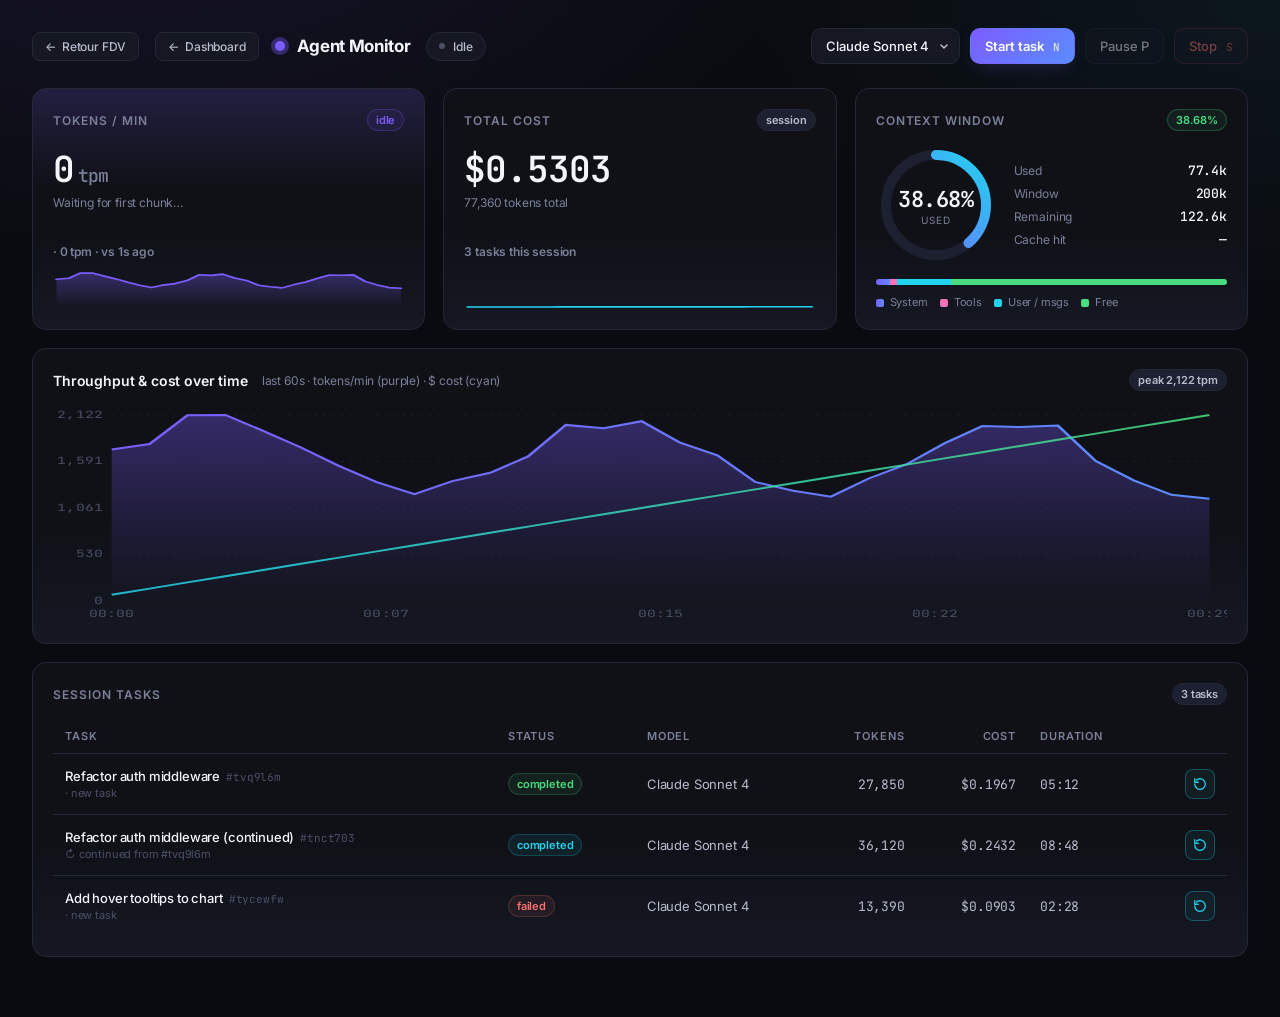
<file: agent-monitor.html>
<!doctype html>
<html lang="en">
<head>
<meta charset="utf-8" />
<meta name="viewport" content="width=device-width, initial-scale=1" />
<title>Agent Monitor — Tokens, Cost & Context</title>
<link rel="preconnect" href="https://fonts.googleapis.com" />
<link rel="preconnect" href="https://fonts.gstatic.com" crossorigin />
<link href="https://fonts.googleapis.com/css2?family=Inter:wght@400;500;600;700&family=JetBrains+Mono:wght@400;500;600;700&display=swap" rel="stylesheet" />
<style>
  :root {
    --bg-0: #0a0b10;
    --bg-1: #0f1117;
    --bg-2: #151823;
    --bg-3: #1c2030;
    --line: #232838;
    --line-2: #2c3142;
    --text-0: #f4f5fa;
    --text-1: #b8bccd;
    --text-2: #7a8099;
    --text-3: #4a5066;
    --accent: #7c5cff;
    --accent-2: #5b8cff;
    --accent-glow: rgba(124, 92, 255, 0.35);
    --good: #4ade80;
    --warn: #fbbf24;
    --bad:  #f87171;
    --cyan: #22d3ee;
    --pink: #f472b6;
    --shadow: 0 10px 40px -10px rgba(0,0,0,0.6), 0 2px 8px rgba(0,0,0,0.3);
    --radius: 14px;
    --radius-sm: 8px;
  }

  * { box-sizing: border-box; }
  html, body { margin: 0; padding: 0; }
  body {
    font-family: 'Inter', system-ui, -apple-system, Segoe UI, sans-serif;
    background:
      radial-gradient(1200px 600px at 10% -10%, rgba(124,92,255,0.10), transparent 60%),
      radial-gradient(900px 500px at 100% 0%, rgba(34,211,238,0.06), transparent 60%),
      var(--bg-0);
    color: var(--text-0);
    min-height: 100vh;
    -webkit-font-smoothing: antialiased;
    letter-spacing: -0.01em;
  }
  .mono { font-family: 'JetBrains Mono', ui-monospace, Menlo, monospace; font-variant-numeric: tabular-nums; }

  /* Layout */
  .app { max-width: 1400px; margin: 0 auto; padding: 28px 32px 60px; }

  /* Top bar */
  .topbar {
    display: flex; align-items: center; gap: 16px;
    margin-bottom: 24px;
  }
  .brand {
    display: flex; align-items: center; gap: 12px;
    font-weight: 700; letter-spacing: -0.02em; font-size: 17px;
  }
  .brand .dot {
    width: 10px; height: 10px; border-radius: 50%;
    background: var(--accent);
    box-shadow: 0 0 0 4px var(--accent-glow);
  }
  .pill {
    display: inline-flex; align-items: center; gap: 8px;
    padding: 6px 12px; border-radius: 999px;
    background: var(--bg-2); border: 1px solid var(--line);
    color: var(--text-1); font-size: 12px; font-weight: 500;
  }
  .pill .pdot { width: 6px; height: 6px; border-radius: 50%; background: var(--text-3); }
  .pill.live .pdot { background: var(--good); box-shadow: 0 0 0 0 rgba(74,222,128,0.5); animation: pulse 1.6s infinite; }
  .pill.idle .pdot  { background: var(--text-3); }
  .pill.paused .pdot{ background: var(--warn); }
  .pill.error .pdot { background: var(--bad); }
  @keyframes pulse {
    0%   { box-shadow: 0 0 0 0 rgba(74,222,128,0.55); }
    70%  { box-shadow: 0 0 0 10px rgba(74,222,128,0); }
    100% { box-shadow: 0 0 0 0 rgba(74,222,128,0); }
  }

  .topbar .spacer { flex: 1; }
  .topbar .right { display: flex; align-items: center; gap: 10px; }

  .select, .btn {
    appearance: none; border: 1px solid var(--line); background: var(--bg-2);
    color: var(--text-0); font: 500 13px 'Inter', sans-serif;
    padding: 9px 14px; border-radius: 10px; cursor: pointer;
    transition: all .15s ease;
  }
  .select:hover, .btn:hover { background: var(--bg-3); border-color: var(--line-2); }
  .select { padding-right: 30px; background-image: url("data:image/svg+xml;utf8,<svg xmlns='http://www.w3.org/2000/svg' width='10' height='10' viewBox='0 0 10 10'><path d='M2 4l3 3 3-3' fill='none' stroke='%23b8bccd' stroke-width='1.5' stroke-linecap='round'/></svg>"); background-repeat: no-repeat; background-position: right 10px center; }
  .btn.primary {
    background: linear-gradient(135deg, var(--accent), var(--accent-2));
    border-color: transparent; color: white; font-weight: 600;
    box-shadow: 0 6px 20px -8px var(--accent-glow);
  }
  .btn.primary:hover { filter: brightness(1.08); }
  .btn.danger { color: var(--bad); border-color: rgba(248,113,113,0.25); }
  .btn.danger:hover { background: rgba(248,113,113,0.08); }
  .btn.ghost { background: transparent; }
  .btn:disabled { opacity: 0.45; cursor: not-allowed; }
  .btn .kbd { font-family: 'JetBrains Mono', monospace; font-size: 11px; opacity: 0.75; margin-left: 6px; }

  /* Task header */
  .task-header {
    display: flex; align-items: center; gap: 14px;
    background: linear-gradient(180deg, rgba(124,92,255,0.06), transparent);
    border: 1px solid var(--line);
    border-radius: var(--radius);
    padding: 16px 20px;
    margin-bottom: 20px;
  }
  .task-header .icon {
    width: 38px; height: 38px; border-radius: 10px;
    background: linear-gradient(135deg, var(--accent), var(--accent-2));
    display: flex; align-items: center; justify-content: center;
    font-weight: 700; font-size: 16px; color: white;
  }
  .task-header .info { display: flex; flex-direction: column; gap: 2px; min-width: 0; flex: 1; }
  .task-header .title { font-size: 15px; font-weight: 600; letter-spacing: -0.01em; }
  .task-header .sub  { font-size: 12px; color: var(--text-2); }
  .task-header .meta { display: flex; gap: 14px; }
  .task-header .meta .k { color: var(--text-2); margin-right: 4px; }
  .task-header .meta .v { color: var(--text-0); font-weight: 500; }

  /* Grid */
  .grid {
    display: grid; gap: 18px;
    grid-template-columns: repeat(12, 1fr);
  }
  .card {
    background: linear-gradient(180deg, var(--bg-1), var(--bg-1) 60%, var(--bg-2));
    border: 1px solid var(--line);
    border-radius: var(--radius);
    padding: 20px;
    position: relative; overflow: hidden;
  }
  .card.glow::before {
    content: ''; position: absolute; inset: -1px;
    background: linear-gradient(180deg, rgba(124,92,255,0.18), transparent 40%);
    border-radius: inherit; pointer-events: none; z-index: 0;
  }
  .card > * { position: relative; z-index: 1; }
  .card-h {
    display: flex; align-items: center; justify-content: space-between;
    margin-bottom: 14px;
  }
  .card-h .label { font-size: 12px; font-weight: 600; text-transform: uppercase; letter-spacing: 0.08em; color: var(--text-2); }
  .card-h .right { display: flex; align-items: center; gap: 8px; }
  .tag {
    display: inline-flex; align-items: center; gap: 6px;
    font-size: 11px; font-weight: 600; padding: 3px 8px; border-radius: 999px;
    background: var(--bg-3); color: var(--text-1); border: 1px solid var(--line);
  }
  .tag.good { color: var(--good); border-color: rgba(74,222,128,0.25); background: rgba(74,222,128,0.07); }
  .tag.warn { color: var(--warn); border-color: rgba(251,191,36,0.25); background: rgba(251,191,36,0.07); }
  .tag.bad  { color: var(--bad);  border-color: rgba(248,113,113,0.25); background: rgba(248,113,113,0.07); }
  .tag.acc  { color: var(--accent); border-color: rgba(124,92,255,0.25); background: rgba(124,92,255,0.08); }

  /* KPI cards */
  .kpi { grid-column: span 4; min-height: 158px; display: flex; flex-direction: column; }
  .kpi .value {
    font-family: 'JetBrains Mono', monospace;
    font-size: 36px; font-weight: 600; letter-spacing: -0.03em;
    line-height: 1.05; margin-top: 6px;
  }
  .kpi .value .unit { color: var(--text-2); font-size: 18px; font-weight: 500; margin-left: 4px; }
  .kpi .sub { color: var(--text-2); font-size: 12px; margin-top: 6px; }
  .kpi .delta { font-size: 12px; font-weight: 600; margin-top: auto; padding-top: 12px; }
  .delta.up   { color: var(--good); }
  .delta.down { color: var(--bad); }
  .delta.flat { color: var(--text-2); }

  .spark { height: 38px; margin-top: 12px; }

  /* Context card spans 4 cols, has ring */
  .ctx { grid-column: span 4; min-height: 158px; }
  .ctx .row { display: flex; align-items: center; gap: 18px; }
  .ring-wrap { position: relative; width: 120px; height: 120px; flex-shrink: 0; }
  .ring-wrap svg { transform: rotate(-90deg); }
  .ring-wrap .center {
    position: absolute; inset: 0; display: flex; flex-direction: column;
    align-items: center; justify-content: center;
  }
  .ring-wrap .center .pct { font-family: 'JetBrains Mono', monospace; font-size: 22px; font-weight: 600; letter-spacing: -0.02em; }
  .ring-wrap .center .lab { font-size: 10px; color: var(--text-2); text-transform: uppercase; letter-spacing: 0.1em; }
  .ctx .stats { display: flex; flex-direction: column; gap: 6px; flex: 1; min-width: 0; }
  .ctx .stat { display: flex; justify-content: space-between; align-items: baseline; gap: 8px; }
  .ctx .stat .k { color: var(--text-2); font-size: 12px; }
  .ctx .stat .v { font-family: 'JetBrains Mono', monospace; font-size: 13px; font-weight: 500; }
  .ctx .bar {
    height: 6px; border-radius: 999px; background: var(--bg-3);
    margin-top: 14px; overflow: hidden; display: flex;
  }
  .ctx .bar > span { height: 100%; }
  .ctx .legend { display: flex; flex-wrap: wrap; gap: 8px 12px; margin-top: 10px; font-size: 11px; color: var(--text-2); }
  .ctx .legend i { display: inline-block; width: 8px; height: 8px; border-radius: 2px; margin-right: 6px; vertical-align: middle; }

  /* Chart */
  .chart { grid-column: span 12; min-height: 260px; }
  .chart .head { display: flex; align-items: center; gap: 14px; margin-bottom: 12px; }
  .chart .head h3 { margin: 0; font-size: 14px; font-weight: 600; }
  .chart .head .small { color: var(--text-2); font-size: 12px; }
  .chart-svg { width: 100%; height: 220px; display: block; }
  .chart .axis { stroke: var(--line); stroke-width: 1; }
  .chart .grid-line { stroke: var(--line); stroke-dasharray: 2 4; stroke-width: 1; opacity: 0.5; }
  .chart .axis-text { fill: var(--text-3); font: 10px 'JetBrains Mono', monospace; }
  .chart .line { fill: none; stroke: url(#line-grad); stroke-width: 2; }
  .chart .area { fill: url(#area-grad); }
  .chart .dot { fill: var(--accent); }

  /* Tasks table */
  .tasks { grid-column: span 12; }
  table { width: 100%; border-collapse: collapse; }
  thead th {
    text-align: left; font-size: 11px; font-weight: 600;
    color: var(--text-2); text-transform: uppercase; letter-spacing: 0.08em;
    padding: 10px 12px; border-bottom: 1px solid var(--line);
  }
  tbody td {
    padding: 14px 12px; font-size: 13px; border-bottom: 1px solid var(--line);
    color: var(--text-1); vertical-align: middle;
  }
  tbody tr:hover { background: rgba(255,255,255,0.015); }
  tbody tr:last-child td { border-bottom: none; }
  td .name { color: var(--text-0); font-weight: 500; }
  td .name .id { color: var(--text-3); font-weight: 400; font-family: 'JetBrains Mono', monospace; font-size: 11px; margin-left: 6px; }
  td .badge { display: inline-flex; align-items: center; gap: 6px; font-size: 11px; padding: 3px 8px; border-radius: 999px; font-weight: 600; }
  .badge.completed { color: var(--good); background: rgba(74,222,128,0.08); border: 1px solid rgba(74,222,128,0.2); }
  .badge.running   { color: var(--accent); background: rgba(124,92,255,0.1); border: 1px solid rgba(124,92,255,0.25); }
  .badge.paused    { color: var(--warn); background: rgba(251,191,36,0.08); border: 1px solid rgba(251,191,36,0.2); }
  .badge.failed    { color: var(--bad);  background: rgba(248,113,113,0.08); border: 1px solid rgba(248,113,113,0.2); }
  .badge.resumed   { color: var(--cyan); background: rgba(34,211,238,0.08); border: 1px solid rgba(34,211,238,0.2); }

  .icon-btn {
    width: 30px; height: 30px; display: inline-flex; align-items: center; justify-content: center;
    border-radius: 8px; background: var(--bg-2); border: 1px solid var(--line); color: var(--text-1);
    cursor: pointer; transition: all .15s ease;
  }
  .icon-btn:hover { background: var(--bg-3); color: var(--text-0); border-color: var(--line-2); }
  .icon-btn.resume { color: var(--cyan); border-color: rgba(34,211,238,0.3); background: rgba(34,211,238,0.06); }
  .icon-btn.resume:hover { background: rgba(34,211,238,0.12); }

  /* Toast */
  .toast-wrap { position: fixed; bottom: 24px; right: 24px; display: flex; flex-direction: column; gap: 10px; z-index: 50; }
  .toast {
    background: var(--bg-2); border: 1px solid var(--line); border-radius: 12px;
    padding: 12px 16px; min-width: 280px; box-shadow: var(--shadow);
    display: flex; align-items: center; gap: 10px; font-size: 13px;
    animation: slideIn .25s ease;
  }
  .toast.good { border-color: rgba(74,222,128,0.3); }
  .toast .ico { width: 24px; height: 24px; border-radius: 50%; display: flex; align-items: center; justify-content: center; background: rgba(74,222,128,0.15); color: var(--good); flex-shrink: 0; }
  @keyframes slideIn { from { opacity: 0; transform: translateY(10px); } to { opacity: 1; transform: translateY(0); } }

  /* Modal */
  .modal-bg {
    position: fixed; inset: 0; background: rgba(5,6,10,0.7); backdrop-filter: blur(8px);
    display: none; align-items: center; justify-content: center; z-index: 100;
  }
  .modal-bg.open { display: flex; }
  .modal {
    background: var(--bg-1); border: 1px solid var(--line); border-radius: 16px;
    width: 520px; max-width: 92vw; box-shadow: var(--shadow); overflow: hidden;
    animation: modalIn .2s ease;
  }
  @keyframes modalIn { from { opacity: 0; transform: scale(0.96) translateY(8px); } to { opacity: 1; transform: scale(1) translateY(0); } }
  .modal-h { padding: 18px 20px; border-bottom: 1px solid var(--line); display: flex; align-items: center; gap: 10px; }
  .modal-h h3 { margin: 0; font-size: 15px; font-weight: 600; }
  .modal-b { padding: 20px; }
  .modal-f { padding: 14px 20px; border-top: 1px solid var(--line); display: flex; justify-content: flex-end; gap: 8px; }
  .field { display: flex; flex-direction: column; gap: 6px; margin-bottom: 14px; }
  .field label { font-size: 12px; color: var(--text-2); font-weight: 500; }
  .field input, .field textarea, .field select {
    background: var(--bg-2); border: 1px solid var(--line); color: var(--text-0);
    padding: 10px 12px; border-radius: 8px; font: 13px 'Inter', sans-serif; outline: none;
  }
  .field input:focus, .field textarea:focus, .field select:focus { border-color: var(--accent); box-shadow: 0 0 0 3px rgba(124,92,255,0.15); }
  .field textarea { resize: vertical; min-height: 80px; }

  .help { font-size: 11px; color: var(--text-3); margin-top: 4px; }
  .resumed-from {
    font-size: 12px; color: var(--cyan); padding: 10px 12px; border-radius: 8px;
    background: rgba(34,211,238,0.06); border: 1px solid rgba(34,211,238,0.2);
    margin-bottom: 14px; display: flex; align-items: center; gap: 8px;
  }

  /* Responsive */
  @media (max-width: 1100px) {
    .kpi { grid-column: span 6; }
    .ctx { grid-column: span 6; }
  }
  @media (max-width: 700px) {
    .kpi, .ctx { grid-column: span 12; }
    .app { padding: 18px; }
  }

  /* small utility */
  .row { display: flex; align-items: center; gap: 8px; }
  .gap-2 { gap: 8px; }
  .hidden { display: none !important; }

  /* Back link (top-left pill) */
  .back-link {
    display: inline-flex; align-items: center; gap: 6px;
    padding: 6px 12px; border-radius: 8px;
    background: var(--bg-2); border: 1px solid var(--line);
    color: var(--text-1); font-size: 12px; font-weight: 500;
    text-decoration: none; transition: all .15s ease;
  }
  .back-link:hover { background: var(--bg-3); color: var(--text-0); border-color: var(--accent); }
</style>
</head>
<body>
<div class="app">
  <!-- Top bar -->
  <div class="topbar">
    <a href="/fdv" class="back-link" title="Retour à la FDV">
      <span>←</span>
      <span>Retour FDV</span>
    </a>
    <a href="/dashboard" class="back-link" title="Retour au tableau de bord">
      <span>←</span>
      <span>Dashboard</span>
    </a>
    <div class="brand"><span class="dot"></span> Agent Monitor</div>
    <div id="statusPill" class="pill idle"><span class="pdot"></span><span id="statusText">Idle</span></div>
    <div class="spacer"></div>
    <div class="right">
      <select id="modelSelect" class="select" title="Model">
        <option value="claude-sonnet-4">Claude Sonnet 4</option>
        <option value="claude-opus-4">Claude Opus 4</option>
        <option value="gpt-4o">GPT-4o</option>
        <option value="gemini-2.5-pro">Gemini 2.5 Pro</option>
      </select>
      <button id="startBtn" class="btn primary">Start task <span class="kbd">N</span></button>
      <button id="pauseBtn" class="btn" disabled>Pause <span class="kbd">P</span></button>
      <button id="stopBtn" class="btn danger" disabled>Stop <span class="kbd">S</span></button>
    </div>
  </div>

  <!-- Active task header -->
  <div id="taskHeader" class="task-header hidden">
    <div class="icon" id="taskIcon">▶</div>
    <div class="info">
      <div class="title" id="taskTitle">—</div>
      <div class="sub" id="taskSub">—</div>
    </div>
    <div class="meta">
      <div><span class="k">Started</span><span class="v mono" id="taskStarted">—</span></div>
      <div><span class="k">Duration</span><span class="v mono" id="taskDuration">00:00</span></div>
      <div><span class="k">Model</span><span class="v" id="taskModel">—</span></div>
    </div>
  </div>

  <!-- Grid -->
  <div class="grid">
    <!-- Tokens / min -->
    <div class="card kpi glow">
      <div class="card-h">
        <div class="label">Tokens / min</div>
        <div class="right"><span class="tag acc" id="tokTag">live</span></div>
      </div>
      <div class="value mono"><span id="tpmValue">0</span><span class="unit">tpm</span></div>
      <div class="sub" id="tpmSub">Waiting for first chunk…</div>
      <div class="delta flat" id="tpmDelta">— vs 1m ago</div>
      <svg class="spark" id="sparkTpm" viewBox="0 0 200 38" preserveAspectRatio="none"></svg>
    </div>

    <!-- Cost -->
    <div class="card kpi">
      <div class="card-h">
        <div class="label">Total cost</div>
        <div class="right"><span class="tag" id="costTag">session</span></div>
      </div>
      <div class="value mono">$<span id="costValue">0.0000</span></div>
      <div class="sub" id="costSub">$0.0000 input · $0.0000 output</div>
      <div class="delta flat" id="costDelta">Burn rate $0.00/hr</div>
      <svg class="spark" id="sparkCost" viewBox="0 0 200 38" preserveAspectRatio="none"></svg>
    </div>

    <!-- Context -->
    <div class="card ctx">
      <div class="card-h">
        <div class="label">Context window</div>
        <div class="right"><span class="tag" id="ctxTag">0%</span></div>
      </div>
      <div class="row">
        <div class="ring-wrap">
          <svg width="120" height="120" viewBox="0 0 120 120">
            <circle cx="60" cy="60" r="50" fill="none" stroke="var(--bg-3)" stroke-width="10" />
            <circle id="ringFg" cx="60" cy="60" r="50" fill="none" stroke="url(#ring-grad)" stroke-width="10"
                    stroke-linecap="round" stroke-dasharray="314.16" stroke-dashoffset="314.16" />
            <defs>
              <linearGradient id="ring-grad" x1="0" y1="0" x2="1" y2="1">
                <stop offset="0%" stop-color="#7c5cff" />
                <stop offset="100%" stop-color="#22d3ee" />
              </linearGradient>
            </defs>
          </svg>
          <div class="center">
            <div class="pct mono" id="ctxPct">0%</div>
            <div class="lab">used</div>
          </div>
        </div>
        <div class="stats">
          <div class="stat"><span class="k">Used</span><span class="v mono" id="ctxUsed">0</span></div>
          <div class="stat"><span class="k">Window</span><span class="v mono" id="ctxWindow">200k</span></div>
          <div class="stat"><span class="k">Remaining</span><span class="v mono" id="ctxRemain">200k</span></div>
          <div class="stat"><span class="k">Cache hit</span><span class="v mono" id="ctxCache">0%</span></div>
        </div>
      </div>
      <div class="bar">
        <span style="width:0%;background:linear-gradient(90deg,#7c5cff,#5b8cff)" id="ctxBarSystem"></span>
        <span style="width:0%;background:#f472b6" id="ctxBarTools"></span>
        <span style="width:0%;background:#22d3ee" id="ctxBarUser"></span>
        <span style="width:0%;background:#4ade80" id="ctxBarFree"></span>
      </div>
      <div class="legend">
        <span><i style="background:linear-gradient(90deg,#7c5cff,#5b8cff)"></i>System</span>
        <span><i style="background:#f472b6"></i>Tools</span>
        <span><i style="background:#22d3ee"></i>User / msgs</span>
        <span><i style="background:#4ade80"></i>Free</span>
      </div>
    </div>

    <!-- Chart -->
    <div class="card chart">
      <div class="head">
        <h3>Throughput & cost over time</h3>
        <span class="small">last 60s · tokens/min (purple) · $ cost (cyan)</span>
        <div style="flex:1"></div>
        <span class="tag" id="chartPeak">peak — tpm</span>
      </div>
      <svg class="chart-svg" id="chartSvg" viewBox="0 0 800 220" preserveAspectRatio="none">
        <defs>
          <linearGradient id="line-grad" x1="0" y1="0" x2="1" y2="0">
            <stop offset="0%" stop-color="#7c5cff" />
            <stop offset="100%" stop-color="#5b8cff" />
          </linearGradient>
          <linearGradient id="area-grad" x1="0" y1="0" x2="0" y2="1">
            <stop offset="0%" stop-color="rgba(124,92,255,0.35)" />
            <stop offset="100%" stop-color="rgba(124,92,255,0)" />
          </linearGradient>
          <linearGradient id="line2-grad" x1="0" y1="0" x2="1" y2="0">
            <stop offset="0%" stop-color="#22d3ee" />
            <stop offset="100%" stop-color="#4ade80" />
          </linearGradient>
        </defs>
        <g id="chartGrid"></g>
        <path id="areaPath" class="area" d="" />
        <path id="linePath" class="line" d="" />
        <path id="line2Path" class="line" style="stroke:url(#line2-grad); opacity:.85" d="" />
        <g id="chartLabels"></g>
      </svg>
    </div>

    <!-- Tasks -->
    <div class="card tasks">
      <div class="card-h">
        <div class="label">Session tasks</div>
        <div class="right">
          <span class="tag" id="taskCountTag">0 tasks</span>
        </div>
      </div>
      <table>
        <thead>
          <tr>
            <th>Task</th><th>Status</th><th>Model</th>
            <th style="text-align:right">Tokens</th>
            <th style="text-align:right">Cost</th>
            <th>Duration</th><th></th>
          </tr>
        </thead>
        <tbody id="tasksBody">
          <tr><td colspan="7" style="text-align:center;color:var(--text-3);padding:32px">No tasks yet. Hit <b>Start task</b> to begin.</td></tr>
        </tbody>
      </table>
    </div>
  </div>
</div>

<!-- Start task modal -->
<div id="modalBg" class="modal-bg">
  <div class="modal">
    <div class="modal-h">
      <div class="icon" style="width:28px;height:28px;border-radius:8px;background:linear-gradient(135deg,#7c5cff,#5b8cff);display:flex;align-items:center;justify-content:center;font-size:13px;font-weight:700">▶</div>
      <h3 id="modalTitle">Start a new task</h3>
    </div>
    <div class="modal-b">
      <div id="resumedBanner" class="resumed-from hidden">
        <span>↻</span><span>Resuming from <b id="resumedFromName">—</b> · previous context will be carried over</span>
      </div>
      <div class="field">
        <label>Task name</label>
        <input id="taskName" type="text" placeholder="e.g. Refactor auth middleware" />
      </div>
      <div class="field">
        <label>Goal / prompt</label>
        <textarea id="taskPrompt" placeholder="Describe what the agent should accomplish…"></textarea>
        <div class="help">Tokens will be billed as they stream. The dashboard updates in real time.</div>
      </div>
    </div>
    <div class="modal-f">
      <button class="btn ghost" id="modalCancel">Cancel</button>
      <button class="btn primary" id="modalStart">Start</button>
    </div>
  </div>
</div>

<!-- Toasts -->
<div class="toast-wrap" id="toastWrap"></div>

<script>
/* ------------------------------------------------------------------
 *  Agent Monitor — single-file dashboard
 *  - Models + pricing
 *  - Live token / cost / context simulation
 *  - Tasks table with Resume flow
 * ------------------------------------------------------------------ */

const MODELS = {
  'claude-sonnet-4': { name: 'Claude Sonnet 4',  ctx: 200_000, in: 3.00,  out: 15.00, cache: 0.30 },
  'claude-opus-4':   { name: 'Claude Opus 4',    ctx: 200_000, in: 15.00, out: 75.00, cache: 1.50 },
  'gpt-4o':          { name: 'GPT-4o',           ctx: 128_000, in: 2.50,  out: 10.00, cache: 1.25 },
  'gemini-2.5-pro':  { name: 'Gemini 2.5 Pro',    ctx: 1_000_000, in: 1.25, out: 5.00, cache: 0.31 },
};
const fmtInt = n => Math.round(n).toLocaleString('en-US');
const fmtUsd = n => n.toFixed(4);
const fmtCtx = n => n >= 1000 ? (n/1000).toFixed(n%1000===0?0:1) + 'k' : Math.round(n).toString();
const pad2 = n => String(n).padStart(2, '0');
const durStr = sec => `${pad2(Math.floor(sec/60))}:${pad2(sec%60)}`;

/* ------------- State ------------- */
const state = {
  tasks: [],
  current: null,        // active task object
  status: 'idle',       // idle | running | paused | completed
  resumingFrom: null,
  // timeseries: arrays of {t, tpm, cost}
  series: [],
  startedAt: null,
  // per-second counters
  accum: { inTok: 0, outTok: 0, cost: 0, tpm: 0 },
  windowStartIn: 0,     // accumulator for tokens-in at start of current 1m window
  windowStartOut: 0,
  prevTpm: 0,
  // for sparkline
  sparkTpm: [],
  sparkCost: [],
  peakTpm: 0,
  tickHandle: null,
  // for chart
  maxPoints: 60,
};

/* ------------- DOM ------------- */
const $ = id => document.getElementById(id);
const ui = {
  statusPill: $('statusPill'),
  statusText: $('statusText'),
  startBtn: $('startBtn'),
  pauseBtn: $('pauseBtn'),
  stopBtn: $('stopBtn'),
  model: $('modelSelect'),
  taskHeader: $('taskHeader'),
  taskTitle: $('taskTitle'),
  taskSub: $('taskSub'),
  taskIcon: $('taskIcon'),
  taskStarted: $('taskStarted'),
  taskDuration: $('taskDuration'),
  taskModel: $('taskModel'),
  tpmValue: $('tpmValue'),
  tpmSub: $('tpmSub'),
  tpmDelta: $('tpmDelta'),
  tokTag: $('tokTag'),
  sparkTpm: $('sparkTpm'),
  sparkCost: $('sparkCost'),
  costValue: $('costValue'),
  costSub: $('costSub'),
  costDelta: $('costDelta'),
  ctxTag: $('ctxTag'),
  ctxPct: $('ctxPct'),
  ctxUsed: $('ctxUsed'),
  ctxWindow: $('ctxWindow'),
  ctxRemain: $('ctxRemain'),
  ctxCache: $('ctxCache'),
  ctxBarSystem: $('ctxBarSystem'),
  ctxBarTools: $('ctxBarTools'),
  ctxBarUser: $('ctxBarUser'),
  ctxBarFree: $('ctxBarFree'),
  ringFg: $('ringFg'),
  tasksBody: $('tasksBody'),
  taskCountTag: $('taskCountTag'),
  modalBg: $('modalBg'),
  modalTitle: $('modalTitle'),
  modalCancel: $('modalCancel'),
  modalStart: $('modalStart'),
  taskName: $('taskName'),
  taskPrompt: $('taskPrompt'),
  resumedBanner: $('resumedBanner'),
  resumedFromName: $('resumedFromName'),
  chartSvg: $('chartSvg'),
  chartGrid: $('chartGrid'),
  linePath: $('linePath'),
  line2Path: $('line2Path'),
  areaPath: $('areaPath'),
  chartLabels: $('chartLabels'),
  chartPeak: $('chartPeak'),
  toastWrap: $('toastWrap'),
};

/* ------------- Toast ------------- */
function toast(msg, kind='good') {
  const el = document.createElement('div');
  el.className = 'toast ' + kind;
  el.innerHTML = `<div class="ico">✓</div><div>${msg}</div>`;
  ui.toastWrap.appendChild(el);
  setTimeout(() => { el.style.opacity = '0'; el.style.transform = 'translateY(8px)'; el.style.transition = 'all .25s ease'; }, 2400);
  setTimeout(() => el.remove(), 2800);
}

/* ------------- Status / UI helpers ------------- */
function setStatus(s) {
  state.status = s;
  ui.statusPill.classList.remove('live','idle','paused','error');
  ui.statusText.textContent = ({idle:'Idle', running:'Running', paused:'Paused', completed:'Completed'})[s] || s;
  if (s === 'running') ui.statusPill.classList.add('live');
  else if (s === 'paused') ui.statusPill.classList.add('paused');
  else if (s === 'completed') ui.statusPill.classList.add('idle');
  else ui.statusPill.classList.add('idle');

  ui.startBtn.disabled = (s === 'running' || s === 'paused');
  ui.pauseBtn.disabled = (s !== 'running' && s !== 'paused');
  ui.pauseBtn.textContent = (s === 'paused' ? 'Resume ' : 'Pause ') + (s === 'paused' ? 'P' : 'P');
  ui.stopBtn.disabled = (s !== 'running' && s !== 'paused');
}

/* ------------- Task lifecycle ------------- */
function openStartModal(resumingFrom = null) {
  state.resumingFrom = resumingFrom;
  if (resumingFrom) {
    ui.modalTitle.textContent = 'Resume task';
    ui.resumedBanner.classList.remove('hidden');
    ui.resumedFromName.textContent = resumingFrom.name;
    ui.taskName.value = resumingFrom.name + ' (continued)';
    ui.taskName.disabled = true;
    ui.taskPrompt.value = `Continuing from task ${resumingFrom.id}.\n\nPick up where the previous run left off. Previous context (${fmtInt(resumingFrom.inTok + resumingFrom.outTok)} tokens) will be carried over as a summary.`;
    ui.taskPrompt.disabled = true;
  } else {
    ui.modalTitle.textContent = 'Start a new task';
    ui.resumedBanner.classList.add('hidden');
    ui.taskName.value = '';
    ui.taskName.disabled = false;
    ui.taskPrompt.value = '';
    ui.taskPrompt.disabled = false;
  }
  ui.modalBg.classList.add('open');
  setTimeout(() => ui.taskName.focus(), 50);
}
function closeModal() { ui.modalBg.classList.remove('open'); state.resumingFrom = null; }

function startTask() {
  const name = ui.taskName.value.trim() || 'Untitled task';
  const prompt = ui.taskPrompt.value.trim() || '(no prompt)';
  const modelKey = ui.model.value;
  const model = MODELS[modelKey];
  const isResume = !!state.resumingFrom;
  const parent = state.resumingFrom;

  const task = {
    id: 't' + Math.random().toString(36).slice(2, 8),
    name, prompt, modelKey, modelName: model.name,
    status: 'running',
    isResume, parentId: parent ? parent.id : null,
    inTok: 0, outTok: 0, cost: 0,
    // context composition (% of model window)
    ctx: { system: 0.04, tools: 0.0, user: 0.0, free: 1.0 },
    startedAt: Date.now(),
    endedAt: null,
    history: [], // {t, tpm, cost, used}
  };

  // If resumed, seed with a summary of prior context
  if (parent) {
    const seed = (parent.inTok + parent.outTok);
    task.inTok = Math.round(seed * 0.35);
    task.outTok = Math.round(seed * 0.20);
    task.cost = (task.inTok/1e6)*model.in + (task.outTok/1e6)*model.out;
    task.ctx.system = 0.06;
    task.ctx.tools = Math.min(0.08, (parent.outTok/1e6) * 0.4);
    task.ctx.user  = 0.03;
    // free = 1 - sum
    task.ctx.free = Math.max(0, 1 - (task.ctx.system + task.ctx.tools + task.ctx.user));
  }

  state.tasks.unshift(task);
  state.current = task;
  state.startedAt = task.startedAt;
  state.windowStartIn = task.inTok;
  state.windowStartOut = task.outTok;
  state.sparkTpm = []; state.sparkCost = []; state.peakTpm = 0; state.series = [];
  state.accum = { inTok: task.inTok, outTok: task.outTok, cost: task.cost, tpm: 0 };
  closeModal();
  setStatus('running');
  showTaskHeader(task);
  renderTasks();
  startTicker();
  toast(isResume ? `Resumed from <b>${parent.name}</b> with ${fmtInt(task.inTok+task.outTok)} carry-over tokens` : 'Task started', 'good');
}

function pauseTask() {
  if (!state.current) return;
  if (state.status === 'running') { setStatus('paused'); state.current.status = 'paused'; }
  else if (state.status === 'paused') { setStatus('running'); state.current.status = 'running'; }
  renderTasks();
}

function stopTask(reason = 'completed') {
  if (!state.current) return;
  state.current.status = reason;
  state.current.endedAt = Date.now();
  setStatus('completed');
  stopTicker();
  // add final series point
  pushSeriesPoint();
  state.current = null;
  ui.taskHeader.classList.add('hidden');
  renderTasks();
  toast(reason === 'completed' ? 'Task completed · you can resume it below' : 'Task stopped', reason === 'completed' ? 'good' : 'good');
  renderAll();
}

function resumeTask(taskId) {
  const t = state.tasks.find(x => x.id === taskId);
  if (!t || t.status === 'running') return;
  openStartModal(t);
}

/* ------------- Live ticker ------------- */
function startTicker() {
  if (state.tickHandle) clearInterval(state.tickHandle);
  state.tickHandle = setInterval(tick, 1000);
}
function stopTicker() { if (state.tickHandle) { clearInterval(state.tickHandle); state.tickHandle = null; } }

function tick() {
  if (state.status !== 'running' || !state.current) return;
  // Simulate streaming tokens. Out tokens roughly 1/3 of in for chat.
  const model = state.current.modelKey ? MODELS[state.current.modelKey] : MODELS['claude-sonnet-4'];
  // Variable rate to make it feel real: baseline + jitter
  const base = 1800;   // tpm
  const jitter = (Math.random() - 0.3) * 1200; // occasional bursts
  const tpmNow = Math.max(120, Math.round(base + jitter));
  const inPerSec = tpmNow * 0.66 / 60;
  const outPerSec = tpmNow * 0.34 / 60;

  state.current.inTok += inPerSec;
  state.current.outTok += outPerSec;
  const incCost = (inPerSec/1e6)*model.in + (outPerSec/1e6)*model.out;
  state.current.cost += incCost;

  // Update context composition (grows over time, with some compaction)
  const used = state.current.inTok + state.current.outTok;
  const usedRatio = Math.min(0.99, used / model.ctx);
  // model a composition: system 4-6%, tools grow with tool use, user grows with msg history, free shrinks
  state.current.ctx.system = clamp(0.04 + Math.random()*0.01, 0.04, 0.07);
  state.current.ctx.tools  = clamp(state.current.ctx.tools + (Math.random() < 0.2 ? 0.005 : 0), 0, 0.18);
  state.current.ctx.user   = clamp(state.current.ctx.user + 0.0025 + Math.random()*0.0015, 0, usedRatio);
  state.current.ctx.free   = Math.max(0, 1 - (state.current.ctx.system + state.current.ctx.tools + state.current.ctx.user));

  // update 1m tpm (smoothed)
  const totalNow = state.current.inTok + state.current.outTok;
  const total60sAgo = (state._lastSnapshot?.total) ?? (totalNow - inPerSec - outPerSec);
  const tpm1m = Math.max(0, (totalNow - total60sAgo) * 60); // approximate 1m rate from last second
  state._lastSnapshot = { t: Date.now(), total: totalNow };
  state.accum.tpm = state.accum.tpm * 0.7 + tpm1m * 0.3;

  // sparkline + chart sample
  state.sparkTpm.push(tpm1m); state.sparkCost.push(state.current.cost);
  if (state.sparkTpm.length > 30) state.sparkTpm.shift();
  if (state.sparkCost.length > 30) state.sparkCost.shift();
  state.peakTpm = Math.max(state.peakTpm, tpm1m);

  // push series point once per second
  pushSeriesPoint();

  renderAll();
  renderTasks();
  // Auto-complete after a while (only for the demo, when no user is actively watching)
  if (state.series.length > 45 && Math.random() < 0.012) {
    stopTask('completed');
  }
}

function pushSeriesPoint() {
  if (!state.current) return;
  const t = (Date.now() - state.startedAt) / 1000;
  const model = MODELS[state.current.modelKey];
  const usedRatio = Math.min(0.99, (state.current.inTok + state.current.outTok) / model.ctx);
  state.series.push({ t, tpm: state.accum.tpm, cost: state.current.cost, used: usedRatio });
  if (state.series.length > state.maxPoints) state.series.shift();
}

function clamp(v, lo, hi) { return Math.min(hi, Math.max(lo, v)); }

/* ------------- Rendering ------------- */
function showTaskHeader(t) {
  ui.taskHeader.classList.remove('hidden');
  ui.taskTitle.textContent = t.name;
  ui.taskSub.textContent = (t.isResume ? 'Resumed task · carry-over context' : 'New task');
  ui.taskIcon.textContent = t.isResume ? '↻' : '▶';
  ui.taskStarted.textContent = new Date(t.startedAt).toLocaleTimeString();
  ui.taskModel.textContent = t.modelName;
}

function renderAll() {
  renderKpis();
  renderContext();
  renderChart();
  if (state.current) renderTaskHeaderLive();
}

function renderTaskHeaderLive() {
  if (!state.current) return;
  const sec = Math.floor((Date.now() - state.current.startedAt) / 1000);
  ui.taskDuration.textContent = durStr(sec);
}

function renderKpis() {
  // TPM
  const tpm = Math.round(state.accum.tpm);
  ui.tpmValue.textContent = fmtInt(tpm);
  ui.tpmSub.textContent = state.current
    ? `In ${fmtInt(state.current.inTok)} · Out ${fmtInt(state.current.outTok)} tokens streamed`
    : 'Waiting for first chunk…';
  const prev = state.prevTpm || tpm;
  const dlt = tpm - prev;
  const cls = dlt > 5 ? 'up' : dlt < -5 ? 'down' : 'flat';
  const sign = dlt > 0 ? '▲' : dlt < 0 ? '▼' : '·';
  ui.tpmDelta.className = 'delta ' + cls;
  ui.tpmDelta.textContent = `${sign} ${Math.abs(Math.round(dlt))} tpm · vs 1s ago`;
  state.prevTpm = tpm;
  ui.tokTag.textContent = state.status === 'running' ? 'live' : (state.status === 'paused' ? 'paused' : 'idle');
  drawSpark(ui.sparkTpm, state.sparkTpm, '#7c5cff');

  // Cost
  if (state.current) {
    ui.costValue.textContent = fmtUsd(state.current.cost);
    const costIn = (state.current.inTok/1e6) * MODELS[state.current.modelKey].in;
    const costOut = (state.current.outTok/1e6) * MODELS[state.current.modelKey].out;
    ui.costSub.textContent = `$${fmtUsd(costIn)} input · $${fmtUsd(costOut)} output`;
    const hr = state.current.cost * 3600 / Math.max(1, (Date.now() - state.current.startedAt)/1000);
    ui.costDelta.textContent = `Burn rate $${hr.toFixed(2)}/hr · ${MODELS[state.current.modelKey].name}`;
  } else {
    // sum across session
    const total = state.tasks.reduce((s,t)=>s+t.cost,0);
    ui.costValue.textContent = fmtUsd(total);
    const totIn = state.tasks.reduce((s,t)=>s+t.inTok,0);
    const totOut = state.tasks.reduce((s,t)=>s+t.outTok,0);
    ui.costSub.textContent = `${fmtInt(totIn+totOut)} tokens total`;
    ui.costDelta.textContent = `${state.tasks.length} task${state.tasks.length===1?'':'s'} this session`;
  }
  drawSpark(ui.sparkCost, state.sparkCost, '#22d3ee');
  ui.chartPeak.textContent = `peak ${fmtInt(state.peakTpm)} tpm`;
}

function renderContext() {
  const t = state.current;
  if (t) {
    const m = MODELS[t.modelKey];
    const used = t.inTok + t.outTok;
    const pct = used / m.ctx;
    const pctDisp = (pct * 100);
    const colorClass = pctDisp > 85 ? 'bad' : pctDisp > 65 ? 'warn' : 'good';
    ui.ctxTag.className = 'tag ' + colorClass;
    ui.ctxTag.textContent = pctDisp.toFixed(1) + '%';
    ui.ctxPct.textContent = pctDisp.toFixed(1) + '%';
    ui.ctxUsed.textContent = fmtCtx(used);
    ui.ctxWindow.textContent = fmtCtx(m.ctx);
    ui.ctxRemain.textContent = fmtCtx(Math.max(0, m.ctx - used));
    // Cache hit rate (simulated based on resumed vs new)
    const cache = t.isResume ? 60 + Math.random()*15 : 5 + Math.random()*15;
    ui.ctxCache.textContent = cache.toFixed(0) + '%';
    // bar
    ui.ctxBarSystem.style.width = (t.ctx.system*100).toFixed(2) + '%';
    ui.ctxBarTools.style.width  = (t.ctx.tools *100).toFixed(2) + '%';
    ui.ctxBarUser.style.width   = (t.ctx.user  *100).toFixed(2) + '%';
    ui.ctxBarFree.style.width   = (t.ctx.free  *100).toFixed(2) + '%';
    // ring
    const C = 2 * Math.PI * 50;
    ui.ringFg.style.strokeDasharray = C.toFixed(2);
    ui.ringFg.style.strokeDashoffset = (C * (1 - pct)).toFixed(2);
  } else {
    // session aggregates
    const totIn = state.tasks.reduce((s,t)=>s+t.inTok,0);
    const totOut = state.tasks.reduce((s,t)=>s+t.outTok,0);
    const used = totIn + totOut;
    const ctx = 200_000;
    const pct = used / ctx;
    const pctDisp = (pct*100);
    ui.ctxTag.className = 'tag ' + (pctDisp > 50 ? 'warn' : 'good');
    ui.ctxTag.textContent = pctDisp.toFixed(2) + '%';
    ui.ctxPct.textContent = pctDisp.toFixed(2) + '%';
    ui.ctxUsed.textContent = fmtCtx(used);
    ui.ctxWindow.textContent = fmtCtx(ctx);
    ui.ctxRemain.textContent = fmtCtx(Math.max(0, ctx - used));
    ui.ctxCache.textContent = '—';
    const C = 2 * Math.PI * 50;
    ui.ringFg.style.strokeDasharray = C.toFixed(2);
    ui.ringFg.style.strokeDashoffset = (C * (1 - pct)).toFixed(2);
    ui.ctxBarSystem.style.width = '4%';
    ui.ctxBarTools.style.width = '2%';
    ui.ctxBarUser.style.width = Math.min(40, pctDisp*0.4) + '%';
    ui.ctxBarFree.style.width = (100 - 4 - 2 - Math.min(40, pctDisp*0.4)) + '%';
  }
}

function drawSpark(svg, data, color) {
  if (!data || data.length < 2) { svg.innerHTML = ''; return; }
  const w = 200, h = 38, pad = 2;
  const max = Math.max(...data, 1);
  const min = Math.min(...data, 0);
  const range = max - min || 1;
  const pts = data.map((v,i) => {
    const x = pad + (i / (data.length-1)) * (w - 2*pad);
    const y = h - pad - ((v - min) / range) * (h - 2*pad);
    return [x,y];
  });
  const d = 'M ' + pts.map(p => p[0].toFixed(1) + ',' + p[1].toFixed(1)).join(' L ');
  const area = d + ` L ${pts[pts.length-1][0].toFixed(1)},${h-pad} L ${pts[0][0].toFixed(1)},${h-pad} Z`;
  svg.innerHTML = `
    <defs>
      <linearGradient id="sg-${color.slice(1)}" x1="0" y1="0" x2="0" y2="1">
        <stop offset="0%" stop-color="${color}" stop-opacity="0.35"/>
        <stop offset="100%" stop-color="${color}" stop-opacity="0"/>
      </linearGradient>
    </defs>
    <path d="${area}" fill="url(#sg-${color.slice(1)})"/>
    <path d="${d}" fill="none" stroke="${color}" stroke-width="1.6" stroke-linecap="round" stroke-linejoin="round"/>
  `;
}

function renderChart() {
  const data = state.series;
  if (data.length < 2) { ui.linePath.setAttribute('d',''); ui.areaPath.setAttribute('d',''); ui.line2Path.setAttribute('d',''); return; }
  const w = 800, h = 220, padL = 40, padR = 12, padT = 12, padB = 22;
  const innerW = w - padL - padR, innerH = h - padT - padB;
  const maxTpm = Math.max(...data.map(d=>d.tpm), 100);
  const maxCost = Math.max(...data.map(d=>d.cost), 0.0001);
  // grid lines
  let grid = '';
  for (let i = 0; i <= 4; i++) {
    const y = padT + (innerH * i / 4);
    const v = maxTpm * (1 - i/4);
    grid += `<line class="grid-line" x1="${padL}" y1="${y}" x2="${w-padR}" y2="${y}"/>`;
    grid += `<text class="axis-text" x="${padL-6}" y="${y+3}" text-anchor="end">${fmtInt(v)}</text>`;
  }
  // x labels
  const t0 = data[0].t, tEnd = data[data.length-1].t;
  for (let i = 0; i <= 4; i++) {
    const x = padL + (innerW * i / 4);
    const t = t0 + (tEnd - t0) * i / 4;
    grid += `<text class="axis-text" x="${x}" y="${h-6}" text-anchor="middle">${durStr(Math.round(t))}</text>`;
  }
  ui.chartGrid.innerHTML = grid;

  // tpm line
  const pts1 = data.map((d,i) => {
    const x = padL + (innerW * (i/(data.length-1)));
    const y = padT + innerH - (d.tpm/maxTpm)*innerH;
    return [x,y];
  });
  ui.linePath.setAttribute('d', 'M ' + pts1.map(p=>p[0].toFixed(1)+','+p[1].toFixed(1)).join(' L '));
  ui.areaPath.setAttribute('d', ui.linePath.getAttribute('d') + ` L ${pts1[pts1.length-1][0]},${padT+innerH} L ${pts1[0][0]},${padT+innerH} Z`);
  // cost line
  const pts2 = data.map((d,i) => {
    const x = padL + (innerW * (i/(data.length-1)));
    const y = padT + innerH - (d.cost/maxCost)*innerH;
    return [x,y];
  });
  ui.line2Path.setAttribute('d', 'M ' + pts2.map(p=>p[0].toFixed(1)+','+p[1].toFixed(1)).join(' L '));
}

function renderTasks() {
  const tbody = ui.tasksBody;
  ui.taskCountTag.textContent = `${state.tasks.length} task${state.tasks.length===1?'':'s'}`;
  if (state.tasks.length === 0) {
    tbody.innerHTML = `<tr><td colspan="7" style="text-align:center;color:var(--text-3);padding:32px">No tasks yet. Hit <b>Start task</b> to begin.</td></tr>`;
    return;
  }
  tbody.innerHTML = state.tasks.map(t => {
    const dur = t.endedAt ? Math.floor((t.endedAt - t.startedAt)/1000) : Math.floor((Date.now() - t.startedAt)/1000);
    const canResume = (t.status === 'completed' || t.status === 'failed') && t.id !== (state.current && state.current.id);
    const badgeCls = t.status === 'running' ? 'running' : (t.isResume && t.status === 'completed' ? 'resumed' : t.status);
    return `
      <tr>
        <td><div class="name">${escapeHtml(t.name)}<span class="id">#${t.id}</span></div>
            <div style="color:var(--text-3);font-size:11px;margin-top:2px">${t.isResume ? `↻ continued from #${t.parentId}` : '· new task'}</div></td>
        <td><span class="badge ${badgeCls}">${t.status}</span></td>
        <td>${t.modelName}</td>
        <td style="text-align:right" class="mono">${fmtInt(t.inTok + t.outTok)}</td>
        <td style="text-align:right" class="mono">$${fmtUsd(t.cost)}</td>
        <td class="mono">${durStr(dur)}</td>
        <td style="text-align:right">
          ${canResume ? `<button class="icon-btn resume" title="Resume task" data-id="${t.id}">
            <svg width="14" height="14" viewBox="0 0 24 24" fill="none" stroke="currentColor" stroke-width="2.2" stroke-linecap="round" stroke-linejoin="round"><path d="M3 12a9 9 0 1 0 3-6.7"/><path d="M3 3v6h6"/></svg>
          </button>` : `<span style="color:var(--text-3);font-size:11px">—</span>`}
        </td>
      </tr>
    `;
  }).join('');
  // wire resume buttons
  tbody.querySelectorAll('.icon-btn.resume').forEach(b => {
    b.addEventListener('click', () => resumeTask(b.dataset.id));
  });
}

function escapeHtml(s){return s.replace(/[&<>"']/g,c=>({'&':'&amp;','<':'&lt;','>':'&gt;','"':'&quot;',"'":'&#39;'}[c]));}

/* ------------- Header ticker (duration) ------------- */
setInterval(() => { if (state.current) renderTaskHeaderLive(); }, 1000);

/* ------------- Bind UI ------------- */
ui.startBtn.addEventListener('click', () => openStartModal(null));
ui.pauseBtn.addEventListener('click', pauseTask);
ui.stopBtn.addEventListener('click', () => stopTask('completed'));
ui.modalCancel.addEventListener('click', closeModal);
ui.modalBg.addEventListener('click', (e) => { if (e.target === ui.modalBg) closeModal(); });
ui.modalStart.addEventListener('click', startTask);
document.addEventListener('keydown', (e) => {
  if (e.key === 'Escape' && ui.modalBg.classList.contains('open')) closeModal();
  if (e.target.tagName === 'INPUT' || e.target.tagName === 'TEXTAREA') return;
  if (e.key.toLowerCase() === 'n' && !ui.modalBg.classList.contains('open')) openStartModal(null);
  if (e.key.toLowerCase() === 'p' && state.current) pauseTask();
  if (e.key.toLowerCase() === 's' && state.current) stopTask('completed');
});

/* ------------- Seed sample data so the page never looks empty ------------- */
function seed() {
  const m = MODELS['claude-sonnet-4'];
  const samples = [
    { name: 'Refactor auth middleware',           in: 18420, out: 9430, dur: 312, status: 'completed' },
    { name: 'Migrate Postgres → SQLite helpers',  in: 24880, out: 11240, dur: 528, status: 'completed' },
    { name: 'Add hover tooltips to chart',        in: 9210,  out: 4180,  dur: 148, status: 'failed' },
  ];
  const now = Date.now();
  state.tasks = samples.map(s => ({
    id: 't' + Math.random().toString(36).slice(2,8),
    name: s.name, prompt: '(seeded)', modelKey: 'claude-sonnet-4', modelName: m.name,
    status: s.status, isResume: false, parentId: null,
    inTok: s.in, outTok: s.out, cost: (s.in/1e6)*m.in + (s.out/1e6)*m.out,
    ctx: { system: 0.05, tools: 0.02, user: 0.10, free: 0.83 },
    startedAt: now - s.dur*1000 - 5*60*1000,
    endedAt:   now - 5*60*1000,
    history: [],
  }));
  // demo: pretend one task is a resume of another
  state.tasks[1].isResume = true;
  state.tasks[1].parentId = state.tasks[0].id;
  state.tasks[1].name = state.tasks[0].name + ' (continued)';

  // pre-fill series so the chart looks alive
  const dur = 30;
  for (let i = 0; i < dur; i++) {
    const tpm = 1500 + Math.sin(i*0.6)*400 + Math.random()*250;
    const cost = (i+1) * 0.00018;
    state.series.push({ t: i, tpm, cost, used: 0.05 + i*0.002 });
  }
  state.peakTpm = Math.max(...state.series.map(s=>s.tpm));
  state.sparkTpm = state.series.slice(-30).map(s=>s.tpm);
  state.sparkCost = state.series.slice(-30).map(s=>s.cost);

  renderTasks();
  renderAll();
  setStatus('idle');
}
seed();
</script>
</body>
</html>
</file>
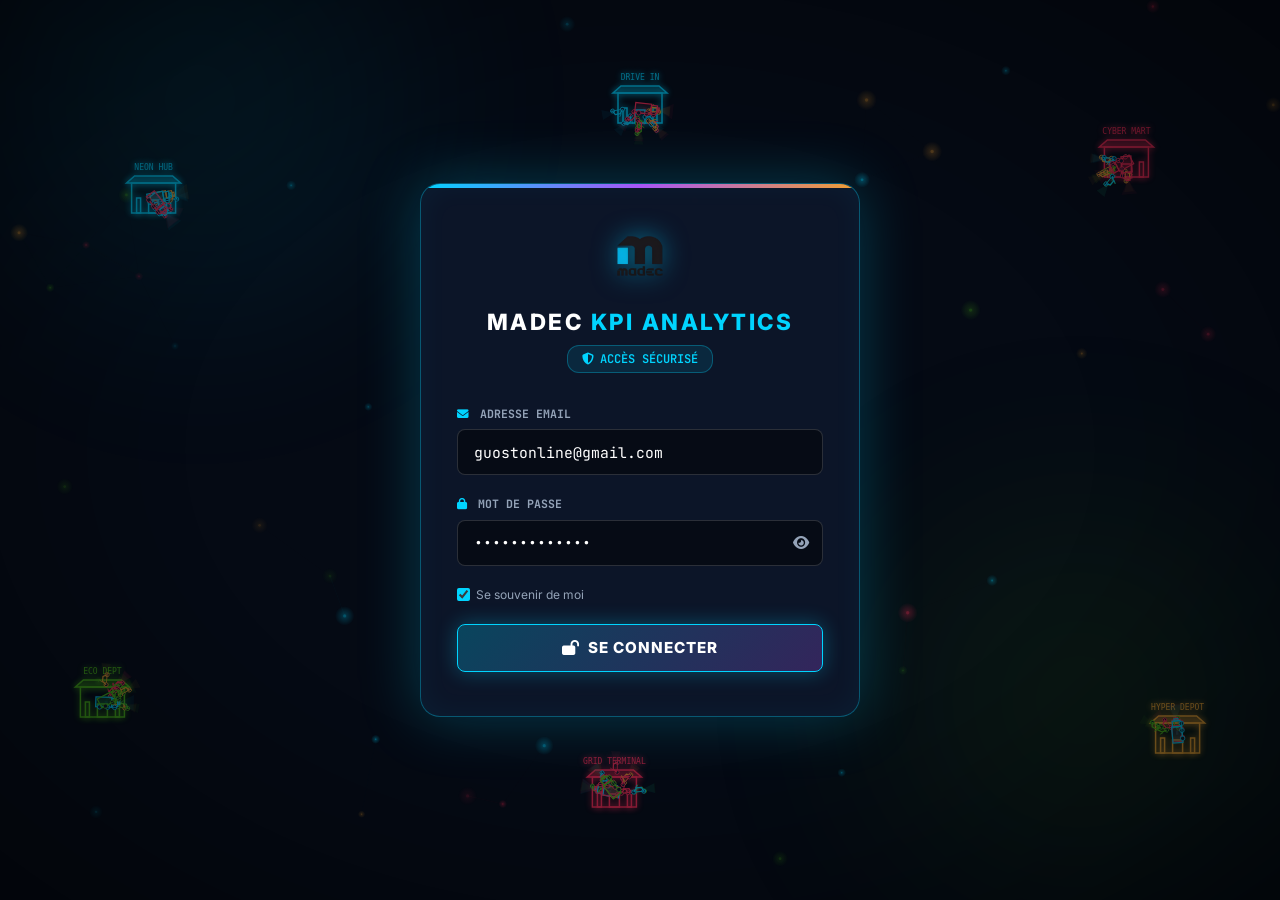
<file: login.html>
<!DOCTYPE html>
<html lang="fr">
<head>
    <meta charset="UTF-8">
    <meta name="viewport" content="width=device-width, initial-scale=1.0">
    <title>MADEC KPI Analytics - Connexion Espace Sécurisé</title>
    <!-- Favicon -->
    <link rel="icon" type="image/png" href="/static/logo.png">
    <!-- Google Fonts -->
    <link rel="preconnect" href="https://fonts.googleapis.com">
    <link rel="preconnect" href="https://fonts.gstatic.com" crossorigin>
    <link href="https://fonts.googleapis.com/css2?family=Inter:wght@300;400;500;600;700;800&family=JetBrains+Mono:wght@400;500;700&display=swap" rel="stylesheet">
    <!-- FontAwesome Icons -->
    <link rel="stylesheet" href="https://cdnjs.cloudflare.com/ajax/libs/font-awesome/6.4.0/css/all.min.css">
    <!-- Custom CSS -->
    <link rel="stylesheet" href="/static/css/style.css?v=3.3">
    <style>
        body {
            margin: 0;
            padding: 0;
            min-height: 100vh;
            display: flex;
            align-items: center;
            justify-content: center;
            background: #050a14;
            font-family: 'Inter', sans-serif;
            overflow: hidden;
            position: relative;
        }
        .login-wrapper {
            position: relative;
            z-index: 100;
            width: 440px;
            max-width: 92vw;
        }
        .login-card {
            background: rgba(13, 23, 42, 0.94);
            backdrop-filter: blur(25px);
            -webkit-backdrop-filter: blur(25px);
            border: 1px solid rgba(0, 212, 255, 0.35);
            box-shadow: 0 0 60px rgba(0, 212, 255, 0.25), inset 0 0 30px rgba(0, 212, 255, 0.05);
            border-radius: 20px;
            padding: 2.75rem 2.25rem;
            position: relative;
            overflow: hidden;
        }
        .glow-top-bar {
            position: absolute;
            top: 0;
            left: 0;
            right: 0;
            height: 4px;
            background: linear-gradient(90deg, var(--neon-blue, #00d4ff), var(--neon-purple, #a855f7), var(--neon-amber, #ffb703));
        }
        .form-input {
            width: 100%;
            height: 46px;
            background: rgba(0, 0, 0, 0.45);
            border: 1px solid rgba(255, 255, 255, 0.15);
            border-radius: 8px;
            padding: 0 1rem;
            color: #ffffff;
            font-size: 0.92rem;
            font-family: 'JetBrains Mono', monospace;
            outline: none;
            box-sizing: border-box;
            transition: all 0.2s ease;
        }
        .form-input:focus {
            border-color: var(--neon-blue, #00d4ff);
            box-shadow: 0 0 12px rgba(0, 212, 255, 0.3);
            background: rgba(0, 0, 0, 0.6);
        }
        .login-btn {
            height: 48px;
            width: 100%;
            border-radius: 8px;
            border: 1px solid var(--neon-blue, #00d4ff);
            background: linear-gradient(135deg, rgba(0, 212, 255, 0.25), rgba(168, 85, 247, 0.25));
            box-shadow: 0 0 20px rgba(0, 212, 255, 0.3);
            color: #ffffff;
            font-size: 0.95rem;
            font-weight: 800;
            font-family: 'Inter', sans-serif;
            letter-spacing: 1px;
            cursor: pointer;
            display: flex;
            align-items: center;
            justify-content: center;
            gap: 8px;
            transition: all 0.2s ease;
        }
        .login-btn:hover {
            transform: translateY(-2px);
            box-shadow: 0 0 30px rgba(0, 212, 255, 0.5);
            background: linear-gradient(135deg, rgba(0, 212, 255, 0.4), rgba(168, 85, 247, 0.4));
        }
    </style>
</head>
<body class="cyber-grid">
    <!-- Animated background particles -->
    <canvas id="bg-particles" aria-hidden="true"></canvas>
    <div class="bg-scanline" aria-hidden="true"></div>
    <div class="bg-vignette" aria-hidden="true"></div>
    <div class="glow-orb orb-1"></div>
    <div class="glow-orb orb-2"></div>

    <div class="login-wrapper">
        <div class="login-card">
            <div class="glow-top-bar"></div>

            <!-- Logo & Brand Header -->
            <div style="text-align: center; margin-bottom: 2rem;">
                <img src="/static/logo.png" alt="MADEC Logo" style="height: 56px; margin-bottom: 0.9rem; filter: drop-shadow(0 0 12px rgba(0, 212, 255, 0.5));">
                <h2 style="font-size: 1.4rem; font-weight: 800; letter-spacing: 2.5px; color: #ffffff; text-transform: uppercase; margin: 0 0 0.4rem 0;">
                    MADEC <span style="color: #00d4ff;">KPI ANALYTICS</span>
                </h2>
                <div style="display: inline-flex; align-items: center; gap: 6px; padding: 4px 14px; border-radius: 12px; background: rgba(0, 212, 255, 0.1); border: 1px solid rgba(0, 212, 255, 0.3); color: #00d4ff; font-size: 0.75rem; font-family: 'JetBrains Mono', monospace; font-weight: 600;">
                    <i class="fa-solid fa-shield-halved"></i> ACCÈS SÉCURISÉ
                </div>
            </div>

            <!-- Error Message Alert -->
            <div id="login-error-alert" style="display: none; align-items: center; gap: 8px; background: rgba(255, 45, 85, 0.12); border: 1px solid #ff0055; color: #ff0055; padding: 0.7rem 0.9rem; border-radius: 8px; font-size: 0.8rem; font-family: 'JetBrains Mono', monospace; margin-bottom: 1.25rem;">
                <i class="fa-solid fa-circle-exclamation"></i>
                <span id="login-error-text">Email ou mot de passe incorrect.</span>
            </div>

            <!-- Login Form -->
            <form id="standalone-login-form" onsubmit="submitLogin(event)" style="display: flex; flex-direction: column; gap: 1.25rem;">
                <div>
                    <label style="display: block; font-size: 0.72rem; font-family: 'JetBrains Mono', monospace; color: #94a3b8; text-transform: uppercase; font-weight: 700; margin-bottom: 0.45rem;">
                        <i class="fa-solid fa-envelope" style="color: #00d4ff; margin-right: 4px;"></i> Adresse Email
                    </label>
                    <input type="email" id="login-email" required placeholder="nom@exemple.com" value="guostonline@gmail.com" class="form-input">
                </div>

                <div>
                    <label style="display: block; font-size: 0.72rem; font-family: 'JetBrains Mono', monospace; color: #94a3b8; text-transform: uppercase; font-weight: 700; margin-bottom: 0.45rem;">
                        <i class="fa-solid fa-lock" style="color: #00d4ff; margin-right: 4px;"></i> Mot de passe
                    </label>
                    <div style="position: relative;">
                        <input type="password" id="login-password" required placeholder="••••••••••••" value="@Iamsorry123#" class="form-input" style="padding-right: 2.75rem;">
                        <button type="button" onclick="togglePasswordView()" style="position: absolute; right: 10px; top: 50%; transform: translateY(-50%); background: none; border: none; color: #94a3b8; cursor: pointer; font-size: 0.9rem; padding: 4px;">
                            <i class="fa-solid fa-eye" id="toggle-eye-icon"></i>
                        </button>
                    </div>
                </div>

                <div style="display: flex; align-items: center; justify-content: space-between; font-size: 0.75rem; color: #94a3b8;">
                    <label style="display: flex; align-items: center; gap: 6px; cursor: pointer; user-select: none;">
                        <input type="checkbox" id="login-remember" checked style="accent-color: #00d4ff; cursor: pointer;"> Se souvenir de moi
                    </label>
                </div>

                <button type="submit" id="login-btn" class="login-btn">
                    <i class="fa-solid fa-lock-open" id="login-icon"></i>
                    <span id="login-text">SE CONNECTER</span>
                </button>
            </form>
        </div>
    </div>

    <!-- Script JS -->
    <script src="/static/js/bg-anim.js?v=5.0"></script>
    <script>
        function togglePasswordView() {
            const input = document.getElementById('login-password');
            const icon = document.getElementById('toggle-eye-icon');
            if (input && icon) {
                if (input.type === 'password') {
                    input.type = 'text';
                    icon.className = 'fa-solid fa-eye-slash';
                } else {
                    input.type = 'password';
                    icon.className = 'fa-solid fa-eye';
                }
            }
        }

        function submitLogin(e) {
            e.preventDefault();
            const email = document.getElementById('login-email')?.value.trim() || '';
            const password = document.getElementById('login-password')?.value || '';
            const errorAlert = document.getElementById('login-error-alert');
            const errorText = document.getElementById('login-error-text');
            const btn = document.getElementById('login-btn');
            const icon = document.getElementById('login-icon');
            const text = document.getElementById('login-text');

            if (!email || !password) return;

            if (btn) btn.disabled = true;
            if (icon) icon.className = 'fa-solid fa-circle-notch fa-spin';
            if (text) text.innerText = 'VÉRIFICATION...';
            if (errorAlert) errorAlert.style.display = 'none';

            const isValid = (email.toLowerCase() === 'guostonline@gmail.com' && password === '@Iamsorry123#');

            setTimeout(() => {
                if (isValid) {
                    const remember = document.getElementById('login-remember')?.checked;
                    if (remember) {
                        localStorage.setItem('madec_auth', 'true');
                    } else {
                        sessionStorage.setItem('madec_auth', 'true');
                    }
                    if (icon) icon.className = 'fa-solid fa-circle-check';
                    if (text) text.innerText = 'ACCÈS AUTORISÉ';
                    setTimeout(() => {
                        window.location.href = '/dashboard';
                    }, 400);
                } else {
                    if (btn) btn.disabled = false;
                    if (icon) icon.className = 'fa-solid fa-lock-open';
                    if (text) text.innerText = 'SE CONNECTER';
                    if (errorAlert && errorText) {
                        errorText.innerText = 'Email ou mot de passe incorrect. Veuillez réessayer.';
                        errorAlert.style.display = 'flex';
                    }
                }
            }, 400);
        }

        // If already logged in, redirect to dashboard
        document.addEventListener('DOMContentLoaded', () => {
            if (window.location.search.includes('logout=1')) {
                localStorage.removeItem('madec_auth');
                sessionStorage.removeItem('madec_auth');
            }
            const isAuth = localStorage.getItem('madec_auth') === 'true' || sessionStorage.getItem('madec_auth') === 'true';
            if (isAuth && !window.location.search.includes('logout=1')) {
                window.location.href = '/dashboard';
            }
        });
    </script>
</body>
</html>
</file>
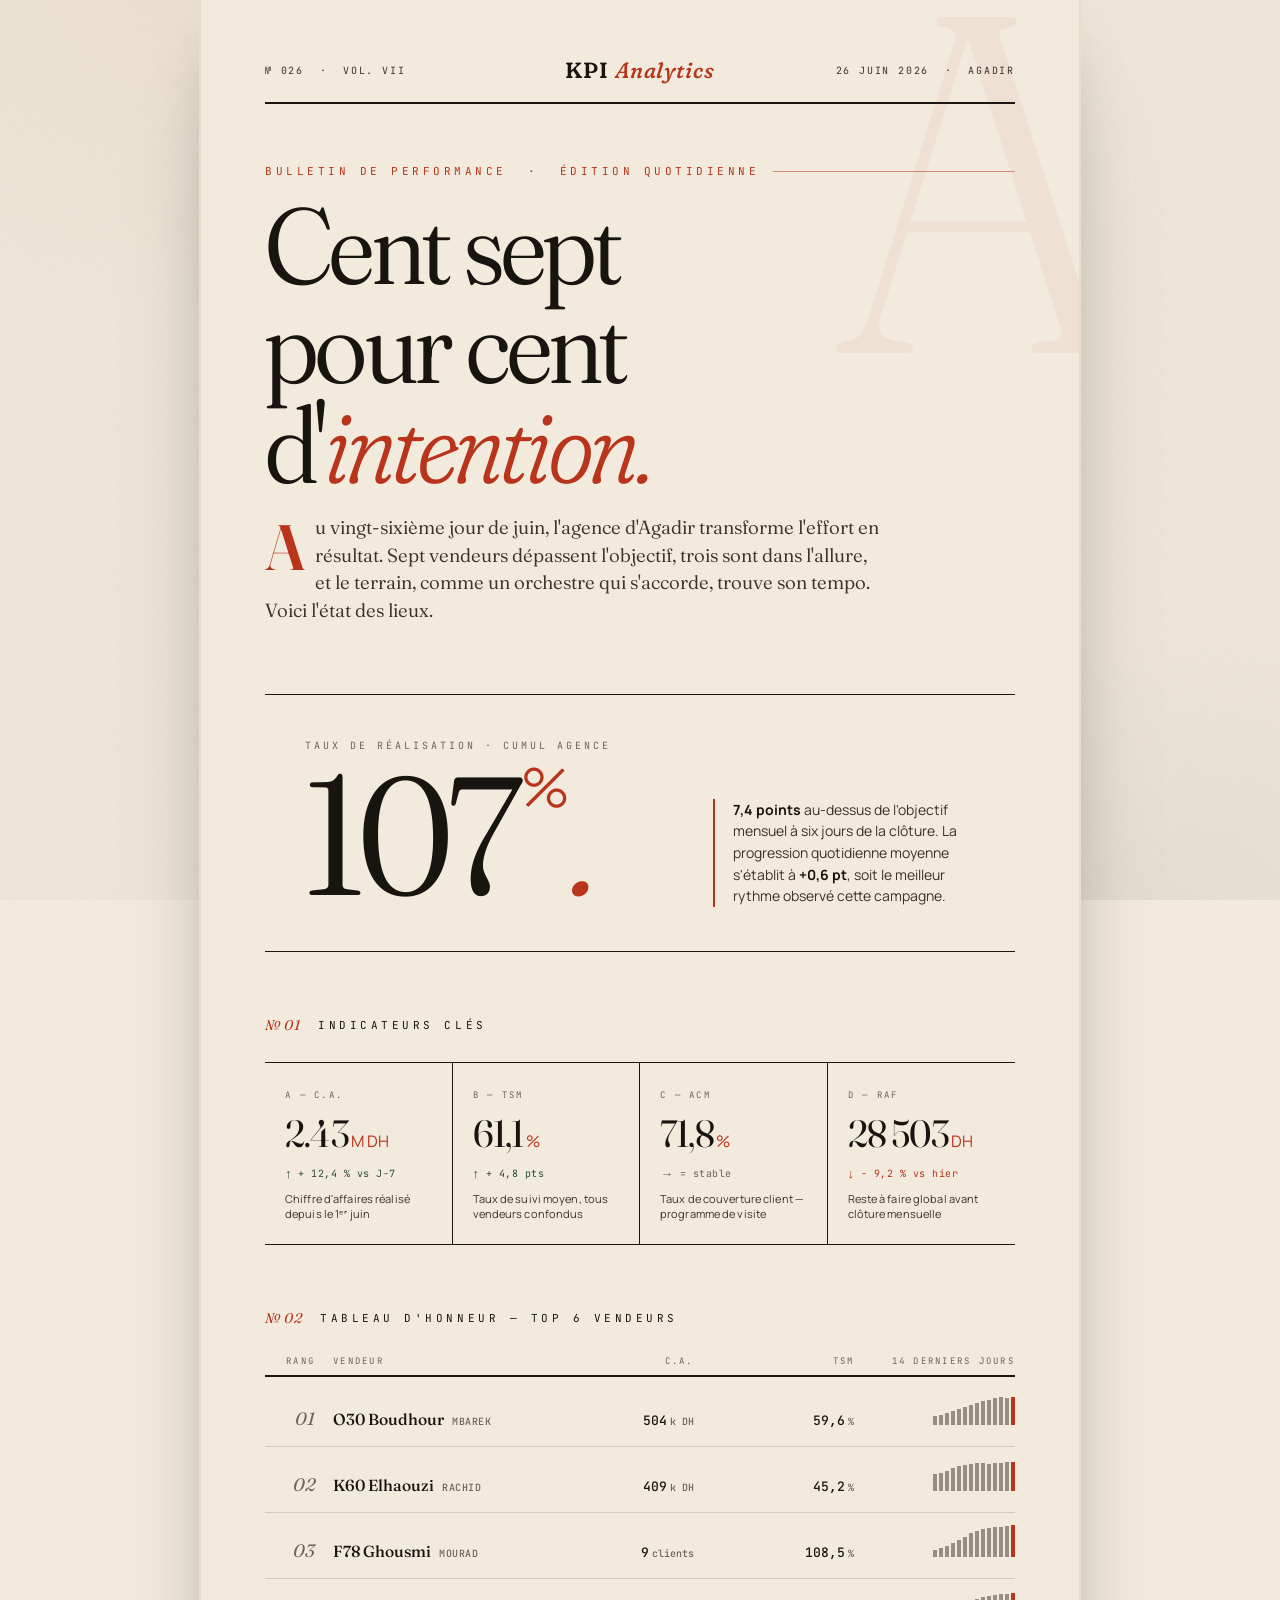
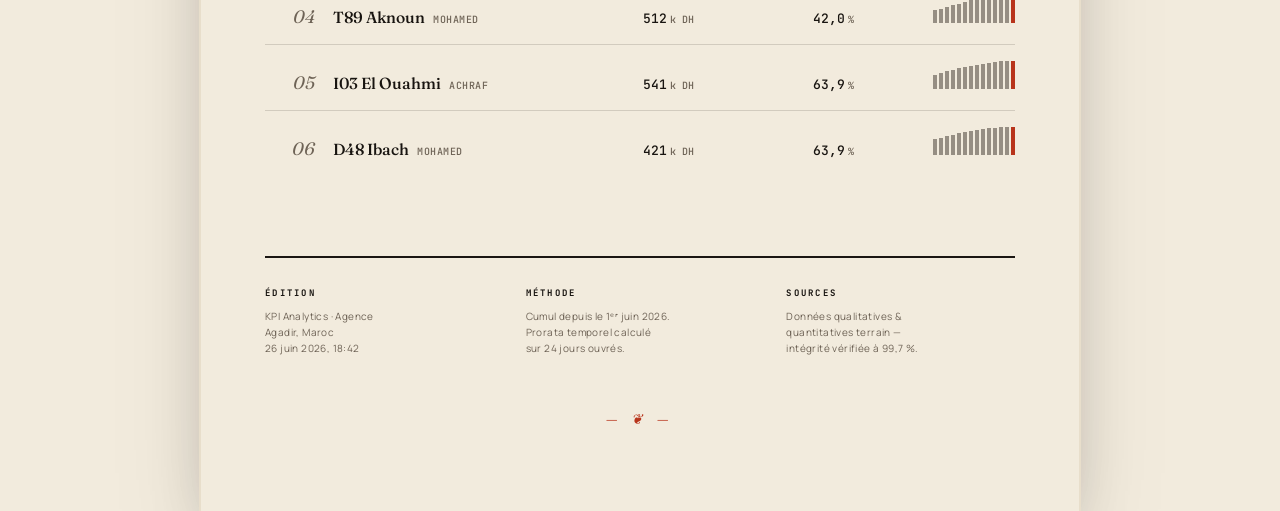
<file: rapport-cover.html>
<!DOCTYPE html>
<html lang="fr">
<head>
<meta charset="UTF-8">
<meta name="viewport" content="width=device-width, initial-scale=1.0">
<title>KPI Analytics — Bulletin de Performance · Agence Agadir</title>

<link rel="preconnect" href="https://fonts.googleapis.com">
<link rel="preconnect" href="https://fonts.gstatic.com" crossorigin>
<link href="https://fonts.googleapis.com/css2?family=Fraunces:opsz,wght,SOFT,WONK@9..144,300..900,0..100,0..1&family=Manrope:wght@300..800&family=JetBrains+Mono:wght@400;500;700&display=swap" rel="stylesheet">

<style>
  /* ─────────────────────────────────────────────────────
     FOUNDATION
     ───────────────────────────────────────────────────── */
  :root {
    --paper:        #F2EBDD;   /* warm cream */
    --paper-deep:   #E8DECB;   /* edge of page */
    --ink:          #181410;   /* warm black */
    --ink-soft:     #3A322B;
    --ink-mute:     #6E6356;
    --rule:         #1B1612;
    --terracotta:   #B8341B;   /* deep red-clay, Moroccan */
    --terracotta-2: #8A1F0E;
    --forest:       #2C4A3E;
    --gold:         #B68A3E;
  }

  * { box-sizing: border-box; margin: 0; padding: 0; }

  html, body {
    background: var(--paper);
    color: var(--ink);
    font-family: 'Manrope', sans-serif;
    font-feature-settings: "ss01", "ss02", "cv01", "cv02";
    -webkit-font-smoothing: antialiased;
    text-rendering: optimizeLegibility;
  }

  body {
    /* warm paper grain via inline SVG noise */
    background-image:
      radial-gradient(ellipse 80% 60% at 20% 0%, rgba(184,52,27,0.04), transparent 60%),
      radial-gradient(ellipse 60% 50% at 90% 100%, rgba(44,74,62,0.05), transparent 60%),
      url("data:image/svg+xml;utf8,<svg xmlns='http://www.w3.org/2000/svg' width='160' height='160'><filter id='n'><feTurbulence type='fractalNoise' baseFrequency='0.85' numOctaves='2' seed='3'/><feColorMatrix values='0 0 0 0 0.1  0 0 0 0 0.07  0 0 0 0 0.06  0 0 0 0.08 0'/></filter><rect width='100%' height='100%' filter='url(%23n)'/></svg>");
    background-attachment: fixed;
    min-height: 100vh;
  }

  /* ─────────────────────────────────────────────────────
     PAGE LAYOUT  (one editorial spread, A4 portrait-ish)
     ───────────────────────────────────────────────────── */
  .page {
    max-width: 880px;
    margin: 0 auto;
    padding: 56px 64px 80px;
    background: var(--paper);
    border-left:  1px solid var(--paper-deep);
    border-right: 1px solid var(--paper-deep);
    box-shadow:
      0 0 0 1px var(--paper-deep),
      0 30px 60px -20px rgba(20,14,8,0.25),
      0 80px 120px -40px rgba(20,14,8,0.18);
    position: relative;
    overflow: hidden;
  }

  /* corner watermark — subtle big initial in the background */
  .page::before {
    content: 'A';
    position: absolute;
    top: -60px;
    right: -40px;
    font-family: 'Fraunces', serif;
    font-variation-settings: "opsz" 144, "wght" 300, "SOFT" 50;
    font-size: 480px;
    line-height: 1;
    color: var(--terracotta);
    opacity: 0.05;
    pointer-events: none;
    z-index: 0;
  }

  /* ─────────────────────────────────────────────────────
     MASTHEAD
     ───────────────────────────────────────────────────── */
  .masthead {
    display: grid;
    grid-template-columns: 1fr auto 1fr;
    align-items: center;
    gap: 24px;
    padding-bottom: 18px;
    border-bottom: 2px solid var(--rule);
    position: relative;
    z-index: 2;
    animation: reveal 0.9s 0.0s cubic-bezier(.2,.7,.2,1) both;
  }

  .masthead .left,
  .masthead .right {
    font-family: 'JetBrains Mono', monospace;
    font-size: 10px;
    letter-spacing: 0.18em;
    text-transform: uppercase;
    color: var(--ink-soft);
  }
  .masthead .left  { text-align: left; }
  .masthead .right { text-align: right; }

  .masthead .center {
    font-family: 'Fraunces', serif;
    font-variation-settings: "opsz" 36, "wght" 600, "SOFT" 100;
    font-size: 22px;
    letter-spacing: 0.04em;
    color: var(--ink);
    text-align: center;
  }

  .masthead .center em {
    font-style: italic;
    color: var(--terracotta);
    font-variation-settings: "opsz" 36, "wght" 500, "SOFT" 100, "WONK" 1;
  }

  /* ─────────────────────────────────────────────────────
     HERO  — the headline number
     ───────────────────────────────────────────────────── */
  .hero {
    margin-top: 60px;
    position: relative;
    z-index: 2;
    animation: reveal 1.1s 0.15s cubic-bezier(.2,.7,.2,1) both;
  }

  .hero .kicker {
    font-family: 'JetBrains Mono', monospace;
    font-size: 11px;
    letter-spacing: 0.32em;
    text-transform: uppercase;
    color: var(--terracotta);
    margin-bottom: 18px;
    display: flex;
    align-items: center;
    gap: 14px;
  }
  .hero .kicker::after {
    content: '';
    flex: 1;
    height: 1px;
    background: var(--terracotta);
    opacity: 0.5;
  }

  .hero h1 {
    font-family: 'Fraunces', serif;
    font-variation-settings: "opsz" 144, "wght" 350, "SOFT" 50, "WONK" 1;
    font-size: clamp(56px, 9vw, 108px);
    line-height: 0.92;
    letter-spacing: -0.025em;
    color: var(--ink);
    margin-bottom: 20px;
  }

  .hero h1 .accent {
    font-style: italic;
    color: var(--terracotta);
    font-variation-settings: "opsz" 144, "wght" 300, "SOFT" 100, "WONK" 1;
  }

  .hero .deck {
    font-family: 'Fraunces', serif;
    font-variation-settings: "opsz" 36, "wght" 350;
    font-size: 19px;
    line-height: 1.45;
    color: var(--ink-soft);
    max-width: 620px;
  }

  .hero .deck::first-letter {
    /* editorial drop cap */
    font-family: 'Fraunces', serif;
    font-variation-settings: "opsz" 144, "wght" 600, "WONK" 1;
    font-size: 64px;
    line-height: 0.85;
    float: left;
    color: var(--terracotta);
    padding: 6px 10px 0 0;
  }

  /* ─────────────────────────────────────────────────────
     NUMBER STAGE — the big featured metric
     ───────────────────────────────────────────────────── */
  .stage {
    margin-top: 70px;
    padding: 44px 40px;
    border-top: 1px solid var(--rule);
    border-bottom: 1px solid var(--rule);
    position: relative;
    z-index: 2;
    animation: reveal 1.1s 0.3s cubic-bezier(.2,.7,.2,1) both;
  }

  .stage .label {
    font-family: 'JetBrains Mono', monospace;
    font-size: 10px;
    letter-spacing: 0.3em;
    text-transform: uppercase;
    color: var(--ink-mute);
    margin-bottom: 12px;
  }

  .stage .figure {
    display: grid;
    grid-template-columns: 1.4fr 1fr;
    gap: 40px;
    align-items: end;
  }

  .stage .big {
    font-family: 'Fraunces', serif;
    font-variation-settings: "opsz" 144, "wght" 350, "SOFT" 50;
    font-size: clamp(96px, 14vw, 168px);
    line-height: 0.85;
    letter-spacing: -0.04em;
    color: var(--ink);
  }
  .stage .big sup {
    font-family: 'Manrope', sans-serif;
    font-weight: 500;
    font-size: 0.32em;
    vertical-align: top;
    color: var(--terracotta);
    margin-left: 0.1em;
    letter-spacing: 0;
  }
  .stage .big .delta {
    font-family: 'Fraunces', serif;
    font-style: italic;
    font-variation-settings: "opsz" 144, "wght" 300, "SOFT" 100, "WONK" 1;
    color: var(--terracotta);
  }

  .stage .caption {
    border-left: 2px solid var(--terracotta);
    padding-left: 18px;
    font-size: 14px;
    line-height: 1.55;
    color: var(--ink-soft);
  }
  .stage .caption strong {
    font-weight: 700;
    color: var(--ink);
  }

  /* ─────────────────────────────────────────────────────
     SECTION DIVIDER
     ───────────────────────────────────────────────────── */
  .divider {
    display: grid;
    grid-template-columns: auto 1fr auto;
    align-items: center;
    gap: 18px;
    margin: 64px 0 28px;
    position: relative;
    z-index: 2;
  }
  .divider .num {
    font-family: 'Fraunces', serif;
    font-variation-settings: "opsz" 36, "wght" 400;
    font-style: italic;
    font-size: 14px;
    color: var(--terracotta);
    letter-spacing: 0.04em;
  }
  .divider .title {
    font-family: 'JetBrains Mono', monospace;
    font-size: 11px;
    letter-spacing: 0.32em;
    text-transform: uppercase;
    color: var(--ink);
  }
  .divider .rule {
    height: 1px;
    background: var(--rule);
  }

  /* ─────────────────────────────────────────────────────
     INDICATORS GRID  — 4 KPI cards, editorial style
     ───────────────────────────────────────────────────── */
  .indicators {
    display: grid;
    grid-template-columns: repeat(4, 1fr);
    gap: 0;
    border-top: 1px solid var(--rule);
    border-bottom: 1px solid var(--rule);
    position: relative;
    z-index: 2;
    animation: reveal 1.0s 0.45s cubic-bezier(.2,.7,.2,1) both;
  }

  .kpi {
    padding: 26px 20px 22px;
    border-right: 1px solid var(--rule);
    position: relative;
  }
  .kpi:last-child { border-right: none; }

  .kpi .code {
    font-family: 'JetBrains Mono', monospace;
    font-size: 9px;
    letter-spacing: 0.25em;
    text-transform: uppercase;
    color: var(--ink-mute);
    margin-bottom: 14px;
  }

  .kpi .value {
    font-family: 'Fraunces', serif;
    font-variation-settings: "opsz" 144, "wght" 400;
    font-size: 38px;
    line-height: 1;
    letter-spacing: -0.02em;
    color: var(--ink);
  }
  .kpi .value .unit {
    font-family: 'Manrope', sans-serif;
    font-weight: 500;
    font-size: 0.42em;
    color: var(--terracotta);
    margin-left: 0.15em;
    letter-spacing: 0;
  }

  .kpi .delta {
    margin-top: 12px;
    font-family: 'JetBrains Mono', monospace;
    font-size: 10px;
    letter-spacing: 0.05em;
    display: flex;
    align-items: center;
    gap: 6px;
  }
  .kpi .delta.up   { color: var(--forest); }
  .kpi .delta.down { color: var(--terracotta); }
  .kpi .delta.neutral { color: var(--ink-mute); }
  .kpi .delta::before {
    font-family: 'Fraunces', serif;
    font-style: italic;
    font-size: 13px;
  }
  .kpi .delta.up::before    { content: '↑'; }
  .kpi .delta.down::before  { content: '↓'; }
  .kpi .delta.neutral::before { content: '→'; }

  .kpi .label {
    margin-top: 10px;
    font-size: 11px;
    line-height: 1.35;
    color: var(--ink-soft);
    letter-spacing: 0.01em;
  }

  /* ─────────────────────────────────────────────────────
     PERFORMANCE LEDGER — editorial table
     ───────────────────────────────────────────────────── */
  .ledger {
    position: relative;
    z-index: 2;
    animation: reveal 1.0s 0.6s cubic-bezier(.2,.7,.2,1) both;
  }

  .ledger-row {
    display: grid;
    grid-template-columns: 50px 1.4fr 1fr 1fr 1fr;
    align-items: baseline;
    gap: 18px;
    padding: 16px 0;
    border-bottom: 1px solid rgba(27,22,18,0.15);
    transition: background-color 0.3s ease, padding 0.3s ease;
  }
  .ledger-row:hover {
    background: rgba(184,52,27,0.04);
    padding-left: 8px;
    padding-right: 8px;
  }
  .ledger-row:last-child { border-bottom: none; }

  .ledger-row .rank {
    font-family: 'Fraunces', serif;
    font-variation-settings: "opsz" 36, "wght" 400;
    font-style: italic;
    font-size: 18px;
    color: var(--ink-mute);
    text-align: right;
  }
  .ledger-row .name {
    font-family: 'Fraunces', serif;
    font-variation-settings: "opsz" 36, "wght" 500;
    font-size: 16px;
    color: var(--ink);
  }
  .ledger-row .name small {
    font-family: 'JetBrains Mono', monospace;
    font-size: 10px;
    color: var(--ink-mute);
    margin-left: 8px;
    letter-spacing: 0.05em;
  }
  .ledger-row .metric {
    font-family: 'JetBrains Mono', monospace;
    font-size: 13px;
    font-weight: 500;
    color: var(--ink);
    text-align: right;
  }
  .ledger-row .metric .suffix {
    color: var(--ink-mute);
    font-size: 10px;
    margin-left: 3px;
  }
  .ledger-row .trend {
    display: flex;
    align-items: end;
    justify-content: flex-end;
    height: 28px;
    gap: 2px;
  }
  .ledger-row .trend span {
    display: block;
    width: 4px;
    background: var(--ink-soft);
    opacity: 0.5;
  }
  .ledger-row .trend span.live {
    background: var(--terracotta);
    opacity: 1;
  }

  .ledger-head {
    display: grid;
    grid-template-columns: 50px 1.4fr 1fr 1fr 1fr;
    gap: 18px;
    padding: 0 0 8px;
    border-bottom: 2px solid var(--rule);
    margin-bottom: 4px;
  }
  .ledger-head span {
    font-family: 'JetBrains Mono', monospace;
    font-size: 9px;
    letter-spacing: 0.25em;
    text-transform: uppercase;
    color: var(--ink-mute);
    text-align: right;
  }
  .ledger-head span:first-child { text-align: right; }
  .ledger-head span:nth-child(2) { text-align: left; }

  /* ─────────────────────────────────────────────────────
     COLOPHON (footer)
     ───────────────────────────────────────────────────── */
  .colophon {
    margin-top: 80px;
    padding-top: 28px;
    border-top: 2px solid var(--rule);
    display: grid;
    grid-template-columns: 1fr 1fr 1fr;
    gap: 32px;
    font-size: 10px;
    line-height: 1.6;
    color: var(--ink-mute);
    letter-spacing: 0.04em;
    position: relative;
    z-index: 2;
    animation: reveal 0.9s 0.85s cubic-bezier(.2,.7,.2,1) both;
  }
  .colophon h4 {
    font-family: 'JetBrains Mono', monospace;
    font-size: 9px;
    letter-spacing: 0.25em;
    text-transform: uppercase;
    color: var(--ink);
    margin-bottom: 8px;
    font-weight: 700;
  }
  .colophon p { font-family: 'Manrope', sans-serif; }

  .colophon .ornament {
    grid-column: 1 / -1;
    text-align: center;
    margin-top: 20px;
    color: var(--terracotta);
    font-family: 'Fraunces', serif;
    font-style: italic;
    font-size: 14px;
    letter-spacing: 0.4em;
  }

  /* ─────────────────────────────────────────────────────
     MOTION
     ───────────────────────────────────────────────────── */
  @keyframes reveal {
    from { opacity: 0; transform: translateY(14px); }
    to   { opacity: 1; transform: translateY(0); }
  }

  /* prefers-reduced-motion */
  @media (prefers-reduced-motion: reduce) {
    *, *::before, *::after {
      animation-duration: 0.001ms !important;
      animation-iteration-count: 1 !important;
      transition-duration: 0.001ms !important;
    }
  }

  /* ─────────────────────────────────────────────────────
     RESPONSIVE
     ───────────────────────────────────────────────────── */
  @media (max-width: 720px) {
    .page { padding: 36px 28px 60px; }
    .stage .figure { grid-template-columns: 1fr; gap: 20px; }
    .indicators { grid-template-columns: repeat(2, 1fr); }
    .kpi { border-bottom: 1px solid var(--rule); }
    .kpi:nth-child(2n) { border-right: none; }
    .kpi:nth-last-child(-n+2) { border-bottom: none; }
    .ledger-row, .ledger-head { grid-template-columns: 36px 1.2fr 1fr 1fr; }
    .ledger-row .trend, .ledger-head span:nth-child(5) { display: none; }
    .colophon { grid-template-columns: 1fr; }
  }

  /* ─────────────────────────────────────────────────────
     PRINT
     ───────────────────────────────────────────────────── */
  @media print {
    body { background: var(--paper); }
    .page {
      box-shadow: none;
      border: none;
      max-width: none;
      padding: 24mm 18mm;
    }
    .page::before { display: none; }
  }
</style>
</head>
<body>

<main class="page" role="document">

  <!-- ──── MASTHEAD ──── -->
  <header class="masthead">
    <div class="left">№ 026 &nbsp;·&nbsp; Vol. VII</div>
    <div class="center">KPI <em>Analytics</em></div>
    <div class="right">26 juin 2026 &nbsp;·&nbsp; Agadir</div>
  </header>

  <!-- ──── HERO ──── -->
  <section class="hero">
    <div class="kicker">Bulletin de performance &nbsp;·&nbsp; Édition quotidienne</div>
    <h1>Cent sept<br>pour cent<br>d'<span class="accent">intention.</span></h1>
    <p class="deck">
      Au vingt-sixième jour de juin, l'agence d'Agadir transforme l'effort en résultat. Sept
      vendeurs dépassent l'objectif, trois sont dans l'allure, et le terrain, comme un
      orchestre qui s'accorde, trouve son tempo. Voici l'état des lieux.
    </p>
  </section>

  <!-- ──── NUMBER STAGE ──── -->
  <section class="stage" aria-label="Indicateur principal">
    <div class="label">Taux de réalisation · Cumul agence</div>
    <div class="figure">
      <div class="big">107<sup>%</sup><span class="delta">.</span></div>
      <div class="caption">
        <strong>7,4 points</strong> au-dessus de l'objectif mensuel à six jours de la
        clôture. La progression quotidienne moyenne s'établit à <strong>+0,6 pt</strong>,
        soit le meilleur rythme observé cette campagne.
      </div>
    </div>
  </section>

  <!-- ──── SECTION 01 ──── -->
  <div class="divider">
    <span class="num">№ 01</span>
    <span class="title">Indicateurs clés</span>
    <span class="rule"></span>
  </div>

  <section class="indicators">
    <article class="kpi">
      <div class="code">A — C.A.</div>
      <div class="value">2.43<span class="unit">M&nbsp;DH</span></div>
      <div class="delta up">+ 12,4 % vs J-7</div>
      <div class="label">Chiffre d'affaires réalisé depuis le 1ᵉʳ juin</div>
    </article>
    <article class="kpi">
      <div class="code">B — TSM</div>
      <div class="value">61,1<span class="unit">%</span></div>
      <div class="delta up">+ 4,8 pts</div>
      <div class="label">Taux de suivi moyen, tous vendeurs confondus</div>
    </article>
    <article class="kpi">
      <div class="code">C — ACM</div>
      <div class="value">71,8<span class="unit">%</span></div>
      <div class="delta neutral">= stable</div>
      <div class="label">Taux de couverture client — programme de visite</div>
    </article>
    <article class="kpi">
      <div class="code">D — RAF</div>
      <div class="value">28 503<span class="unit">DH</span></div>
      <div class="delta down">− 9,2 % vs hier</div>
      <div class="label">Reste à faire global avant clôture mensuelle</div>
    </article>
  </section>

  <!-- ──── SECTION 02 ──── -->
  <div class="divider">
    <span class="num">№ 02</span>
    <span class="title">Tableau d'honneur — Top 6 vendeurs</span>
    <span class="rule"></span>
  </div>

  <section class="ledger">
    <div class="ledger-head">
      <span>Rang</span>
      <span>Vendeur</span>
      <span>C.A.</span>
      <span>TSM</span>
      <span>14 derniers jours</span>
    </div>

    <div class="ledger-row">
      <div class="rank">01</div>
      <div class="name">O30 Boudhour<small>MBAREK</small></div>
      <div class="metric">504<span class="suffix">k DH</span></div>
      <div class="metric">59,6<span class="suffix">%</span></div>
      <div class="trend"><span style="height:30%"></span><span style="height:35%"></span><span style="height:42%"></span><span style="height:48%"></span><span style="height:55%"></span><span style="height:62%"></span><span style="height:70%"></span><span style="height:78%"></span><span style="height:85%"></span><span style="height:90%"></span><span style="height:95%"></span><span style="height:100%"></span><span style="height:96%"></span><span class="live" style="height:100%"></span></div>
    </div>

    <div class="ledger-row">
      <div class="rank">02</div>
      <div class="name">K60 Elhaouzi<small>RACHID</small></div>
      <div class="metric">409<span class="suffix">k DH</span></div>
      <div class="metric">45,2<span class="suffix">%</span></div>
      <div class="trend"><span style="height:60%"></span><span style="height:65%"></span><span style="height:72%"></span><span style="height:80%"></span><span style="height:88%"></span><span style="height:92%"></span><span style="height:95%"></span><span style="height:98%"></span><span style="height:100%"></span><span style="height:96%"></span><span style="height:98%"></span><span style="height:100%"></span><span style="height:102%"></span><span class="live" style="height:104%"></span></div>
    </div>

    <div class="ledger-row">
      <div class="rank">03</div>
      <div class="name">F78 Ghousmi<small>MOURAD</small></div>
      <div class="metric">9<span class="suffix">clients</span></div>
      <div class="metric">108,5<span class="suffix">%</span></div>
      <div class="trend"><span style="height:25%"></span><span style="height:32%"></span><span style="height:40%"></span><span style="height:50%"></span><span style="height:60%"></span><span style="height:72%"></span><span style="height:84%"></span><span style="height:92%"></span><span style="height:99%"></span><span style="height:103%"></span><span style="height:106%"></span><span style="height:108%"></span><span style="height:110%"></span><span class="live" style="height:112%"></span></div>
    </div>

    <div class="ledger-row">
      <div class="rank">04</div>
      <div class="name">T89 Aknoun<small>MOHAMED</small></div>
      <div class="metric">512<span class="suffix">k DH</span></div>
      <div class="metric">42,0<span class="suffix">%</span></div>
      <div class="trend"><span style="height:45%"></span><span style="height:50%"></span><span style="height:55%"></span><span style="height:62%"></span><span style="height:68%"></span><span style="height:74%"></span><span style="height:80%"></span><span style="height:86%"></span><span style="height:92%"></span><span style="height:96%"></span><span style="height:99%"></span><span style="height:101%"></span><span style="height:103%"></span><span class="live" style="height:105%"></span></div>
    </div>

    <div class="ledger-row">
      <div class="rank">05</div>
      <div class="name">I03 El Ouahmi<small>ACHRAF</small></div>
      <div class="metric">541<span class="suffix">k DH</span></div>
      <div class="metric">63,9<span class="suffix">%</span></div>
      <div class="trend"><span style="height:50%"></span><span style="height:55%"></span><span style="height:62%"></span><span style="height:68%"></span><span style="height:74%"></span><span style="height:78%"></span><span style="height:82%"></span><span style="height:86%"></span><span style="height:90%"></span><span style="height:93%"></span><span style="height:96%"></span><span style="height:98%"></span><span style="height:99%"></span><span class="live" style="height:100%"></span></div>
    </div>

    <div class="ledger-row">
      <div class="rank">06</div>
      <div class="name">D48 Ibach<small>MOHAMED</small></div>
      <div class="metric">421<span class="suffix">k DH</span></div>
      <div class="metric">63,9<span class="suffix">%</span></div>
      <div class="trend"><span style="height:55%"></span><span style="height:60%"></span><span style="height:66%"></span><span style="height:72%"></span><span style="height:76%"></span><span style="height:80%"></span><span style="height:84%"></span><span style="height:88%"></span><span style="height:91%"></span><span style="height:94%"></span><span style="height:96%"></span><span style="height:98%"></span><span style="height:99%"></span><span class="live" style="height:100%"></span></div>
    </div>
  </section>

  <!-- ──── COLOPHON ──── -->
  <footer class="colophon">
    <div>
      <h4>Édition</h4>
      <p>KPI Analytics · Agence<br>Agadir, Maroc<br>26 juin 2026, 18:42</p>
    </div>
    <div>
      <h4>Méthode</h4>
      <p>Cumul depuis le 1ᵉʳ juin 2026.<br>Prorata temporel calculé<br>sur 24 jours ouvrés.</p>
    </div>
    <div>
      <h4>Sources</h4>
      <p>Données qualitatives &amp;<br>quantitatives terrain —<br>intégrité vérifiée à 99,7 %.</p>
    </div>
    <div class="ornament">— ❦ —</div>
  </footer>

</main>

</body>
</html>
</file>
<file: static/css/style.css>
/* ----------------------------------------------------
   MADEC KPI Dashboard CSS - Cyberpunk Tech Theme
   ---------------------------------------------------- */

:root {
    --bg-color: #060913;
    --card-bg: rgba(10, 16, 30, 0.82);
    --border-color: rgba(0, 212, 255, 0.15);
    --border-hover: rgba(0, 212, 255, 0.4);

    --neon-blue: #00d4ff;
    --neon-blue-glow: rgba(0, 212, 255, 0.35);

    --neon-green: #4cbb17;
    --neon-green-glow: rgba(76, 187, 23, 0.35);

    --neon-amber: #f0a030;
    --neon-amber-glow: rgba(240, 160, 48, 0.35);

    --neon-pink: #ff2d55;
    --neon-pink-glow: rgba(255, 45, 85, 0.35);

    --primary-color: var(--neon-blue);
    --primary-glow: var(--neon-blue-glow);
    --secondary-color: var(--neon-pink);
    --warning-color: #ff9800;

    --text-main: #e2e8f0;
    --text-muted: #64748b;
    --text-highlight: #ffffff;

    --font-sans: 'Inter', -apple-system, BlinkMacSystemFont, "Segoe UI", Roboto, sans-serif;
    --font-mono: 'JetBrains Mono', monospace;

    --grid-color-1: rgba(0, 212, 255, 0.03);
    --orb-opacity: 0.12;
}

/* --- Theme 1: Contemporary Dark (Default Theme) --- */
body.theme-1 {
    --bg-color: #0c0c0e;
    --card-bg: rgba(18, 18, 22, 0.85);
    --border-color: rgba(255, 255, 255, 0.08);
    --border-hover: rgba(255, 255, 255, 0.2);
    --neon-blue: #C800DF;
    --neon-blue-glow: rgba(200, 0, 223, 0.35);
    --neon-green: #10b981;
    --neon-green-glow: rgba(16, 185, 129, 0.3);
    --neon-amber: #f97316;
    --neon-amber-glow: rgba(249, 115, 22, 0.3);
    --neon-pink: #E60076;
    --neon-pink-glow: rgba(230, 0, 118, 0.35);
    --primary-color: #C800DF;
    --primary-glow: rgba(200, 0, 223, 0.35);
    --secondary-color: #E60076;
    --warning-color: #f97316;
    --text-main: #f4f4f5;
    --text-muted: #a1a1aa;
    --text-highlight: #ffffff;
    --grid-color-1: rgba(255, 255, 255, 0.02);
    --orb-opacity: 0.15;
}

body.theme-1 .orb-2 {
    background: radial-gradient(circle, var(--neon-pink) 0%, transparent 70%);
}


/* --- Theme 2: Synthwave Sunset --- */
body.theme-2 {
    --bg-color: #1a0b2e;
    --card-bg: rgba(40, 15, 60, 0.82);
    --border-color: rgba(255, 0, 128, 0.2);
    --border-hover: rgba(255, 0, 128, 0.5);
    --neon-blue: #fe75fe;
    --neon-blue-glow: rgba(254, 117, 254, 0.35);
    --neon-green: #ff9e00;
    --neon-green-glow: rgba(255, 158, 0, 0.35);
    --neon-amber: #ff007f;
    --neon-amber-glow: rgba(255, 0, 127, 0.35);
    --neon-pink: #00f0ff;
    --neon-pink-glow: rgba(0, 240, 255, 0.35);
    --primary-color: #fe75fe;
    --primary-glow: rgba(254, 117, 254, 0.35);
    --secondary-color: #00f0ff;
    --warning-color: #ff9e00;
    --text-main: #f8f0fc;
    --text-muted: #a880c0;
    --text-highlight: #ffffff;
    --grid-color-1: rgba(255, 0, 128, 0.04);
    --orb-opacity: 0.15;
}

/* --- Theme 3: Matrix Hack --- */
body.theme-3 {
    --bg-color: #040d04;
    --card-bg: rgba(8, 24, 12, 0.85);
    --border-color: rgba(0, 255, 70, 0.2);
    --border-hover: rgba(0, 255, 70, 0.5);
    --neon-blue: #00ff46;
    --neon-blue-glow: rgba(0, 255, 70, 0.35);
    --neon-green: #10b981;
    --neon-green-glow: rgba(16, 185, 129, 0.35);
    --neon-amber: #34d399;
    --neon-amber-glow: rgba(52, 211, 153, 0.35);
    --neon-pink: #059669;
    --neon-pink-glow: rgba(5, 150, 105, 0.35);
    --primary-color: #00ff46;
    --primary-glow: rgba(0, 255, 70, 0.35);
    --secondary-color: #059669;
    --warning-color: #34d399;
    --text-main: #dcfce7;
    --text-muted: #78927d;
    --text-highlight: #ffffff;
    --grid-color-1: rgba(0, 255, 70, 0.04);
    --orb-opacity: 0.14;
}

/* --- Theme 4: Crimson Gold --- */
body.theme-4 {
    --bg-color: #0f0505;
    --card-bg: rgba(32, 10, 10, 0.85);
    --border-color: rgba(255, 40, 40, 0.2);
    --border-hover: rgba(255, 40, 40, 0.5);
    --neon-blue: #ff3b30;
    --neon-blue-glow: rgba(255, 59, 48, 0.35);
    --neon-green: #ffcc00;
    --neon-green-glow: rgba(255, 204, 0, 0.35);
    --neon-amber: #ff9500;
    --neon-amber-glow: rgba(255, 149, 0, 0.35);
    --neon-pink: #ff5e62;
    --neon-pink-glow: rgba(255, 94, 98, 0.35);
    --primary-color: #ff3b30;
    --primary-glow: rgba(255, 59, 48, 0.35);
    --secondary-color: #ff5e62;
    --warning-color: #ff9500;
    --text-main: #ffebeb;
    --text-muted: #9a7a7a;
    --text-highlight: #ffffff;
    --grid-color-1: rgba(255, 40, 40, 0.04);
    --orb-opacity: 0.13;
}

/* --- Theme 5: Aurora Ice --- */
body.theme-5 {
    --bg-color: #0b131a;
    --card-bg: rgba(15, 28, 40, 0.82);
    --border-color: rgba(0, 240, 255, 0.15);
    --border-hover: rgba(0, 240, 255, 0.45);
    --neon-blue: #00f0ff;
    --neon-blue-glow: rgba(0, 240, 255, 0.35);
    --neon-green: #2dd4bf;
    --neon-green-glow: rgba(45, 212, 191, 0.35);
    --neon-amber: #38bdf8;
    --neon-amber-glow: rgba(56, 189, 248, 0.35);
    --neon-pink: #818cf8;
    --neon-pink-glow: rgba(129, 140, 248, 0.35);
    --primary-color: #00f0ff;
    --primary-glow: rgba(0, 240, 255, 0.35);
    --secondary-color: #818cf8;
    --warning-color: #38bdf8;
    --text-main: #f0f7ff;
    --text-muted: #788a9b;
    --text-highlight: #ffffff;
    --grid-color-1: rgba(0, 240, 255, 0.04);
    --orb-opacity: 0.12;
}

/* --- Theme 6: FundFlow Light (Modern Glass / Periwinkle Glow) --- */
body.theme-6,
body.theme-6.light-mode {
    --bg-color: #dce4f2;
    --card-bg: rgba(255, 255, 255, 0.72);
    --border-color: rgba(255, 255, 255, 0.85);
    --border-hover: rgba(91, 107, 249, 0.35);
    --neon-blue: #5b6bf9;
    --neon-blue-glow: rgba(91, 107, 249, 0.22);
    --neon-green: #10b981;
    --neon-green-glow: rgba(16, 185, 129, 0.22);
    --neon-amber: #f59e0b;
    --neon-amber-glow: rgba(245, 158, 11, 0.22);
    --neon-pink: #6c5ce7;
    --neon-pink-glow: rgba(108, 92, 231, 0.22);
    --primary-color: #5b6bf9;
    --primary-glow: rgba(91, 107, 249, 0.22);
    --secondary-color: #6c5ce7;
    --warning-color: #f59e0b;
    --text-main: #161a26;
    --text-muted: #64748b;
    --text-highlight: #0f172a;
    --grid-color-1: rgba(91, 107, 249, 0.025);
    --orb-opacity: 0.18;
}

body.theme-6 .orb-1 {
    background: radial-gradient(circle, #6c5ce7 0%, transparent 70%);
}

body.theme-6 .orb-2 {
    background: radial-gradient(circle, #446bf2 0%, transparent 70%);
}

body.light-mode {
    --bg-color: #f1f5f9;
    --card-bg: rgba(255, 255, 255, 0.9);
    --border-color: rgba(0, 119, 204, 0.12);
    --border-hover: rgba(0, 119, 204, 0.4);
    
    --neon-blue: #0066cc;
    --neon-blue-glow: rgba(0, 102, 204, 0.15);
    
    --neon-green: #15803d;
    --neon-green-glow: rgba(21, 128, 61, 0.15);
    
    --neon-amber: #b45309;
    --neon-amber-glow: rgba(180, 83, 9, 0.15);
    
    --neon-pink: #be185d;
    --neon-pink-glow: rgba(190, 24, 93, 0.15);
    --primary-color: #0066cc;
    --primary-glow: rgba(0, 102, 204, 0.15);
    --secondary-color: #be185d;
    --warning-color: #b45309;
    
    --text-main: #1e293b;
    --text-muted: #64748b;
    --text-highlight: #0f172a;
    
    --grid-color-1: rgba(0, 102, 204, 0.035);
    --orb-opacity: 0.08;
}

/* Base resets */
* {
    box-sizing: border-box;
    margin: 0;
    padding: 0;
}

html, body {
    background-color: var(--bg-color);
    color: var(--text-main);
    font-family: var(--font-sans);
    line-height: 1.5;
}

html {
    overflow-x: hidden;
    overflow-y: auto;
    height: auto;
    min-height: 100%;
}

body {
    overflow-x: hidden;
    overflow-y: auto;
    min-height: 100vh;
    height: auto;
}

/* Cyber grid background decoration */
.cyber-grid::after {
    content: "";
    position: fixed;
    inset: 0;
    pointer-events: none;
    z-index: -3;
    background-size: 40px 40px;
    background-image:
        linear-gradient(to right, var(--grid-color-1) 1px, transparent 1px),
        linear-gradient(to bottom, var(--grid-color-1) 1px, transparent 1px);
    animation: grid-drift 24s linear infinite;
}

@keyframes grid-drift {
    0%   { background-position: 0 0, 0 0; }
    100% { background-position: 40px 40px, 40px 40px; }
}

/* Secondary grid layer (bigger, slower) for depth */
.cyber-grid::before {
    content: "";
    position: fixed;
    inset: 0;
    pointer-events: none;
    z-index: -2;
    background-size: 200px 200px;
    background-image:
        linear-gradient(to right, var(--grid-color-1) 1px, transparent 1px),
        linear-gradient(to bottom, var(--grid-color-1) 1px, transparent 1px);
    opacity: 0.55;
    animation: grid-drift-slow 72s linear infinite;
    mask-image: radial-gradient(ellipse at center, rgba(0,0,0,0.9) 30%, transparent 80%);
    -webkit-mask-image: radial-gradient(ellipse at center, rgba(0,0,0,0.9) 30%, transparent 80%);
}

@keyframes grid-drift-slow {
    0%   { background-position: 0 0, 0 0; }
    100% { background-position: 200px 200px, 200px 200px; }
}

body.light-mode .cyber-grid::before {
    mask-image: radial-gradient(ellipse at center, rgba(0,0,0,0.6) 30%, transparent 80%);
    -webkit-mask-image: radial-gradient(ellipse at center, rgba(0,0,0,0.6) 30%, transparent 80%);
}

/* Glowing background orbs */
.glow-orb {
    position: fixed;
    width: 600px;
    height: 600px;
    border-radius: 50%;
    pointer-events: none;
    z-index: 0;
    opacity: 0.12;
    filter: blur(100px);
    will-change: transform;
}

.orb-1 {
    top: -200px;
    left: -100px;
    background: radial-gradient(circle, var(--neon-blue) 0%, transparent 70%);
    animation: orb-float-1 12s ease-in-out infinite;
}

.orb-2 {
    bottom: -100px;
    right: -100px;
    background: radial-gradient(circle, var(--neon-green) 0%, transparent 70%);
    animation: orb-float-2 15s ease-in-out infinite;
}

body.theme-1 .orb-2 {
    background: radial-gradient(circle, var(--neon-pink) 0%, transparent 70%);
}

@keyframes orb-float-1 {
    0%   { transform: translate(0, 0) scale(1); }
    25%  { transform: translate(60vw, 10vh) scale(1.1); }
    50%  { transform: translate(40vw, 60vh) scale(0.9); }
    75%  { transform: translate(20vw, 30vh) scale(1.05); }
    100% { transform: translate(0, 0) scale(1); }
}

@keyframes orb-float-2 {
    0%   { transform: translate(0, 0) scale(1); }
    25%  { transform: translate(-50vw, -20vh) scale(1.05); }
    50%  { transform: translate(-30vw, -50vh) scale(0.95); }
    75%  { transform: translate(-15vw, -25vh) scale(1.1); }
    100% { transform: translate(0, 0) scale(1); }
}

/* Particle canvas (floating dots + connection lines) */
#bg-particles {
    position: fixed;
    inset: 0;
    width: 100vw;
    height: 100vh;
    pointer-events: none;
    z-index: 1;
    opacity: 0.55;
}

body.light-mode #bg-particles {
    opacity: 0.35;
}

/* Moving horizontal scanline */
.bg-scanline {
    position: fixed;
    inset: 0;
    pointer-events: none;
    z-index: 2;
    background: linear-gradient(
        to bottom,
        transparent 0%,
        rgba(255, 255, 255, 0) 48%,
        rgba(0, 212, 255, 0.06) 50%,
        rgba(255, 255, 255, 0) 52%,
        transparent 100%
    );
    background-size: 100% 8px;
    mix-blend-mode: screen;
    animation: scanline-sweep 3.5s linear infinite;
    opacity: 0.7;
}

body.theme-1 .bg-scanline {
    background: linear-gradient(
        to bottom,
        transparent 0%,
        rgba(200, 0, 223, 0) 48%,
        rgba(200, 0, 223, 0.05) 50%,
        rgba(200, 0, 223, 0) 52%,
        transparent 100%
    );
    background-size: 100% 8px;
    mix-blend-mode: screen;
}

body.theme-2 .bg-scanline {
    background: linear-gradient(
        to bottom,
        transparent 0%,
        rgba(254, 117, 254, 0) 48%,
        rgba(254, 117, 254, 0.05) 50%,
        rgba(254, 117, 254, 0) 52%,
        transparent 100%
    );
    background-size: 100% 8px;
    mix-blend-mode: screen;
}

body.theme-3 .bg-scanline {
    background: linear-gradient(
        to bottom,
        transparent 0%,
        rgba(0, 255, 70, 0) 48%,
        rgba(0, 255, 70, 0.05) 50%,
        rgba(0, 255, 70, 0) 52%,
        transparent 100%
    );
    background-size: 100% 8px;
    mix-blend-mode: screen;
}

body.theme-4 .bg-scanline {
    background: linear-gradient(
        to bottom,
        transparent 0%,
        rgba(255, 59, 48, 0) 48%,
        rgba(255, 59, 48, 0.05) 50%,
        rgba(255, 59, 48, 0) 52%,
        transparent 100%
    );
    background-size: 100% 8px;
    mix-blend-mode: screen;
}

body.theme-5 .bg-scanline {
    background: linear-gradient(
        to bottom,
        transparent 0%,
        rgba(0, 240, 255, 0) 48%,
        rgba(0, 240, 255, 0.05) 50%,
        rgba(0, 240, 255, 0) 52%,
        transparent 100%
    );
    background-size: 100% 8px;
    mix-blend-mode: screen;
}

@keyframes scanline-sweep {
    0%   { background-position: 0 -100%; }
    100% { background-position: 0 200%; }
}

body.light-mode .bg-scanline {
    display: none;
}

/* Soft vignette to focus the eye on content */
.bg-vignette {
    position: fixed;
    inset: 0;
    pointer-events: none;
    z-index: 3;
    background: radial-gradient(ellipse at center, transparent 50%, rgba(0,0,0,0.45) 100%);
}

body.light-mode .bg-vignette {
    background: radial-gradient(ellipse at center, transparent 50%, rgba(0,0,0,0.12) 100%);
}

/* Header styling */
.cyber-header {
    background: var(--bg-color);
    border-bottom: 2px solid var(--border-color);
    padding: 0.75rem 2rem;
    display: flex;
    justify-content: space-between;
    align-items: center;
    position: sticky;
    top: 0;
    z-index: 140;
    backdrop-filter: blur(10px);
    flex-shrink: 0;
}

.header-logo {
    display: flex;
    align-items: center;
    gap: 0.75rem;
    font-family: var(--font-mono);
    font-weight: 700;
    font-size: 1.4rem;
    letter-spacing: 0.05em;
}

.header-logo img {
    height: 32px;
    width: auto;
    object-fit: contain;
    filter: drop-shadow(0 0 4px var(--neon-blue-glow));
    transition: filter 0.3s ease;
}

.header-logo img:hover {
    filter: drop-shadow(0 0 8px var(--neon-blue));
}

.logo-accent {
    color: var(--neon-blue);
    text-shadow: 0 0 10px var(--neon-blue-glow);
}

.neon-pulse {
    color: var(--neon-blue);
    animation: logo-glow 1s infinite ease-in-out;
}

@keyframes logo-glow {
    0%, 100% { text-shadow: 0 0 5px var(--neon-blue-glow); opacity: 0.8; }
    50% { text-shadow: 0 0 15px var(--neon-blue); opacity: 1; }
}

.header-info {
    display: flex;
    gap: 2rem;
}

.status-indicator {
    display: flex;
    align-items: center;
    gap: 0.5rem;
    font-family: var(--font-mono);
    font-size: 0.75rem;
}

.status-dot-green {
    width: 8px;
    height: 8px;
    background-color: var(--neon-green);
    border-radius: 50%;
    box-shadow: 0 0 8px var(--neon-green);
    display: inline-block;
    animation: blink 0.75s infinite;
}

@keyframes blink {
    0%, 100% { opacity: 0.4; }
    50% { opacity: 1; }
}

.tech-label {
    font-family: var(--font-mono);
    color: var(--text-muted);
    font-size: 0.75rem;
    text-transform: uppercase;
    letter-spacing: 0.1em;
}

/* Cyber Button style */
.cyber-btn {
    background: transparent;
    border: 1px solid var(--neon-blue);
    color: var(--neon-blue);
    font-family: var(--font-mono);
    font-size: 0.8rem;
    font-weight: 700;
    padding: 0.5rem 1rem;
    cursor: pointer;
    display: flex;
    align-items: center;
    gap: 0.5rem;
    clip-path: polygon(0 0, 90% 0, 100% 30%, 100% 100%, 10% 100%, 0 70%);
    transition: all 0.3s ease;
    box-shadow: 0 0 5px var(--neon-blue-glow);
}

.cyber-btn:hover {
    background: var(--neon-blue);
    color: var(--bg-color);
    box-shadow: 0 0 15px var(--neon-blue);
}

/* Dashboard container */
.dashboard-container {
    max-width: 1600px;
    margin: 2rem auto;
    padding: 0 1.5rem;
    display: flex;
    flex-direction: column;
    gap: 1.5rem;
}

/* TOP SUMMARY CARDS */
.summary-section {
    display: grid;
    grid-template-columns: repeat(auto-fit, minmax(280px, 1fr));
    gap: 1.25rem;
}

.cyber-card {
    background: var(--card-bg);
    border: 1px solid var(--border-color);
    border-radius: 6px;
    position: relative;
    padding: 1.25rem;
    transition: border-color 0.3s, box-shadow 0.3s;
    backdrop-filter: blur(10px);
    overflow: hidden;
}

.cyber-card:hover {
    border-color: var(--border-hover);
}

/* Top corner edge highlight */
.card-edge {
    position: absolute;
    top: 0;
    left: 0;
    width: 12px;
    height: 12px;
    border-top: 2px solid var(--neon-blue);
    border-left: 2px solid var(--neon-blue);
}

.summary-card {
    display: flex;
    align-items: center;
    gap: 1.25rem;
    min-height: 110px;
}

.summary-icon {
    font-size: 2.2rem;
    width: 60px;
    height: 60px;
    display: flex;
    align-items: center;
    justify-content: center;
    border-radius: 50%;
    background: rgba(255, 255, 255, 0.03);
}

.summary-content {
    flex-grow: 1;
    display: flex;
    flex-direction: column;
}

.summary-label {
    font-size: 0.75rem;
    font-weight: 600;
    color: var(--text-muted);
    text-transform: uppercase;
    letter-spacing: 0.05em;
    margin-bottom: 0.25rem;
}

.summary-value {
    font-family: var(--font-mono);
    font-size: 1.7rem;
    font-weight: 700;
    line-height: 1.2;
}

.summary-sub {
    font-size: 0.75rem;
    color: var(--text-muted);
    margin-top: 0.25rem;
}

/* Focus tab — 5-card compact summary bar */
#focus-summary-section .cyber-card.summary-card {
    padding: 0.9rem 0.85rem;
    gap: 0.75rem;
}
#focus-summary-section .summary-icon {
    font-size: 1.6rem;
    width: 44px;
    height: 44px;
    flex-shrink: 0;
}
#focus-summary-section .summary-value {
    font-size: 1.35rem;
}
#focus-summary-section .summary-label {
    font-size: 0.68rem;
    letter-spacing: 0.03em;
}
#focus-summary-section .summary-sub {
    font-size: 0.68rem;
}

/* Colors and Glows */
.glow-blue { border-color: rgba(0, 212, 255, 0.2); }
.glow-blue .card-edge { border-color: var(--neon-blue); border-left-color: var(--neon-blue); }
.glow-blue:hover { box-shadow: 0 0 15px rgba(0, 212, 255, 0.1); }

.glow-green { border-color: rgba(76, 187, 23, 0.2); }
.glow-green .card-edge { border-color: var(--neon-green); border-left-color: var(--neon-green); }
.glow-green .summary-icon { color: var(--neon-green); }
.glow-green:hover { box-shadow: 0 0 15px rgba(76, 187, 23, 0.1); }

.glow-amber { border-color: rgba(240, 160, 48, 0.2); }
.glow-amber .card-edge { border-color: var(--neon-amber); border-left-color: var(--neon-amber); }
.glow-amber .summary-icon { color: var(--neon-amber); }
.glow-amber:hover { box-shadow: 0 0 15px rgba(240, 160, 48, 0.1); }

.glow-pink { border-color: rgba(255, 45, 85, 0.2); }
.glow-pink .card-edge { border-color: var(--neon-pink); border-left-color: var(--neon-pink); }
.glow-pink .summary-icon { color: var(--neon-pink); }
.glow-pink:hover { box-shadow: 0 0 15px rgba(255, 45, 85, 0.1); }

/* Glowing classes for text */
.neon-text-blue { color: var(--neon-blue); text-shadow: 0 0 10px var(--neon-blue-glow); }
.neon-text-green { color: var(--neon-green); text-shadow: 0 0 10px var(--neon-green-glow); }
.neon-text-amber { color: var(--neon-amber); text-shadow: 0 0 10px var(--neon-amber-glow); }
.neon-text-pink { color: var(--neon-pink); text-shadow: 0 0 10px var(--neon-pink-glow); }
.neon-text-orange { color: #f07020; text-shadow: 0 0 8px rgba(240, 112, 32, 0.3); }

/* Progress bars */
.progress-bar-container {
    width: 100%;
    height: 6px;
    background: rgba(255, 255, 255, 0.08);
    border-radius: 3px;
    overflow: hidden;
    margin-top: 0.5rem;
}

.progress-bar-fill {
    height: 100%;
    border-radius: 3px;
    transition: width 0.35s cubic-bezier(0.1, 0.8, 0.2, 1);
}

.blue-fill { background: var(--neon-blue); box-shadow: 0 0 8px var(--neon-blue); }
.green-fill { background: var(--neon-green); box-shadow: 0 0 8px var(--neon-green); }
.amber-fill { background: var(--neon-amber); box-shadow: 0 0 8px var(--neon-amber); }
.pink-fill { background: var(--neon-pink); box-shadow: 0 0 8px var(--neon-pink); }

/* FILTER SECTION */
.filter-section {
    padding: 1.25rem 1.5rem;
    overflow: visible !important;
    position: relative;
    z-index: 10;
}

.filter-controls {
    display: flex;
    flex-wrap: wrap;
    gap: 2rem;
    align-items: center;
}

.filter-group {
    display: flex;
    flex-direction: column;
    gap: 0.5rem;
}

.search-group {
    flex-grow: 1;
    min-width: 300px;
}

.search-input-wrapper {
    position: relative;
    width: 100%;
}

/* Vendeur select dropdown replaces old text search */
.vendeur-select-dropdown {
    width: 100%;
    background: rgba(0, 0, 0, 0.4);
    border: 1px solid var(--border-color);
    padding: 0.65rem 2.5rem 0.65rem 1rem;
    border-radius: 4px;
    color: var(--text-main);
    font-family: var(--font-sans);
    font-size: 0.9rem;
    font-weight: 500;
    transition: all 0.3s;
    cursor: pointer;
    appearance: none;
    -webkit-appearance: none;
    background-image: url("data:image/svg+xml,%3Csvg xmlns='http://www.w3.org/2000/svg' width='12' height='12' viewBox='0 0 12 12'%3E%3Cpath fill='%2300d4ff' d='M6 8L1 3h10z'/%3E%3C/svg%3E");
    background-repeat: no-repeat;
    background-position: right 0.85rem center;
    letter-spacing: 0.02em;
}

.vendeur-select-dropdown:focus {
    border-color: var(--neon-blue);
    outline: none;
    box-shadow: 0 0 10px rgba(0, 212, 255, 0.18);
    background-color: rgba(0, 0, 0, 0.6);
}

.vendeur-select-dropdown option {
    background: #0b1120;
    color: var(--text-main);
    font-family: var(--font-sans);
    padding: 0.5rem;
}

.vendeur-select-dropdown option.opt-vendeur {
    color: var(--neon-blue);
}

.vendeur-select-dropdown optgroup {
    background: #0b1120;
    color: var(--neon-pink);
    font-weight: bold;
    font-family: var(--font-mono);
    font-size: 0.8rem;
    padding: 0.4rem 0.2rem;
}

.vendeur-select-dropdown optgroup option {
    color: var(--text-main);
    font-family: var(--font-sans);
    font-weight: normal;
    font-size: 0.9rem;
}

/* Keep old search-input hidden but referenced in JS (no-op) */
#search-input {
    display: none;
}

.cyber-select {
    background: rgba(0, 0, 0, 0.4);
    border: 1px solid var(--border-color);
    padding: 0.55rem 1.5rem 0.55rem 1rem;
    border-radius: 4px;
    color: var(--text-main);
    font-family: var(--font-sans);
    font-size: 0.8rem;
    transition: all 0.3s;
    cursor: pointer;
    font-weight: 600;
}

.cyber-select:focus {
    border-color: var(--neon-blue);
    outline: none;
    box-shadow: 0 0 10px rgba(0, 212, 255, 0.15);
    background: rgba(0, 0, 0, 0.6);
}

.cyber-select option {
    background: #0b1120;
    color: var(--text-main);
}

#search-dropdown.dropdown-list {
    position: absolute;
    top: 100%;
    left: 0;
    width: 100%;
    background: #0b1120;
    border: 1px solid var(--border-hover);
    border-radius: 0 0 4px 4px;
    max-height: 250px;
    overflow-y: auto;
    z-index: 50;
    display: none;
    box-shadow: 0 10px 20px rgba(0, 0, 0, 0.8);
}

.dropdown-item {
    padding: 0.65rem 1rem;
    cursor: pointer;
    font-size: 0.85rem;
    border-bottom: 1px solid rgba(255, 255, 255, 0.05);
    transition: background 0.2s;
    display: flex;
    justify-content: space-between;
}

.dropdown-item:hover, .dropdown-item.active {
    background: rgba(0, 212, 255, 0.15);
    color: var(--neon-blue);
}

.dropdown-item-meta {
    font-size: 0.75rem;
    color: var(--text-muted);
    font-family: var(--font-mono);
}

/* Tab button toggles */
.tab-buttons {
    display: flex;
    background: rgba(0, 0, 0, 0.3);
    border: 1px solid var(--border-color);
    padding: 2px;
    border-radius: 4px;
}

.tab-btn {
    background: transparent;
    border: none;
    color: var(--text-muted);
    font-family: var(--font-mono);
    font-size: 0.75rem;
    padding: 0.5rem 1rem;
    cursor: pointer;
    border-radius: 3px;
    transition: all 0.2s;
    font-weight: 500;
}

.tab-btn.active {
    background: rgba(0, 212, 255, 0.15);
    color: var(--neon-blue);
    font-weight: 700;
}

.badge-blue {
    background: rgba(0, 212, 255, 0.1);
    color: var(--neon-blue);
    border: 1px solid rgba(0, 212, 255, 0.3);
    padding: 0.35rem 0.75rem;
    border-radius: 3px;
    font-family: var(--font-mono);
    font-size: 0.8rem;
    font-weight: bold;
}

.badge-green {
    background: rgba(76, 187, 23, 0.1);
    color: var(--neon-green);
    border: 1px solid rgba(76, 187, 23, 0.3);
    padding: 0.35rem 0.75rem;
    border-radius: 3px;
    font-family: var(--font-mono);
    font-size: 0.8rem;
    font-weight: bold;
}

.badge-pink {
    background: rgba(255, 45, 85, 0.1);
    color: var(--neon-pink);
    border: 1px solid rgba(255, 45, 85, 0.3);
    padding: 0.35rem 0.75rem;
    border-radius: 3px;
    font-family: var(--font-mono);
    font-size: 0.8rem;
    font-weight: bold;
}

.badge-amber {
    background: rgba(240, 160, 48, 0.1);
    color: var(--neon-amber);
    border: 1px solid rgba(240, 160, 48, 0.3);
    padding: 0.35rem 0.75rem;
    border-radius: 3px;
    font-family: var(--font-mono);
    font-size: 0.8rem;
    font-weight: bold;
}

.badge-cyan {
    background: rgba(0, 212, 255, 0.1);
    color: #00f0ff;
    border: 1px solid rgba(0, 240, 255, 0.3);
    padding: 0.35rem 0.75rem;
    border-radius: 3px;
    font-family: var(--font-mono);
    font-size: 0.8rem;
    font-weight: bold;
}

.cyber-btn-mini {
    background: transparent;
    border: 1px solid var(--neon-pink);
    color: var(--neon-pink);
    font-family: var(--font-mono);
    font-size: 0.7rem;
    padding: 0.3rem 0.6rem;
    cursor: pointer;
    border-radius: 3px;
    transition: all 0.2s;
}

.cyber-btn-mini:hover {
    background: var(--neon-pink);
    color: var(--bg-color);
}

/* LAYOUT GRID — single column: charts and tables stacked vertically */
.layout-grid {
    display: grid;
    grid-template-columns: 1fr;
    gap: 1.5rem;
    max-width: 100%;
    margin: 0 auto;
}

.layout-left, .layout-right {
    display: flex;
    flex-direction: column;
    gap: 1.5rem;
}

/* DATA FLOW SVG CARD */
.flow-card {
    padding-bottom: 0.5rem;
}

.card-header {
    border-bottom: 1px solid var(--border-color);
    padding-bottom: 0.75rem;
    margin-bottom: 1rem;
    display: flex;
    justify-content: space-between;
    align-items: center;
}

.flow-canvas-wrapper {
    background: rgba(0,0,0,0.25);
    border-radius: 4px;
    padding: 1rem;
    display: flex;
    justify-content: center;
    border: 1px solid rgba(255,255,255,0.02);
}

.flow-svg {
    width: 100%;
    max-height: 320px;
}

.node-label {
    font-family: var(--font-mono);
    font-size: 10px;
    fill: var(--text-muted);
    font-weight: bold;
    letter-spacing: 0.05em;
}

.node-text {
    font-family: var(--font-mono);
    font-size: 11px;
    fill: var(--neon-blue);
    font-weight: bold;
}

.node-sub {
    font-family: var(--font-mono);
    font-size: 9px;
    fill: var(--text-muted);
}

.node-big {
    font-family: var(--font-mono);
    font-size: 18px;
    font-weight: bold;
}

.node-normal {
    font-family: var(--font-mono);
    font-size: 13px;
    font-weight: bold;
}

.flow-node {
    transition: transform 0.3s;
}

.flow-node:hover {
    transform: scale(1.05) translate(var(--x, 0), var(--y, 0));
}

/* CHART CARD */
.chart-wrapper {
    position: relative;
    width: 100%;
    height: 340px;
}

.chart-toggles {
    display: flex;
    gap: 0.5rem;
}

.chart-toggle-btn {
    background: transparent;
    border: 1px solid rgba(255,255,255,0.1);
    color: var(--text-muted);
    font-family: var(--font-mono);
    font-size: 0.7rem;
    padding: 0.25rem 0.5rem;
    cursor: pointer;
    border-radius: 3px;
}

.chart-toggle-btn.active {
    border-color: var(--neon-blue);
    color: var(--neon-blue);
}

/* FOCUS DU MOIS */
.focus-grid {
    display: grid;
    grid-template-columns: 1fr 1fr;
    gap: 1.25rem;
}

@media (max-width: 768px) {
    .focus-grid {
        grid-template-columns: 1fr;
    }
}

.focus-item-card {
    background: rgba(0,0,0,0.2);
    border: 1px solid rgba(255,255,255,0.03);
    border-radius: 4px;
    padding: 1rem;
    display: flex;
    flex-direction: column;
    gap: 0.75rem;
}

.focus-header {
    display: flex;
    justify-content: space-between;
    align-items: center;
    border-bottom: 1px solid rgba(255,255,255,0.05);
    padding-bottom: 0.5rem;
}

.focus-title {
    font-weight: 700;
    font-size: 0.9rem;
    font-family: var(--font-mono);
}

.focus-stats {
    display: grid;
    grid-template-columns: repeat(3, 1fr);
    gap: 0.5rem;
    background: rgba(255,255,255,0.02);
    padding: 0.5rem;
    border-radius: 3px;
}

.focus-stat {
    display: flex;
    flex-direction: column;
    align-items: center;
    text-align: center;
}

.stat-lbl {
    font-size: 0.65rem;
    color: var(--text-muted);
    text-transform: uppercase;
}

.stat-val {
    font-family: var(--font-mono);
    font-weight: 700;
    font-size: 0.85rem;
}

.focus-progress-wrapper {
    display: flex;
    flex-direction: column;
    gap: 0.25rem;
}

.focus-progress-header {
    display: flex;
    justify-content: space-between;
    font-size: 0.75rem;
    font-weight: 600;
}

.focus-sub-stats {
    display: flex;
    justify-content: space-between;
    font-size: 0.7rem;
    color: var(--text-muted);
    margin-top: 0.25rem;
}

/* TABLES STYLING */
.table-card {
    padding: 1.25rem 0 0 0;
}

.table-card .card-header {
    padding: 0 1.25rem 0.75rem 1.25rem;
    margin-bottom: 0;
}

.table-container {
    width: 100%;
    overflow-x: auto;
    max-height: 750px;
    min-height: 400px;
    overflow-y: auto;
    scrollbar-width: thin;
    scrollbar-color: var(--border-color) transparent;
}

/* EXTEND DASHBOARD TABLES WITHOUT VERTICAL SCROLLBAR */
#dashboard-view .table-container,
#dashboard-view .table-card .table-container,
#vendeurs-scorecard-card,
#vendeurs-scorecard-card .table-container,
#quanti-table-card,
#quanti-table-card .table-container,
#quali-table-card,
#quali-table-card .table-container,
#dashboard-terrain-anomalies-card,
#dashboard-terrain-anomalies-card .table-container {
    max-height: none !important;
    min-height: 0 !important;
    height: auto !important;
    overflow-y: visible !important;
}

.cyber-table {
    width: 100%;
    border-collapse: collapse;
    font-size: 0.8rem;
    text-align: left;
}

.cyber-table th {
    background: var(--card-bg, #0c1222); /* Opaque background matching card theme to prevent row overlap */
    font-family: var(--font-mono);
    color: var(--text-muted);
    font-weight: 600;
    text-transform: uppercase;
    letter-spacing: 0.05em;
    padding: 0.75rem 1rem;
    border-bottom: 2px solid var(--border-color);
    position: sticky;
    top: 0;
    z-index: 10;
}

.cyber-table td {
    padding: 0.75rem 1rem;
    border-bottom: 1px solid rgba(255,255,255,0.03);
    font-family: var(--font-mono);
}

.cyber-table tbody tr:hover {
    background: rgba(0, 212, 255, 0.03);
}

/* MODAL BACKGROUND */
.modal-backdrop {
    position: fixed;
    top: 0;
    left: 0;
    width: 100%;
    height: 100%;
    background: rgba(0,0,0,0.8);
    display: flex;
    align-items: center;
    justify-content: center;
    z-index: 200;
    opacity: 0;
    pointer-events: none;
    transition: opacity 0.3s ease;
}

.modal-backdrop.open {
    opacity: 1;
    pointer-events: auto;
}

.cyber-modal {
    background: var(--bg-color);
    border: 2px solid var(--neon-blue);
    box-shadow: 0 0 30px var(--neon-blue-glow);
    width: 100%;
    max-width: 450px;
    border-radius: 6px;
    overflow: hidden;
    transform: scale(0.9);
    transition: transform 0.3s ease;
}

.modal-backdrop.open .cyber-modal {
    transform: scale(1);
}

.modal-header {
    background: rgba(255,255,255,0.02);
    border-bottom: 1px solid var(--border-color);
    padding: 1rem 1.5rem;
    display: flex;
    justify-content: space-between;
    align-items: center;
}

.modal-header h3 {
    font-family: var(--font-mono);
    font-size: 1rem;
    color: var(--neon-blue);
}

.close-btn {
    background: transparent;
    border: none;
    color: var(--text-muted);
    font-size: 1.5rem;
    cursor: pointer;
    line-height: 1;
}

.close-btn:hover {
    color: var(--neon-pink);
}

.modal-body {
    padding: 1.5rem;
}

.form-group {
    display: flex;
    flex-direction: column;
    gap: 0.5rem;
    margin-bottom: 1.25rem;
}

.cyber-input {
    background: rgba(0,0,0,0.5);
    border: 1px solid var(--border-color);
    padding: 0.65rem 1rem;
    border-radius: 4px;
    color: var(--text-main);
    font-family: var(--font-mono);
    font-size: 0.9rem;
}

.cyber-input:focus {
    border-color: var(--neon-blue);
    outline: none;
}

.input-help {
    font-size: 0.7rem;
    color: var(--text-muted);
}

.form-group-info {
    background: rgba(255,255,255,0.02);
    padding: 0.75rem 1rem;
    border-radius: 4px;
    border-left: 3px solid var(--neon-blue);
    margin-bottom: 1.5rem;
}

.info-details {
    margin-top: 0.5rem;
    font-size: 0.8rem;
    font-family: var(--font-mono);
}

.cyber-btn-submit {
    width: 100%;
    background: var(--neon-blue);
    border: none;
    color: var(--bg-color);
    font-family: var(--font-mono);
    font-weight: bold;
    padding: 0.75rem;
    border-radius: 4px;
    cursor: pointer;
    box-shadow: 0 0 10px var(--neon-blue-glow);
    transition: all 0.3s;
}

.cyber-btn-submit:hover {
    background: #00b4d8;
    box-shadow: 0 0 20px var(--neon-blue);
}

/* Scrollbars */
::-webkit-scrollbar {
    width: 8px;
    height: 8px;
}

::-webkit-scrollbar-track {
    background: rgba(0,0,0,0.1);
}

::-webkit-scrollbar-thumb {
    background: rgba(0, 212, 255, 0.2);
    border-radius: 4px;
}

::-webkit-scrollbar-thumb:hover {
    background: var(--neon-blue);
}

/* Light Mode Specific Overrides */
body.light-mode .cyber-btn,
body.light-mode .cyber-btn-mini,
body.light-mode .cyber-btn-submit {
    clip-path: none !important;
    -webkit-clip-path: none !important;
    border-radius: 9999px;
}

body.light-mode .progress-bar-container {
    background: rgba(0, 0, 0, 0.08);
}

body.light-mode .cyber-grid {
    background-image: 
        linear-gradient(to right, var(--grid-color-1) 1px, transparent 1px),
        linear-gradient(to bottom, var(--grid-color-1) 1px, transparent 1px);
}

body.light-mode .cyber-header {
    background: rgba(255, 255, 255, 0.95);
    border-bottom: 2px solid rgba(0, 102, 204, 0.1);
}

body.light-mode #search-dropdown.dropdown-list {
    background: #ffffff;
    box-shadow: 0 10px 20px rgba(0, 0, 0, 0.1);
    border-color: rgba(0, 0, 0, 0.1);
}

body.light-mode .dropdown-item {
    border-bottom: 1px solid rgba(0, 0, 0, 0.05);
}

body.light-mode .dropdown-item:hover {
    background: rgba(0, 102, 204, 0.05);
}

body.light-mode .cyber-table th {
    background: #ffffff; /* Fully opaque white in light mode */
    color: var(--text-main);
    border-bottom: 2px solid rgba(0, 102, 204, 0.15);
}

body.light-mode .cyber-table td {
    border-bottom: 1px solid rgba(0, 0, 0, 0.05);
}

body.light-mode .cyber-table tbody tr:hover {
    background: rgba(0, 102, 204, 0.03);
}

body.light-mode .cyber-modal {
    background: #ffffff;
    box-shadow: 0 10px 30px rgba(0, 102, 204, 0.15);
    border: 2px solid var(--neon-blue);
}

body.light-mode .modal-header {
    background: rgba(0, 102, 204, 0.03);
    border-bottom: 1px solid rgba(0, 102, 204, 0.1);
}

body.light-mode .modal-backdrop {
    background: rgba(15, 23, 42, 0.6);
}

body.light-mode .cyber-input {
    background: #ffffff;
    border: 1px solid rgba(0, 0, 0, 0.15);
    color: var(--text-main);
}

body.light-mode .form-group-info {
    background: rgba(0, 102, 204, 0.03);
    border-left: 3px solid var(--neon-blue);
}

body.light-mode .tab-buttons {
    background: rgba(0, 0, 0, 0.05);
    border: 1px solid rgba(0, 0, 0, 0.08);
}

body.light-mode .tab-btn.active {
    background: rgba(0, 102, 204, 0.1);
    color: var(--neon-blue);
}

body.light-mode .search-input-wrapper input {
    background: #ffffff !important;
    border: 1px solid rgba(0,0,0,0.15) !important;
    color: var(--text-main) !important;
}

body.light-mode .search-input-wrapper input:focus {
    border-color: var(--neon-blue) !important;
    box-shadow: 0 0 10px rgba(0, 102, 204, 0.15) !important;
}

body.light-mode .cyber-select {
    background: #ffffff !important;
    border: 1px solid rgba(0,0,0,0.15) !important;
    color: var(--text-main) !important;
}

body.light-mode .cyber-select:focus {
    border-color: var(--neon-blue) !important;
    box-shadow: 0 0 10px rgba(0, 102, 204, 0.15) !important;
}

body.light-mode .cyber-select option {
    background: #ffffff;
    color: var(--text-main);
}

body.light-mode .focus-stats {
    background: rgba(0, 0, 0, 0.02);
}

body.light-mode .focus-item-card {
    background: rgba(255, 255, 255, 0.5);
    border: 1px solid rgba(0, 0, 0, 0.05);
}

/* Light mode SVG modifications */
body.light-mode .flow-svg path {
    stroke-opacity: 0.6;
}

body.light-mode .flow-svg circle {
    fill: #ffffff !important;
    stroke: var(--neon-blue) !important;
}

body.light-mode .flow-node rect {
    fill: #ffffff !important;
    stroke: var(--border-hover) !important;
}

body.light-mode .flow-svg text {
    fill: var(--text-main) !important;
}

body.light-mode .flow-svg text.node-label,
body.light-mode .flow-svg text.node-sub {
    fill: var(--text-muted) !important;
}

body.light-mode .flow-canvas-wrapper {
    background: rgba(255, 255, 255, 0.6);
    border: 1px solid rgba(0, 102, 204, 0.08);
}

/* TOAST NOTIFICATION SYSTEM */
.toast-container {
    position: fixed;
    bottom: 24px;
    right: 24px;
    display: flex;
    flex-direction: column;
    gap: 12px;
    z-index: 1000;
    pointer-events: none;
}

.toast {
    pointer-events: auto;
    background: rgba(6, 9, 19, 0.95);
    border: 1px solid var(--neon-blue);
    box-shadow: 0 0 15px var(--neon-blue-glow);
    color: var(--text-main);
    padding: 14px 20px;
    border-radius: 4px;
    font-family: var(--font-mono);
    font-size: 0.85rem;
    display: flex;
    align-items: center;
    gap: 12px;
    min-width: 320px;
    clip-path: polygon(0 0, 95% 0, 100% 20%, 100% 100%, 5% 100%, 0 80%);
    opacity: 0;
    transform: translateY(20px) scale(0.95);
    transition: all 0.4s cubic-bezier(0.175, 0.885, 0.32, 1.275);
}

.toast.show {
    opacity: 1;
    transform: translateY(0) scale(1);
}

.toast-success {
    border-color: var(--neon-green);
    box-shadow: 0 0 15px var(--neon-green-glow);
}

.toast-error {
    border-color: var(--neon-pink);
    box-shadow: 0 0 15px var(--neon-pink-glow);
}

.toast-warning {
    border-color: var(--neon-amber);
    box-shadow: 0 0 15px var(--neon-amber-glow);
}

.toast-info {
    border-color: var(--neon-blue);
    box-shadow: 0 0 15px var(--neon-blue-glow);
}

.toast-icon {
    font-size: 1.1rem;
}
.toast-success .toast-icon {
    color: var(--neon-green);
}
.toast-error .toast-icon {
    color: var(--neon-pink);
}
.toast-warning .toast-icon {
    color: var(--neon-amber);
}
.toast-info .toast-icon {
    color: var(--neon-blue);
}

.toast-countdown {
    font-size: 0.75rem;
    font-weight: 600;
    opacity: 0.8;
    font-family: var(--font-mono, monospace);
    padding: 2px 7px;
    border-radius: 4px;
    background: rgba(255, 255, 255, 0.08);
    border: 1px solid rgba(255, 255, 255, 0.12);
    margin-left: 8px;
    flex-shrink: 0;
    font-variant-numeric: tabular-nums;
    letter-spacing: 0.5px;
    line-height: 1.2;
}

body.light-mode .toast-countdown {
    background: rgba(0, 0, 0, 0.06);
    border: 1px solid rgba(0, 0, 0, 0.1);
    color: var(--text-highlight);
}

body.light-mode .toast {
    background: rgba(255, 255, 255, 0.96);
    color: var(--text-highlight);
}

/* AI REPORT MODAL STYLE */
.report-modal {
    max-width: 800px !important;
    height: 80vh !important;
    display: flex;
    flex-direction: column;
    transition: max-width 0.25s ease, width 0.25s ease, height 0.25s ease, border-radius 0.25s ease;
}

.report-modal.fullscreen {
    max-width: 100vw !important;
    width: 100vw !important;
    height: 100vh !important;
    border-radius: 0 !important;
    border: none !important;
    box-shadow: none !important;
    margin: 0 !important;
}

.report-body-container {
    flex-grow: 1;
    overflow-y: auto;
    padding: 1.5rem 2rem !important;
}

.report-markdown-content {
    font-family: var(--font-sans);
    line-height: 1.5;
    color: var(--text-main);
}

.report-markdown-content h1 {
    font-size: 1.3rem;
    background: linear-gradient(135deg, var(--neon-blue) 0%, var(--neon-purple) 100%);
    -webkit-background-clip: text;
    -webkit-text-fill-color: transparent;
    margin: 1.2rem 0 0.7rem 0;
    font-family: var(--font-mono);
    font-weight: 800;
    letter-spacing: 0.04em;
    text-transform: uppercase;
    border-bottom: 2px solid rgba(0, 212, 255, 0.15);
    padding-bottom: 0.35rem;
    text-shadow: 0 0 20px rgba(0, 212, 255, 0.1);
}

.report-markdown-content h2 {
    font-size: 1.1rem;
    color: var(--text-main);
    margin: 1rem 0 0.5rem 0;
    border-left: 4px solid var(--neon-blue);
    padding-left: 0.75rem;
    font-family: var(--font-mono);
    font-weight: 700;
    letter-spacing: 0.02em;
}

.report-markdown-content h3 {
    font-size: 0.98rem;
    color: var(--neon-amber);
    margin: 0.85rem 0 0.4rem 0;
    font-family: var(--font-mono);
    font-weight: 600;
}

.report-markdown-content p {
    margin-bottom: 0.6rem;
    font-size: 0.88rem;
    color: rgba(255, 255, 255, 0.85);
}

.report-markdown-content ul {
    margin-bottom: 0.65rem;
    padding-left: 1.5rem;
    list-style: none;
}

.report-markdown-content li {
    font-size: 0.88rem;
    margin-bottom: 0.25rem;
    position: relative;
    color: rgba(255, 255, 255, 0.85);
}

.report-markdown-content li::before {
    content: "⚡";
    position: absolute;
    left: -1.25rem;
    top: 0.1rem;
    font-size: 0.75rem;
    color: var(--neon-blue);
}

.report-markdown-content blockquote {
    border-left: 4px solid var(--neon-purple);
    background: rgba(139, 92, 246, 0.04);
    padding: 0.6rem 1rem;
    border-radius: 0 8px 8px 0;
    color: var(--text-main);
    font-style: normal;
    margin: 0.75rem 0;
    box-shadow: inset 0 0 15px rgba(139, 92, 246, 0.05);
}

.report-divider {
    border: none;
    border-top: 1px dashed rgba(255, 255, 255, 0.1);
    margin: 1rem 0;
}

.report-alert {
    display: flex;
    flex-direction: column;
    gap: 0.35rem;
    padding: 0.75rem 1rem;
    margin: 0.75rem 0;
    border-radius: 8px;
    border: 1px solid rgba(255, 255, 255, 0.06);
    font-size: 0.85rem;
    backdrop-filter: blur(8px);
    box-shadow: 0 4px 20px rgba(0, 0, 0, 0.15);
}

.report-alert strong {
    font-family: var(--font-mono);
    letter-spacing: 0.06em;
    font-size: 0.75rem;
    padding: 0.2rem 0.5rem;
    border-radius: 4px;
    width: fit-content;
    text-transform: uppercase;
}

.report-alert.alert-note {
    border-color: var(--neon-blue);
    background: rgba(0, 212, 255, 0.04);
    box-shadow: 0 0 15px rgba(0, 212, 255, 0.04);
}

.report-alert.alert-note strong {
    background: rgba(0, 212, 255, 0.15);
    color: var(--neon-blue);
}

.report-alert.alert-warning {
    border-color: var(--neon-pink);
    background: rgba(255, 45, 85, 0.04);
    box-shadow: 0 0 15px rgba(255, 45, 85, 0.04);
}

.report-alert.alert-warning strong {
    background: rgba(255, 45, 85, 0.15);
    color: var(--neon-pink);
}

.report-alert.alert-tip {
    border-color: var(--neon-green);
    background: rgba(76, 187, 23, 0.04);
    box-shadow: 0 0 15px rgba(76, 187, 23, 0.04);
}

.report-alert.alert-tip strong {
    background: rgba(76, 187, 23, 0.15);
    color: var(--neon-green);
}

.report-alert.alert-important {
    border-color: var(--neon-amber);
    background: rgba(240, 160, 48, 0.04);
    box-shadow: 0 0 15px rgba(240, 160, 48, 0.04);
}

.report-alert.alert-important strong {
    background: rgba(240, 160, 48, 0.15);
    color: var(--neon-amber);
}

.report-loading-wrapper {
    display: flex;
    flex-direction: column;
    align-items: center;
    justify-content: center;
    height: 100%;
    gap: 1.25rem;
    padding: 4rem 0;
    text-align: center;
}

.loading-spinner {
    font-size: 3rem;
    color: var(--neon-blue);
    text-shadow: 0 0 10px var(--neon-blue-glow);
}

/* Light mode overrides for report modal */
body.light-mode .report-markdown-content h1 {
    background: linear-gradient(135deg, #0056b3 0%, #6f42c1 100%);
    -webkit-background-clip: text;
    -webkit-text-fill-color: transparent;
    border-bottom: 2px solid rgba(0, 86, 179, 0.15);
}
body.light-mode .report-markdown-content h2 {
    color: #0056b3;
    border-left-color: #0056b3;
}
body.light-mode .report-markdown-content h3 {
    color: #a86200;
}
body.light-mode .report-markdown-content p,
body.light-mode .report-markdown-content li {
    color: #334155;
}
body.light-mode .report-markdown-content li::before {
    color: #0056b3;
}
body.light-mode .report-markdown-content blockquote {
    background: rgba(111, 66, 193, 0.03);
    border-left-color: #6f42c1;
    color: #334155;
    box-shadow: inset 0 0 15px rgba(111, 66, 193, 0.02);
}
body.light-mode .report-alert {
    background: #ffffff;
    border-color: rgba(0, 0, 0, 0.08);
}
body.light-mode .report-alert.alert-note {
    background: rgba(0, 102, 204, 0.03);
    border-left-color: #0056b3;
}
body.light-mode .report-alert.alert-note strong {
    background: rgba(0, 102, 204, 0.08);
    color: #0056b3;
}
body.light-mode .report-alert.alert-warning {
    background: rgba(220, 38, 38, 0.03);
    border-left-color: #dc2626;
}
body.light-mode .report-alert.alert-warning strong {
    background: rgba(220, 38, 38, 0.08);
    color: #dc2626;
}
body.light-mode .report-alert.alert-tip {
    background: rgba(21, 128, 61, 0.03);
    border-left-color: #15803d;
}
body.light-mode .report-alert.alert-tip strong {
    background: rgba(21, 128, 61, 0.08);
    color: #15803d;
}
body.light-mode .report-alert.alert-important {
    background: rgba(217, 119, 6, 0.03);
    border-left-color: #d97706;
}
body.light-mode .report-alert.alert-important strong {
    background: rgba(217, 119, 6, 0.08);
    color: #d97706;
}

/* SYSTEM ALERTS SECTION STYLING */
.alerts-list {
    display: flex;
    flex-direction: column;
    gap: 8px;
    margin-top: 0.5rem;
}

.alert-item {
    display: flex;
    align-items: center;
    gap: 12px;
    padding: 12px 16px;
    border-radius: 4px;
    font-size: 0.82rem;
    font-family: var(--font-mono);
    line-height: 1.4;
    border-left: 4px solid;
    animation: alert-entry 0.3s cubic-bezier(0.175, 0.885, 0.32, 1.275);
}

@keyframes alert-entry {
    0% { opacity: 0; transform: translateY(10px); }
    100% { opacity: 1; transform: translateY(0); }
}

.alert-item i {
    font-size: 1.1rem;
    flex-shrink: 0;
}

.alert-error {
    background: rgba(255, 45, 85, 0.05);
    color: var(--neon-pink);
    border-left-color: var(--neon-pink);
    border: 1px solid rgba(255, 45, 85, 0.15);
}

.alert-warning {
    background: rgba(240, 160, 48, 0.05);
    color: var(--neon-amber);
    border-left-color: var(--neon-amber);
    border: 1px solid rgba(240, 160, 48, 0.15);
}

.alert-info {
    background: rgba(0, 212, 255, 0.05);
    color: var(--neon-blue);
    border-left-color: var(--neon-blue);
    border: 1px solid rgba(0, 212, 255, 0.15);
}

.alert-green {
    background: rgba(76, 187, 23, 0.05);
    color: var(--neon-green);
    border-left-color: var(--neon-green);
    border: 1px solid rgba(76, 187, 23, 0.15);
}

body.light-mode .alert-error {
    background: rgba(190, 24, 93, 0.04);
    border-color: rgba(190, 24, 93, 0.1);
}

body.light-mode .alert-warning {
    background: rgba(180, 83, 9, 0.04);
    border-color: rgba(180, 83, 9, 0.1);
}

body.light-mode .alert-info {
    background: rgba(0, 102, 204, 0.04);
    border-color: rgba(0, 102, 204, 0.1);
}

body.light-mode .alert-green {
    background: rgba(21, 128, 61, 0.04);
    border-color: rgba(21, 128, 61, 0.1);
}

/* VEO 3 VIDEO ENGINE PLAYER */
.veo-video-player {
    position: relative;
    width: 100%;
    max-width: 500px;
    height: 250px;
    background: #000000;
    border: 1.5px solid var(--border-hover);
    box-shadow: 0 0 25px rgba(0, 212, 255, 0.25);
    border-radius: 4px;
    overflow: hidden;
    display: flex;
    flex-direction: column;
}

#veo-canvas {
    width: 100%;
    height: 100%;
    background: radial-gradient(circle, #08101e 0%, #000000 100%);
    flex-grow: 1;
}

.veo-video-player::after {
    content: " ";
    display: block;
    position: absolute;
    top: 0; left: 0; bottom: 0; right: 0;
    background: linear-gradient(rgba(18, 16, 16, 0) 50%, rgba(0, 0, 0, 0.2) 50%);
    background-size: 100% 4px;
    pointer-events: none;
    z-index: 5;
}

.veo-hud-header, .veo-hud-footer {
    position: absolute;
    left: 0;
    width: 100%;
    padding: 6px 12px;
    background: rgba(4, 6, 14, 0.85);
    display: flex;
    justify-content: space-between;
    align-items: center;
    font-size: 0.65rem;
    color: var(--neon-blue);
    z-index: 10;
}

.veo-hud-header {
    top: 0;
    border-bottom: 1px solid rgba(0, 212, 255, 0.2);
}

.veo-hud-footer {
    bottom: 0;
    border-top: 1px solid rgba(0, 212, 255, 0.2);
    color: var(--text-muted);
}

.hud-red-dot {
    width: 8px;
    height: 8px;
    background-color: var(--neon-pink);
    border-radius: 50%;
    box-shadow: 0 0 8px var(--neon-pink);
    display: inline-block;
}

/* PDF PRINT STYLES */
/* The wrapper element has BOTH classes (report-markdown-content + pdf-print-mode),
   so selectors like ".pdf-print-mode .report-markdown-content" do NOT match it
   (descendant combinator needs a real descendant). Use combined selector for self. */
.pdf-print-mode,
.report-markdown-content.pdf-print-mode {
    background: #ffffff !important;
    color: #121212 !important;
    padding: 10px 12px !important;
    font-size: 0.72rem !important;
    line-height: 1.35 !important;
    width: 100% !important;
    max-width: 794px !important;
    margin: 0 auto !important;
    box-sizing: border-box !important;
    overflow: hidden !important;
}

/* Reset grandparent constraints (.rp-page has max-width: 1400px) so the
   wrapper itself dictates width during PDF capture. */
.pdf-print-mode .rp-page,
.pdf-print-mode .rp-result-panel,
.report-markdown-content.pdf-print-mode .rp-page,
.report-markdown-content.pdf-print-mode .rp-result-panel {
    max-width: 100% !important;
    width: 100% !important;
    margin: 0 !important;
    padding-left: 0 !important;
    padding-right: 0 !important;
    box-sizing: border-box !important;
}

/* Compact typography for the printed A4 page */
.pdf-print-mode .report-markdown-content,
.report-markdown-content.pdf-print-mode { line-height: 1.4 !important; }
.pdf-print-mode .report-markdown-content h1,
.report-markdown-content.pdf-print-mode h1 {
    font-size: 1.05rem !important;
    margin: 0.8rem 0 0.4rem 0 !important;
    padding-bottom: 0.2rem !important;
}
.pdf-print-mode .report-markdown-content h2,
.report-markdown-content.pdf-print-mode h2 {
    font-size: 0.9rem !important;
    margin: 0.7rem 0 0.35rem 0 !important;
    padding-left: 0.5rem !important;
}
.pdf-print-mode .report-markdown-content h3,
.report-markdown-content.pdf-print-mode h3 {
    font-size: 0.82rem !important;
    margin: 0.6rem 0 0.3rem 0 !important;
}
.pdf-print-mode .report-markdown-content p,
.pdf-print-mode .report-markdown-content li,
.pdf-print-mode .report-markdown-content blockquote,
.report-markdown-content.pdf-print-mode p,
.report-markdown-content.pdf-print-mode li,
.report-markdown-content.pdf-print-mode blockquote {
    font-size: 0.7rem !important;
    margin-bottom: 0.35rem !important;
    line-height: 1.35 !important;
}
.pdf-print-mode .report-markdown-content ul,
.report-markdown-content.pdf-print-mode ul {
    margin-bottom: 0.4rem !important;
    padding-left: 1rem !important;
}
.pdf-print-mode .report-markdown-content li,
.report-markdown-content.pdf-print-mode li {
    margin-bottom: 0.2rem !important;
}
.pdf-print-mode .report-markdown-content li::before,
.report-markdown-content.pdf-print-mode li::before {
    font-size: 0.55rem !important;
    top: 0 !important;
}
.pdf-print-mode .report-markdown-content blockquote,
.report-markdown-content.pdf-print-mode blockquote {
    padding: 0.4rem 0.7rem !important;
    margin: 0.5rem 0 !important;
}
.pdf-print-mode .report-alert {
    padding: 0.45rem 0.7rem !important;
    margin: 0.5rem 0 !important;
    font-size: 0.7rem !important;
}
.pdf-print-mode .report-alert strong {
    font-size: 0.6rem !important;
    padding: 0.08rem 0.3rem !important;
}
.pdf-print-mode .report-divider {
    margin: 0.6rem 0 !important;
}

.pdf-print-mode h1,
.pdf-print-mode h2,
.pdf-print-mode h3 {
    color: #023e8a !important;
    text-shadow: none !important;
    border-bottom: 1px solid #e2e8f0 !important;
    font-weight: 700 !important;
}

.pdf-print-mode p,
.pdf-print-mode li,
.pdf-print-mode td,
.pdf-print-mode blockquote {
    color: #334155 !important;
}

.pdf-print-mode .report-alert {
    background: #f8fafc !important;
    border-color: #0284c7 !important;
    color: #1e293b !important;
    box-shadow: none !important;
}

.pdf-print-mode .report-alert.alert-warning {
    border-color: #ea580c !important;
    background: #fff7ed !important;
}

.pdf-print-mode .report-alert.alert-note {
    border-color: #0284c7 !important;
    background: #f0f9ff !important;
}

.pdf-print-mode .report-divider {
    border-top: 1px solid #e2e8f0 !important;
}

/* Chart cards */
.pdf-print-mode .report-chart-card {
    background: #f8fafc !important;
    border-color: #cbd5e1 !important;
    box-shadow: none !important;
    margin: 0.8rem 0 !important;
    width: 100% !important;
    max-width: 100% !important;
    overflow: hidden !important;
}
.pdf-print-mode .report-chart-header {
    background: #f1f5f9 !important;
    border-color: #e2e8f0 !important;
    color: #1e293b !important;
    padding: 0.35rem 0.75rem !important;
}
.pdf-print-mode .report-chart-header .tech-label {
    color: #1e293b !important;
    font-size: 0.64rem !important;
}
.pdf-print-mode .report-chart-body {
    padding: 0.4rem !important;
    height: auto !important;
    max-height: 200px !important;
    min-height: 0 !important;
}
.pdf-print-mode .rank-chart-card .report-chart-body {
    max-height: 280px !important;
    height: 280px !important;
}
.pdf-print-mode .report-chart-body canvas,
.pdf-print-mode .report-chart-body img {
    border-radius: 4px;
    max-width: 100% !important;
    max-height: 195px !important;
    width: auto !important;
    height: auto !important;
    display: block !important;
    margin: 0 auto !important;
    object-fit: contain !important;
}
.pdf-print-mode .rank-chart-card .report-chart-body canvas,
.pdf-print-mode .rank-chart-card .report-chart-body img {
    max-height: 270px !important;
}

/* Metric cards */
.pdf-print-mode .report-metrics-grid {
    grid-template-columns: repeat(auto-fit, minmax(140px, 1fr)) !important;
    gap: 0.75rem !important;
    margin: 0.8rem 0 !important;
}
.pdf-print-mode .report-metrics-grid .report-metric-card {
    background: #f8fafc !important;
    border-color: #cbd5e1 !important;
    box-shadow: none !important;
    padding: 0.45rem 0.6rem !important;
    gap: 0.2rem !important;
}
.pdf-print-mode .report-metric-card .metric-label {
    color: #64748b !important;
    font-size: 0.6rem !important;
}
.pdf-print-mode .report-metric-card .metric-value {
    color: #1e293b !important;
    text-shadow: none !important;
    font-size: 0.95rem !important;
}

/* Tables */
.pdf-print-mode .report-table-wrapper {
    background: #ffffff !important;
    border-color: #e2e8f0 !important;
    box-shadow: none !important;
    margin: 0.8rem 0 !important;
    width: 100% !important;
    max-width: 100% !important;
    overflow: visible !important;
}
.pdf-print-mode .cyber-table {
    font-size: 0.64rem !important;
    width: 100% !important;
    table-layout: auto !important;
}
.pdf-print-mode .cyber-table th,
.pdf-print-mode .cyber-table td {
    word-wrap: break-word !important;
    overflow-wrap: break-word !important;
}
.pdf-print-mode .cyber-table th {
    background: #f1f5f9 !important;
    color: #0369a1 !important;
    border-color: #e2e8f0 !important;
    font-size: 0.64rem !important;
    padding: 0.3rem 0.45rem !important;
}
.pdf-print-mode .cyber-table td {
    color: #334155 !important;
    border-color: #e2e8f0 !important;
    font-size: 0.66rem !important;
    padding: 0.3rem 0.45rem !important;
}
.pdf-print-mode .cyber-table tbody tr:hover {
    background: transparent !important;
}

/* Neon text → dark on white */
.pdf-print-mode .neon-text-blue,
.pdf-print-mode .neon-text-green,
.pdf-print-mode .neon-text-amber,
.pdf-print-mode .neon-text-pink {
    color: #1e293b !important;
    text-shadow: none !important;
}

/* Progress bars – keep visible on white */
.pdf-print-mode .progress-bar-container {
    background: #e2e8f0 !important;
}
.pdf-print-mode .progress-bar-fill {
    opacity: 1 !important;
}

/* Page-break helpers — removed avoid rules to prevent whitespace gaps.
   html2pdf will naturally flow content across pages. */

/* Dynamic family filter switches */
.exclude-families-grid {
    display: flex;
    flex-wrap: wrap;
    gap: 0.5rem;
    margin-top: 0.5rem;
    max-height: 180px;
    overflow-y: auto;
    padding: 0.5rem;
    background: rgba(0, 0, 0, 0.25);
    border: 1px solid var(--border-color);
    border-radius: 4px;
}

.family-toggle-pill {
    display: inline-flex;
    align-items: center;
    gap: 0.35rem;
    background: rgba(255, 255, 255, 0.03);
    border: 1px solid rgba(255, 255, 255, 0.1);
    color: var(--text-muted);
    font-family: var(--font-mono);
    font-size: 0.75rem;
    padding: 0.35rem 0.75rem;
    border-radius: 20px;
    cursor: pointer;
    user-select: none;
    transition: all 0.25s ease;
}

.family-toggle-pill:hover {
    border-color: var(--neon-blue);
    color: var(--text-main);
    background: rgba(0, 212, 255, 0.05);
}

.family-toggle-pill.excluded {
    background: rgba(255, 45, 85, 0.1);
    border-color: var(--neon-pink);
    color: var(--neon-pink);
    box-shadow: 0 0 8px rgba(255, 45, 85, 0.2);
}

.family-toggle-pill.excluded i {
    transform: rotate(45deg);
    color: var(--neon-pink);
}

.family-toggle-pill i {
    font-size: 0.7rem;
    transition: transform 0.25s ease;
}

/* ====================================================
   SIDEBAR & RESPONSIVE LAYOUT
   ==================================================== */

.app-layout {
    display: flex;
    min-height: 100vh;
    width: 100%;
    flex: 1 0 auto;
    position: relative;
    z-index: 10;
}

.cyber-sidebar {
    width: 260px;
    height: 100vh;
    background: rgba(6, 9, 19, 0.95);
    border-right: 2px solid var(--border-color);
    position: fixed;
    top: 0;
    left: 0;
    z-index: 150;
    display: flex;
    flex-direction: column;
    justify-content: space-between;
    transition: transform 0.3s ease, border-color 0.3s;
    backdrop-filter: blur(15px);
}

/* Collapsed state — slide the sidebar off-screen but keep it mounted
   so hover/edge-trigger can peek it back without re-rendering. */
body.sidebar-collapsed .cyber-sidebar {
    transform: translateX(-100%);
}

body.sidebar-collapsed .main-content {
    margin-left: 0;
    width: 100%;
}

.main-content-wrapper {
    flex: 1;
    display: flex;
    flex-direction: column;
}

/* Edge peek trigger — a thin strip on the left edge that, when hovered,
   slides the sidebar back into view (only while collapsed). */
.sidebar-edge-trigger {
    position: fixed;
    top: 0;
    left: 0;
    width: 6px;
    height: 100vh;
    z-index: 149;
    background: transparent;
    transition: background 0.2s ease;
    cursor: pointer;
}

.sidebar-edge-trigger:hover {
    background: var(--neon-blue);
    box-shadow: 0 0 12px var(--neon-blue-glow);
}

body:not(.sidebar-collapsed) .sidebar-edge-trigger {
    display: none;
}

/* Floating re-open button (only visible when sidebar is collapsed) */
.sidebar-reopen-btn {
    position: fixed;
    top: 1rem;
    left: 1rem;
    z-index: 151;
    width: 38px;
    height: 38px;
    border-radius: 6px;
    background: rgba(6, 9, 19, 0.95);
    border: 1px solid var(--border-color);
    color: var(--neon-blue);
    display: none;
    align-items: center;
    justify-content: center;
    cursor: pointer;
    backdrop-filter: blur(10px);
    box-shadow: 0 2px 10px rgba(0, 0, 0, 0.4);
    transition: all 0.2s ease;
}

.sidebar-reopen-btn:hover {
    border-color: var(--neon-blue);
    box-shadow: 0 0 14px var(--neon-blue-glow), 0 2px 10px rgba(0, 0, 0, 0.4);
    transform: translateY(-1px);
}

.sidebar-reopen-btn i {
    font-size: 0.95rem;
}

body.sidebar-collapsed .sidebar-reopen-btn {
    display: flex;
}

.sidebar-brand {
    padding: 1.5rem;
    display: flex;
    align-items: center;
    gap: 0.75rem;
    border-bottom: 1px solid var(--border-color);
    font-family: var(--font-mono);
    font-weight: bold;
    font-size: 1.2rem;
}

.sidebar-brand img {
    height: 28px;
    filter: drop-shadow(0 0 4px var(--neon-blue-glow));
}

.sidebar-nav {
    display: flex;
    flex-direction: column;
    gap: 0.25rem;
    padding: 1rem 0.75rem;
    flex-grow: 1;
    overflow-y: auto;
}

.nav-item {
    display: flex;
    align-items: center;
    gap: 0.75rem;
    padding: 0.75rem 1rem;
    color: var(--text-muted);
    text-decoration: none;
    font-size: 0.85rem;
    font-weight: 500;
    border-radius: 4px;
    transition: all 0.2s;
    border-left: 3px solid transparent;
}

.nav-item i {
    width: 16px;
    font-size: 0.95rem;
}

.nav-item:hover {
    color: var(--neon-blue);
    background: rgba(0, 212, 255, 0.04);
}

.nav-item.active {
    color: var(--neon-blue);
    background: rgba(0, 212, 255, 0.08);
    border-left-color: var(--neon-blue);
    font-weight: 700;
    text-shadow: 0 0 10px var(--neon-blue-glow);
}

.sidebar-footer {
    padding: 1.25rem;
    border-top: 1px solid var(--border-color);
    display: flex;
    flex-direction: column;
    gap: 1rem;
}

.sidebar-status {
    display: flex;
    align-items: center;
    gap: 0.5rem;
    color: var(--text-muted);
}

/* Main Content Area
   NOTE: do NOT add `flex-grow: 1` here. With the sidebar being `position: fixed`
   (out of flow), a single flex child with `flex-grow: 1` would grow to 100% of
   the container, and the explicit `margin-left: 260px` would then push it
   260px past the viewport edge. `body { overflow-x: hidden }` clips the right
   overflow and visually collapses the main-content to start at x=0, causing
   the fixed sidebar (z-index: 150) to overlap the clients table. */
.main-content {
    margin-left: 260px;
    width: calc(100% - 260px);
    min-height: 100vh;
    position: relative;
    z-index: 1;
    transition: margin-left 0.3s ease, width 0.3s ease;
    display: flex;
    flex-direction: column;
    overflow-x: hidden;
    overflow-y: visible;
}

.main-content.clients-active {
    display: flex;
    flex-direction: column;
}

/* Light Mode Overrides for Sidebar */
body.light-mode .cyber-sidebar {
    background: rgba(255, 255, 255, 0.96);
    border-right: 2px solid rgba(0, 102, 204, 0.1);
}

body.light-mode .sidebar-brand {
    border-bottom: 1px solid rgba(0, 102, 204, 0.1);
}

body.light-mode .sidebar-footer {
    border-top: 1px solid rgba(0, 102, 204, 0.1);
}

body.light-mode .nav-item:hover {
    color: var(--neon-blue);
    background: rgba(0, 102, 204, 0.05);
}

body.light-mode .nav-item.active {
    color: var(--neon-blue);
    background: rgba(0, 102, 204, 0.1);
}

/* Responsive Sidebar Overrides */
@media (max-width: 1024px) {
    .cyber-sidebar {
        transform: translateX(-100%);
    }
    .cyber-sidebar.open {
        transform: translateX(0);
        box-shadow: 10px 0 30px rgba(0,0,0,0.8);
    }
    .main-content {
        margin-left: 0;
        width: 100%;
        min-height: 100vh;
    }
    /* On small screens the floating reopen button stays visible regardless
       of collapsed state, since the sidebar is already off-screen. */
    .sidebar-reopen-btn {
        display: flex;
    }
}



/* ====================================================
   UPLOAD ZONE & SPINNER STYLES (CYBERPUNK THEME)
   ==================================================== */
.upload-dropzone {
    border: 2px dashed rgba(0, 180, 216, 0.4);
    background: rgba(0, 0, 0, 0.4);
    border-radius: 6px;
    padding: 2rem 1.5rem;
    display: flex;
    flex-direction: column;
    align-items: center;
    justify-content: center;
    gap: 0.75rem;
    cursor: pointer;
    text-align: center;
    transition: all 0.3s ease;
    min-height: 150px;
}

.upload-dropzone * {
    pointer-events: none;
}

.upload-dropzone:hover, .upload-dropzone.drag-over {
    border-color: var(--neon-blue);
    background: rgba(0, 180, 216, 0.08);
    box-shadow: 0 0 15px rgba(0, 180, 216, 0.2);
}

.upload-dropzone.drag-over .dropzone-icon {
    transform: scale(1.15) translateY(-5px);
    color: var(--neon-blue);
    text-shadow: 0 0 12px var(--neon-blue-glow);
}

.dropzone-icon {
    font-size: 2.5rem;
    color: rgba(255, 255, 255, 0.4);
    transition: all 0.3s ease;
}

.dropzone-text {
    font-size: 0.85rem;
    font-family: var(--font-sans);
    color: var(--text-main);
}

.dropzone-text strong {
    color: var(--neon-blue);
    text-shadow: 0 0 5px var(--neon-blue-glow);
}

.dropzone-subtext {
    font-size: 0.7rem;
    color: var(--text-muted);
    font-family: var(--font-mono);
}

.selected-file-info {
    animation: slide-up-entry 0.3s cubic-bezier(0.175, 0.885, 0.32, 1.275);
}

@keyframes slide-up-entry {
    0% { opacity: 0; transform: translateY(10px); }
    100% { opacity: 1; transform: translateY(0); }
}

/* CYBERPUNK ROTATING SPINNER */
.cyber-spinner {
    width: 28px;
    height: 28px;
    border: 3px solid rgba(0, 180, 216, 0.15);
    border-top: 3px solid var(--neon-blue);
    border-radius: 50%;
    animation: spin-anim 0.5s linear infinite;
    box-shadow: 0 0 8px rgba(0, 180, 216, 0.2);
}

@keyframes spin-anim {
    0% { transform: rotate(0deg); }
    100% { transform: rotate(360deg); }
}

/* Light mode overrides for Upload components */
body.light-mode .upload-dropzone {
    background: rgba(0, 102, 204, 0.02);
    border-color: rgba(0, 102, 204, 0.3);
}

body.light-mode .upload-dropzone:hover, body.light-mode .upload-dropzone.drag-over {
    background: rgba(0, 102, 204, 0.05);
    border-color: var(--neon-blue);
    box-shadow: 0 0 15px rgba(0, 102, 204, 0.15);
}

body.light-mode .dropzone-icon {
    color: rgba(0, 0, 0, 0.3);
}

/* ====================================================
   THEME SELECTOR GRID STYLES
   ==================================================== */
.theme-grid-selector {
    display: grid;
    grid-template-columns: repeat(auto-fill, minmax(130px, 1fr));
    gap: 0.75rem;
    margin-top: 0.5rem;
}

.theme-card {
    border: 1px solid var(--border-color);
    background: rgba(0, 0, 0, 0.3);
    border-radius: 6px;
    padding: 0.5rem;
    cursor: pointer;
    transition: all 0.2s ease;
    display: flex;
    flex-direction: column;
    gap: 0.5rem;
    align-items: center;
    text-align: center;
}

.theme-card:hover {
    border-color: var(--neon-blue);
    box-shadow: 0 0 10px rgba(0, 212, 255, 0.1);
    transform: translateY(-2px);
}

.theme-card.active {
    border-color: var(--neon-blue);
    background: rgba(0, 212, 255, 0.05);
    box-shadow: 0 0 15px rgba(0, 212, 255, 0.2);
}

.theme-color-bar {
    width: 100%;
    height: 12px;
    border-radius: 3px;
    box-shadow: inset 0 1px 3px rgba(0,0,0,0.5);
}

.theme-name {
    font-size: 0.75rem;
    font-family: var(--font-mono);
    color: var(--text-main);
    text-transform: uppercase;
}

body.light-mode .theme-card {
    background: rgba(255, 255, 255, 0.8);
    border-color: rgba(0, 0, 0, 0.1);
}

body.light-mode .theme-card.active {
    background: rgba(0, 212, 255, 0.1);
    border-color: var(--neon-blue);
}

/* ====================================================
   MULTI-UPLOAD MODAL STYLES
   ==================================================== */
.multi-files-list {
    border: 1px solid var(--border-color);
    background: rgba(0, 0, 0, 0.2);
    border-radius: 6px;
    padding: 0.5rem;
}

.multi-file-item {
    display: flex;
    justify-content: space-between;
    align-items: center;
    padding: 0.5rem 0.75rem;
    border: 1px solid var(--border-color);
    background: rgba(255, 255, 255, 0.02);
    border-radius: 4px;
    font-size: 0.8rem;
    animation: slide-up-entry 0.25s ease;
}

.multi-file-item.success {
    border-color: rgba(16, 185, 129, 0.4);
    background: rgba(16, 185, 129, 0.05);
}

.multi-file-item.error {
    border-color: rgba(230, 0, 118, 0.4);
    background: rgba(230, 0, 118, 0.05);
}

.multi-file-name {
    font-family: var(--font-mono);
    color: var(--text-main);
}

.multi-file-date {
    font-family: var(--font-mono);
    color: var(--neon-amber);
    margin-left: 0.5rem;
    margin-right: auto;
}

.multi-file-status {
    font-family: var(--font-mono);
    font-size: 0.75rem;
    padding: 0.15rem 0.4rem;
    border-radius: 3px;
    text-transform: uppercase;
}

.multi-file-status.pending {
    background: rgba(255, 255, 255, 0.1);
    color: var(--text-muted);
}

.multi-file-status.uploading {
    background: rgba(0, 212, 255, 0.15);
    color: var(--neon-blue);
    animation: pulse-glow-status 0.6s infinite alternate;
}

.multi-file-status.done {
    background: rgba(16, 185, 129, 0.15);
    color: var(--neon-green);
}

.multi-file-status.fail {
    background: rgba(230, 0, 118, 0.15);
    color: var(--neon-pink);
}

@keyframes pulse-glow-status {
    0% { opacity: 0.6; }
    100% { opacity: 1; text-shadow: 0 0 5px var(--neon-blue-glow); }
}

body.light-mode .multi-files-list {
    background: rgba(0, 0, 0, 0.03);
    border-color: rgba(0, 0, 0, 0.1);
}

body.light-mode .multi-file-item {
    background: rgba(255, 255, 255, 0.9);
    border-color: rgba(0, 0, 0, 0.1);
}

body.light-mode .multi-file-item.success {
    border-color: rgba(16, 185, 129, 0.5);
    background: rgba(16, 185, 129, 0.08);
}

body.light-mode .multi-file-item.error {
    border-color: rgba(230, 0, 118, 0.5);
    background: rgba(230, 0, 118, 0.08);
}

/* AI Report Beautiful Additions */
.report-table-wrapper {
    margin: 1.75rem 0;
    overflow-x: auto;
    border: 1px solid var(--border-color);
    border-radius: 8px;
    background: rgba(10, 15, 30, 0.35);
    box-shadow: 0 8px 32px rgba(0, 0, 0, 0.2);
    backdrop-filter: blur(4px);
}
.report-table-wrapper .cyber-table {
    width: 100%;
    border-collapse: collapse;
    margin: 0;
}
.report-table-wrapper .cyber-table th {
    background: rgba(0, 212, 255, 0.03);
    border-bottom: 2px solid rgba(0, 212, 255, 0.15);
    font-size: 0.8rem;
    font-family: var(--font-mono);
    color: var(--neon-blue);
    font-weight: 600;
    letter-spacing: 0.05em;
}
.report-table-wrapper .cyber-table td {
    font-size: 0.82rem;
    padding: 0.75rem 1rem;
    border-bottom: 1px solid rgba(255, 255, 255, 0.03);
}
.report-table-wrapper .cyber-table tbody tr {
    transition: background-color 0.2s;
}
.report-table-wrapper .cyber-table tbody tr:hover {
    background: rgba(255, 255, 255, 0.02);
}
.report-chart-card {
    border: 1px solid rgba(255, 255, 255, 0.08);
    background: rgba(10, 15, 30, 0.35);
    border-radius: 8px;
    margin: 1.75rem 0;
    overflow: hidden;
    box-shadow: 0 8px 32px rgba(0, 0, 0, 0.2);
}
.report-chart-header {
    background: rgba(0, 212, 255, 0.02);
    border-bottom: 1px solid rgba(255, 255, 255, 0.08);
    padding: 0.8rem 1.25rem;
}
.report-chart-body {
    padding: 1.25rem;
    height: 250px;
}
.report-metrics-grid {
    display: grid;
    grid-template-columns: repeat(auto-fit, minmax(180px, 1fr));
    gap: 1.25rem;
    margin: 1.75rem 0;
}
.report-metric-card {
    background: linear-gradient(135deg, rgba(255,255,255,0.03) 0%, rgba(255,255,255,0.01) 100%);
    border: 1px solid rgba(255, 255, 255, 0.08);
    padding: 1.25rem;
    border-radius: 8px;
    display: flex;
    flex-direction: column;
    gap: 0.5rem;
    box-shadow: 0 4px 20px rgba(0, 0, 0, 0.15);
    transition: transform 0.2s, border-color 0.2s;
}
.report-metric-card:hover {
    transform: translateY(-2px);
    border-color: rgba(0, 212, 255, 0.25);
}
.report-metric-card .metric-label {
    font-family: var(--font-mono);
    font-size: 0.72rem;
    color: var(--text-muted);
    letter-spacing: 0.08em;
}
.report-metric-card .metric-value {
    font-size: 1.6rem;
    font-weight: 800;
    font-family: var(--font-mono);
}
.report-metric-card .progress-bar-container.mini {
    height: 4px;
    margin-top: 0.35rem;
}

/* Light Mode Overrides for AI Report Additions */
body.light-mode .report-table-wrapper {
    background: #ffffff;
    border-color: rgba(0, 102, 204, 0.12);
    box-shadow: 0 4px 16px rgba(0, 0, 0, 0.04);
}
body.light-mode .report-table-wrapper .cyber-table th {
    background: rgba(0, 102, 204, 0.03);
    border-bottom: 2px solid rgba(0, 102, 204, 0.12);
    color: #0056b3;
}
body.light-mode .report-table-wrapper .cyber-table td {
    color: #334155;
    border-bottom: 1px solid rgba(0, 102, 204, 0.06);
}
body.light-mode .report-table-wrapper .cyber-table tbody tr:hover {
    background: rgba(0, 102, 204, 0.01);
}
body.light-mode .report-chart-card {
    background: #ffffff;
    border-color: rgba(0, 102, 204, 0.12);
    box-shadow: 0 4px 16px rgba(0, 0, 0, 0.04);
}
body.light-mode .report-chart-header {
    background: rgba(0, 102, 204, 0.02);
    border-bottom-color: rgba(0, 102, 204, 0.12);
}
body.light-mode .report-metric-card {
    background: #ffffff;
    border-color: rgba(0, 102, 204, 0.12);
    box-shadow: 0 4px 16px rgba(0, 0, 0, 0.04);
}
body.light-mode .report-metric-card:hover {
    border-color: rgba(0, 102, 204, 0.25);
}
body.light-mode .report-metric-card .metric-label {
    color: #64748b;
}
body.light-mode .report-metric-card .metric-value {
    color: var(--text-main);
}

/* ============================================ */
/* VENDEUR SELECTION MODAL STYLES               */
/* ============================================ */

.vendeur-selection-modal {
    max-width: 680px;
    width: 92%;
    max-height: 82vh;
    display: flex;
    flex-direction: column;
    overflow: visible;
}

.vendeur-selection-modal .modal-header {
    border-top-left-radius: 4px;
    border-top-right-radius: 4px;
}

/* Slim header for vendeur selection modal */
.vendeur-selection-modal .modal-header {
    padding: 0.75rem 1.25rem;
}

.vendeur-selection-modal .modal-header h3 {
    font-size: 0.9rem;
    letter-spacing: 0.04em;
    display: flex;
    align-items: center;
    gap: 0.5rem;
}

.vendeur-selection-modal .close-btn {
    font-size: 1.1rem;
    width: 28px;
    height: 28px;
    display: inline-flex;
    align-items: center;
    justify-content: center;
    border-radius: 4px;
    transition: all 0.2s ease;
}

.vendeur-selection-modal .close-btn:hover {
    background: rgba(255, 0, 110, 0.1);
}

/* Dropdown left icon (user-tie) */
.dropdown-toggle-icon {
    display: inline-flex;
    align-items: center;
    justify-content: center;
    width: 28px;
    height: 28px;
    border-radius: 6px;
    background: rgba(0, 212, 255, 0.1);
    color: var(--primary-color);
    font-size: 0.85rem;
    margin-right: 0.6rem;
    flex-shrink: 0;
}

.vendeur-search-wrapper {
    position: relative;
}

.search-input-container {
    position: relative;
    display: flex;
    align-items: center;
}

.search-icon {
    position: absolute;
    left: 1rem;
    color: var(--primary-color);
    font-size: 0.9rem;
    pointer-events: none;
    z-index: 2;
}

#vendeur-search-input {
    background: var(--bg-color);
    border: 1px solid var(--border-color);
    color: var(--text-main);
    border-radius: 6px;
    transition: all 0.3s ease;
    font-size: 0.9rem;
}

#vendeur-search-input:focus {
    outline: none;
    border-color: var(--primary-color);
    box-shadow: 0 0 0 3px rgba(0, 212, 255, 0.15);
}

.vendeur-list-wrapper {
    flex: 1;
    display: flex;
    flex-direction: column;
    min-height: 0;
}

.vendeur-list-container {
    flex: 1;
    overflow-y: auto;
    max-height: 50vh;
    padding: 0.5rem;
    background: var(--bg-color);
    border: 1px solid var(--border-color);
    border-radius: 6px;
}

.vendeur-list-container::-webkit-scrollbar {
    width: 8px;
}

.vendeur-list-container::-webkit-scrollbar-track {
    background: var(--bg-color);
    border-radius: 4px;
}

.vendeur-list-container::-webkit-scrollbar-thumb {
    background: var(--primary-color);
    border-radius: 4px;
}

.vendeur-list-container::-webkit-scrollbar-thumb:hover {
    background: var(--secondary-color);
}

.vendeur-loading,
.vendeur-empty {
    display: flex;
    align-items: center;
    justify-content: center;
    gap: 0.75rem;
    padding: 2rem 1rem;
    color: var(--text-muted);
    font-size: 0.9rem;
    text-align: center;
}

.vendeur-loading i,
.vendeur-empty i {
    font-size: 1.2rem;
    color: var(--primary-color);
}

.vendeur-empty i {
    color: var(--warning-color, #ff9800);
}

.vendeur-item {
    display: flex;
    align-items: center;
    gap: 1rem;
    padding: 0.85rem 1rem;
    margin-bottom: 0.5rem;
    background: rgba(0, 212, 255, 0.03);
    border: 1px solid transparent;
    border-radius: 6px;
    cursor: pointer;
    transition: all 0.2s ease;
    position: relative;
}

.vendeur-item:hover {
    background: rgba(0, 212, 255, 0.08);
    border-color: var(--primary-color);
    transform: translateX(4px);
}

.vendeur-item.selected {
    background: rgba(0, 212, 255, 0.15);
    border-color: var(--primary-color);
    box-shadow: 0 0 12px rgba(0, 212, 255, 0.3);
}

.vendeur-item-icon {
    width: 36px;
    height: 36px;
    display: flex;
    align-items: center;
    justify-content: center;
    background: var(--primary-color);
    color: var(--bg-color);
    border-radius: 50%;
    font-size: 0.9rem;
    flex-shrink: 0;
}

.vendeur-item-name {
    flex: 1;
    color: var(--text-main);
    font-size: 0.9rem;
    font-weight: 500;
}

.vendeur-item-check {
    color: transparent;
    font-size: 1.1rem;
    transition: all 0.2s ease;
}

.vendeur-item.selected .vendeur-item-check {
    color: var(--primary-color);
}

.selected-vendeur-display {
    display: flex;
    align-items: center;
    gap: 0.5rem;
    flex: 1;
    font-size: 0.85rem;
}

.selected-vendeur-display i {
    color: var(--primary-color);
}

#generate-vendeur-report-btn:disabled {
    opacity: 0.5;
    cursor: not-allowed;
}

#generate-vendeur-report-btn:not(:disabled):hover {
    background: var(--primary-color);
    color: var(--bg-color);
    box-shadow: 0 0 20px rgba(0, 212, 255, 0.4);
}

.vendeur-count-badge {
    background: var(--primary-color) !important;
    color: var(--bg-color) !important;
}

/* Light mode adjustments */
body.light-mode .vendeur-item {
    background: rgba(0, 102, 204, 0.04);
}

body.light-mode .vendeur-item:hover {
    background: rgba(0, 102, 204, 0.1);
}

body.light-mode .vendeur-item.selected {
    background: rgba(0, 102, 204, 0.15);
}

body.light-mode #vendeur-search-input {
    background: #ffffff;
    border-color: rgba(0, 102, 204, 0.2);
}

body.light-mode .vendeur-list-container {
    background: #ffffff;
    border-color: rgba(0, 102, 204, 0.15);
}

/* Mobile responsive */
@media (max-width: 768px) {
    .vendeur-selection-modal {
        width: 95%;
        max-height: 90vh;
    }

    .vendeur-list-container {
        max-height: 40vh;
    }

    .vendeur-item {
        padding: 0.75rem;
    }

    .selected-vendeur-display {
        font-size: 0.8rem;
    }
}

/* ============================================ */
/* VENDEUR DROPDOWN STYLES                     */
/* ============================================ */

.dropdown-container {
    position: relative;
    width: 100%;
}

.dropdown-toggle {
    width: 100%;
    display: flex;
    align-items: center;
    justify-content: space-between;
    padding: 0.85rem 1rem;
    background: var(--bg-color);
    border: 1px solid var(--border-color);
    border-radius: 6px;
    color: var(--text-main);
    font-size: 0.9rem;
    cursor: pointer;
    transition: all 0.2s ease;
    text-align: left;
}

.dropdown-toggle:hover {
    border-color: var(--primary-color);
    background: rgba(0, 212, 255, 0.05);
}

.dropdown-toggle.open {
    border-color: var(--primary-color);
    box-shadow: 0 0 0 3px rgba(0, 212, 255, 0.15);
}

.dropdown-selected-text {
    flex: 1;
    overflow: hidden;
    text-overflow: ellipsis;
    white-space: nowrap;
}

.dropdown-selected-text.placeholder {
    color: var(--text-muted);
    font-style: italic;
}

.dropdown-chevron {
    color: var(--primary-color);
    transition: transform 0.2s ease;
    margin-left: 0.5rem;
}

.dropdown-toggle.open .dropdown-chevron {
    transform: rotate(180deg);
}

.dropdown-menu {
    position: absolute;
    top: calc(100% + 0.5rem);
    left: 0;
    right: 0;
    background: var(--bg-color);
    border: 1px solid var(--border-color);
    border-radius: 6px;
    box-shadow: 0 8px 24px rgba(0, 0, 0, 0.3);
    z-index: 9999;
    display: none;
    flex-direction: column;
}

.dropdown-menu.open {
    display: flex;
    animation: dropdownFadeIn 0.18s ease-out;
}

@keyframes dropdownFadeIn {
    from { opacity: 0; transform: translateY(-4px); }
    to   { opacity: 1; transform: translateY(0); }
}

.dropdown-search-wrapper {
    position: relative;
    padding: 0.75rem;
    border-bottom: 1px solid var(--border-color);
    background: var(--card-bg);
    flex-shrink: 0;
}

.dropdown-search-wrapper .search-icon {
    position: absolute;
    left: 1.5rem;
    top: 50%;
    transform: translateY(-50%);
    color: var(--primary-color);
    font-size: 0.8rem;
    pointer-events: none;
    z-index: 1;
}

.dropdown-search-input {
    width: 100%;
    padding: 0.5rem 0.75rem 0.5rem 2.25rem;
    background: var(--bg-color);
    border: 1px solid var(--border-color);
    border-radius: 4px;
    color: var(--text-main);
    font-size: 0.85rem;
    transition: all 0.2s ease;
}

.dropdown-search-input:focus {
    outline: none;
    border-color: var(--primary-color);
    box-shadow: 0 0 0 2px rgba(0, 212, 255, 0.15);
}

.dropdown-list {
    max-height: 250px;
    min-height: 60px;
    overflow-y: auto;
    padding: 0.5rem;
}

/* Vendor dropdown list - flex child of dropdown-menu */
.vendeur-dropdown-list {
    display: block;
    position: static;
    top: auto;
    left: auto;
    width: auto;
    background: transparent;
    border: none;
    border-radius: 0;
    z-index: auto;
    box-shadow: none;
    max-height: 250px;
    min-height: 60px;
    overflow-y: auto;
    padding: 0.5rem;
    flex: 1 1 auto;
}

.vendeur-dropdown-list::-webkit-scrollbar {
    width: 6px;
}

.vendeur-dropdown-list::-webkit-scrollbar-track {
    background: var(--bg-color);
}

.vendeur-dropdown-list::-webkit-scrollbar-thumb {
    background: var(--primary-color);
    border-radius: 3px;
}

#search-dropdown.dropdown-list::-webkit-scrollbar {
    width: 6px;
}

#search-dropdown.dropdown-list::-webkit-scrollbar-track {
    background: var(--bg-color);
}

#search-dropdown.dropdown-list::-webkit-scrollbar-thumb {
    background: var(--primary-color);
    border-radius: 3px;
}

.dropdown-loading,
.dropdown-empty {
    display: flex;
    align-items: center;
    justify-content: center;
    gap: 0.5rem;
    padding: 1.5rem 1rem;
    color: var(--text-main);
    font-size: 0.9rem;
    text-align: center;
    background: var(--card-bg);
}

.dropdown-loading i,
.dropdown-empty i {
    color: var(--primary-color);
    font-size: 1rem;
}

.dropdown-empty i {
    color: #ff9800;
}

.dropdown-item {
    display: flex;
    align-items: center;
    gap: 0.75rem;
    padding: 0.7rem 0.85rem;
    margin-bottom: 0.25rem;
    border-radius: 6px;
    cursor: pointer;
    transition: all 0.15s ease;
    border: 1px solid var(--border-color);
    background: var(--card-bg);
    color: var(--text-main);
}

.dropdown-item:hover {
    background: rgba(0, 212, 255, 0.08);
    border-color: var(--primary-color);
}

.dropdown-item.selected {
    background: rgba(0, 212, 255, 0.15);
    border-color: var(--primary-color);
}

.dropdown-item-icon {
    color: var(--primary-color);
    font-size: 0.85rem;
    width: 16px;
    text-align: center;
}

.dropdown-item-text {
    flex: 1;
    color: var(--text-main);
    font-size: 0.85rem;
}

.dropdown-item-check {
    color: var(--primary-color);
    font-size: 0.9rem;
}

/* ============================================ */
/* CHECKBOX STYLES                             */
/* ============================================ */

.analysis-options-wrapper {
    margin-top: 1rem;
}

.checkbox-group {
    display: flex;
    flex-direction: column;
    gap: 0.5rem;
}

.checkbox-item {
    display: flex;
    align-items: center;
    gap: 0.85rem;
    padding: 0.75rem 0.9rem;
    background: rgba(0, 212, 255, 0.03);
    border: 1px solid var(--border-color);
    border-radius: 8px;
    cursor: pointer;
    transition: all 0.2s ease;
    position: relative;
}

.checkbox-item:hover {
    background: rgba(0, 212, 255, 0.08);
    border-color: var(--primary-color);
    transform: translateX(2px);
}

.checkbox-item input[type="checkbox"] {
    position: absolute;
    opacity: 0;
    pointer-events: none;
}

.checkbox-custom {
    width: 20px;
    height: 20px;
    min-width: 20px;
    border: 2px solid var(--border-hover, rgba(0, 212, 255, 0.5));
    border-radius: 4px;
    background: var(--bg-color);
    display: flex;
    align-items: center;
    justify-content: center;
    transition: all 0.2s ease;
    position: relative;
}

.checkbox-item:hover .checkbox-custom {
    border-color: var(--primary-color);
    box-shadow: 0 0 6px var(--primary-glow, rgba(0, 212, 255, 0.4));
}

.checkbox-item input[type="checkbox"]:checked ~ .checkbox-custom {
    background: var(--primary-color);
    border-color: var(--primary-color);
    box-shadow: 0 0 10px var(--primary-glow, rgba(0, 212, 255, 0.55));
}

.checkbox-item input[type="checkbox"]:checked ~ .checkbox-custom::after {
    content: '';
    width: 5px;
    height: 9px;
    border: solid #ffffff;
    border-width: 0 2px 2px 0;
    transform: rotate(45deg) translate(-1px, -1px);
    display: block;
}

.checkbox-label {
    flex: 1;
    display: flex;
    align-items: center;
    gap: 0.75rem;
    color: var(--text-main);
    min-width: 0;
}

.checkbox-icon-wrap {
    display: inline-flex;
    align-items: center;
    justify-content: center;
    width: 32px;
    height: 32px;
    min-width: 32px;
    border-radius: 6px;
    background: rgba(0, 212, 255, 0.1);
    color: var(--primary-color);
    font-size: 0.9rem;
    flex-shrink: 0;
}

.checkbox-item[data-option="anomali"] .checkbox-icon-wrap {
    background: rgba(255, 152, 0, 0.12);
    color: #ff9800;
}

.checkbox-item[data-option="rappel"] .checkbox-icon-wrap {
    background: rgba(255, 0, 110, 0.12);
    color: var(--neon-pink, #ff006e);
}

.checkbox-label .checkbox-title {
    font-weight: 600;
    font-size: 0.9rem;
    min-width: 110px;
    color: var(--text-main);
}

.checkbox-label small {
    color: var(--text-muted);
    font-size: 0.75rem;
    flex: 1;
    min-width: 0;
    overflow: hidden;
    text-overflow: ellipsis;
    white-space: nowrap;
}

/* Light mode adjustments */
body.light-mode .dropdown-toggle,
body.light-mode .dropdown-menu,
body.light-mode .dropdown-search-input {
    background: #ffffff;
    border-color: rgba(0, 102, 204, 0.2);
}

body.light-mode .checkbox-item {
    background: rgba(0, 102, 204, 0.04);
    border-color: rgba(0, 102, 204, 0.15);
}

body.light-mode .checkbox-item:hover {
    background: rgba(0, 102, 204, 0.1);
}

body.light-mode .checkbox-custom {
    background: #ffffff;
    border-color: rgba(0, 102, 204, 0.3);
}

body.light-mode .checkbox-icon-wrap {
    background: rgba(0, 102, 204, 0.1);
}

body.light-mode .checkbox-item[data-option="anomali"] .checkbox-icon-wrap {
    background: rgba(255, 152, 0, 0.15);
}

body.light-mode .checkbox-item[data-option="rappel"] .checkbox-icon-wrap {
    background: rgba(220, 20, 90, 0.12);
}

body.light-mode .dropdown-toggle-icon {
    background: rgba(0, 102, 204, 0.1);
}

body.light-mode .dropdown-item:hover {
    background: rgba(0, 102, 204, 0.1);
}

body.light-mode .dropdown-item.selected {
    background: rgba(0, 102, 204, 0.15);
}

/* Mobile responsive */
@media (max-width: 768px) {
    .vendeur-selection-modal {
        width: 96%;
    }

    .dropdown-list {
        max-height: 200px;
    }

    .checkbox-item {
        padding: 0.65rem;
    }

    .checkbox-icon-wrap {
        width: 28px;
        height: 28px;
        min-width: 28px;
        font-size: 0.8rem;
    }

    .checkbox-label .checkbox-title {
        min-width: 90px;
        font-size: 0.85rem;
    }

    .checkbox-label small {
        font-size: 0.7rem;
    }
}

/* ===========================================================
   WHATSAPP SEND BUTTON (AI REPORT)
   =========================================================== */

#whatsapp-report-btn {
    border-color: #25D366 !important;
    color: #25D366 !important;
    transition: all 0.2s ease;
}

#whatsapp-report-btn:hover {
    background: rgba(37, 211, 102, 0.12) !important;
    box-shadow: 0 0 12px rgba(37, 211, 102, 0.35);
}

#whatsapp-report-btn i {
    color: #25D366;
}

#whatsapp-share-modal .modal-header h3 {
    color: #25D366;
    text-shadow: 0 0 8px rgba(37, 211, 102, 0.25);
}

#whatsapp-share-modal pre {
    font-family: var(--font-mono);
    line-height: 1.45;
}

#whatsapp-share-send-btn {
    transition: all 0.2s ease;
}

#whatsapp-share-send-btn:hover {
    background: #1ebe5b !important;
    box-shadow: 0 0 14px rgba(37, 211, 102, 0.45);
    transform: translateY(-1px);
}

#whatsapp-share-send-btn i {
    color: #fff;
}

/* ===========================================================
   CLIENTS FULL TAB
   =========================================================== */

/* The clients view should use the same dashboard-container layout.
   When active, the main page containers (summary, details) are
   hidden by JS, and the clients-container becomes the visible one. */
#clients-container {
    padding: 1.5rem;
    width: 100%;
    min-height: 100vh;
}

/* Force the search input to use the same look as the global search */
.search-input-wrapper input {
    width: 100%;
    background: rgba(0, 0, 0, 0.4);
    border: 1px solid var(--border-color);
    padding: 0.65rem 1rem;
    border-radius: 4px;
    color: var(--text-main);
    font-family: var(--font-sans);
    font-size: 0.9rem;
    transition: all 0.3s;
    box-sizing: border-box;
}

.search-input-wrapper input:focus {
    border-color: var(--neon-blue);
    outline: none;
    box-shadow: 0 0 10px rgba(0, 212, 255, 0.15);
    background: rgba(0, 0, 0, 0.6);
}

body.light-mode .search-input-wrapper input {
    background: rgba(255, 255, 255, 0.8) !important;
    border: 1px solid rgba(0,0,0,0.15) !important;
    color: var(--text-main) !important;
}

body.light-mode .search-input-wrapper input:focus {
    background: rgba(255, 255, 255, 1) !important;
    border-color: var(--neon-blue) !important;
    box-shadow: 0 0 10px rgba(0, 102, 204, 0.15) !important;
}

/* View toggle: TOUS vs UNIQUES (segmented control) */
.cf-view-toggle {
    background: rgba(0, 0, 0, 0.4);
    font-family: var(--font-mono);
}

.cf-view-btn {
    display: inline-flex;
    align-items: center;
    gap: 0.45rem;
    padding: 0 0.85rem;
    background: transparent;
    border: none;
    color: var(--text-muted);
    font-family: inherit;
    font-size: 0.72rem;
    text-transform: uppercase;
    letter-spacing: 0.05em;
    cursor: pointer;
    transition: all 0.2s;
    border-right: 1px solid var(--border-color);
    height: 100%;
    white-space: nowrap;
}

.cf-view-btn:last-child {
    border-right: none;
}

.cf-view-btn:hover {
    color: var(--text-main);
    background: rgba(0, 212, 255, 0.06);
}

.cf-view-btn.is-active {
    color: var(--neon-blue);
    background: rgba(0, 212, 255, 0.12);
    box-shadow: inset 0 -2px 0 var(--neon-blue);
    font-weight: 600;
}

.cf-view-btn .cf-view-count {
    display: inline-flex;
    align-items: center;
    justify-content: center;
    min-width: 28px;
    height: 18px;
    padding: 0 0.4rem;
    background: rgba(0, 212, 255, 0.15);
    color: var(--neon-blue);
    border-radius: 9px;
    font-size: 0.65rem;
    font-weight: 700;
    font-family: var(--font-mono);
}

.cf-view-btn.is-active .cf-view-count {
    background: var(--neon-blue);
    color: #000;
}

body.light-mode .cf-view-toggle {
    background: rgba(255, 255, 255, 0.9);
}

body.light-mode .cf-view-btn {
    color: #666;
    border-right-color: rgba(0, 0, 0, 0.1);
}

body.light-mode .cf-view-btn.is-active {
    color: #0080aa;
    background: rgba(0, 180, 220, 0.1);
    box-shadow: inset 0 -2px 0 #0080aa;
}

body.light-mode .cf-view-btn .cf-view-count {
    background: rgba(0, 180, 220, 0.15);
    color: #0080aa;
}

body.light-mode .cf-view-btn.is-active .cf-view-count {
    background: #0080aa;
    color: #fff;
}

/* Multi-select dropdown used by the advanced filter panel */
.cf-multi-select {
    position: relative;
    width: 100%;
}

.cf-multi-toggle {
    display: flex;
    align-items: center;
    justify-content: space-between;
    gap: 0.5rem;
    background: rgba(0, 0, 0, 0.55);
    border: 1px solid var(--border-color);
    color: var(--text-main);
    font-family: var(--font-sans);
    font-size: 0.85rem;
    padding: 0.6rem 0.85rem;
    border-radius: 4px;
    transition: all 0.2s;
    text-transform: none;
    width: 100%;
    cursor: pointer;
    position: relative;
}

.cf-multi-toggle::after {
    content: '\25BE';
    margin-left: auto;
    color: var(--neon-blue);
    font-size: 0.85rem;
    transition: transform 0.2s;
    flex-shrink: 0;
}

.cf-multi-toggle:hover {
    border-color: var(--neon-blue);
    background: rgba(0, 0, 0, 0.7);
}

.cf-multi-toggle.is-open {
    border-color: var(--neon-blue);
    box-shadow: 0 0 10px rgba(0, 212, 255, 0.2);
    background: rgba(0, 0, 0, 0.7);
}

.cf-multi-toggle.is-open::after {
    transform: rotate(180deg);
}

.cf-multi-toggle .cf-multi-label {
    flex: 1;
    text-align: left;
    white-space: nowrap;
    overflow: hidden;
    text-overflow: ellipsis;
    color: var(--text-main);
}

.cf-multi-toggle .cf-multi-label.is-empty {
    color: var(--text-muted);
    font-style: italic;
}

.cf-multi-toggle .cf-multi-label.has-selection {
    color: var(--neon-blue);
    font-weight: 600;
}

.cf-multi-toggle .cf-multi-count {
    display: inline-flex;
    align-items: center;
    justify-content: center;
    min-width: 22px;
    height: 18px;
    padding: 0 0.4rem;
    margin-left: 0.4rem;
    background: var(--neon-blue);
    color: #000;
    border-radius: 9px;
    font-size: 0.65rem;
    font-weight: 700;
    font-family: var(--font-mono);
}

.cf-multi-menu {
    position: absolute;
    top: calc(100% + 4px);
    left: 0;
    right: 0;
    z-index: 200;
    background: var(--bg-color, #0a0e1a);
    border: 1px solid var(--neon-blue);
    border-radius: 4px;
    box-shadow: 0 12px 32px rgba(0, 0, 0, 0.85), 0 0 0 1px rgba(0, 212, 255, 0.1);
    padding: 0.5rem;
    max-height: none;
}

.cf-multi-menu .cf-multi-search {
    width: 100%;
    background: rgba(0, 0, 0, 0.6);
    border: 1px solid var(--border-color);
    color: var(--text-main);
    padding: 0.5rem 0.75rem;
    font-size: 0.85rem;
    border-radius: 3px;
    margin-bottom: 0.5rem;
    font-family: var(--font-sans);
    box-sizing: border-box;
}

.cf-multi-menu .cf-multi-search:focus {
    outline: none;
    border-color: var(--neon-blue);
    box-shadow: 0 0 0 2px rgba(0, 212, 255, 0.15);
}

.cf-multi-menu .cf-multi-actions {
    display: flex;
    gap: 0.5rem;
    margin-bottom: 0.5rem;
    padding-bottom: 0.5rem;
    border-bottom: 1px dashed var(--border-color);
}

.cf-multi-menu .cf-multi-actions button {
    flex: 1;
    background: rgba(0, 212, 255, 0.08);
    border: 1px solid var(--neon-blue);
    color: var(--neon-blue);
    padding: 0.4rem 0.6rem;
    font-size: 0.7rem;
    border-radius: 3px;
    cursor: pointer;
    font-family: var(--font-mono);
    font-weight: 600;
    text-transform: uppercase;
    letter-spacing: 0.05em;
    transition: all 0.2s;
    display: inline-flex;
    align-items: center;
    justify-content: center;
    gap: 0.35rem;
}

.cf-multi-menu .cf-multi-actions button:hover {
    background: var(--neon-blue);
    color: #000;
    border-color: var(--neon-blue);
    box-shadow: 0 0 8px rgba(0, 212, 255, 0.4);
}

.cf-multi-menu .cf-multi-options {
    max-height: 240px;
    overflow-y: auto;
    padding-right: 2px;
}

.cf-multi-menu .cf-multi-options::-webkit-scrollbar {
    width: 6px;
}

.cf-multi-menu .cf-multi-options::-webkit-scrollbar-track {
    background: rgba(0, 0, 0, 0.4);
    border-radius: 3px;
}

.cf-multi-menu .cf-multi-options::-webkit-scrollbar-thumb {
    background: var(--neon-blue);
    border-radius: 3px;
}

.cf-multi-option {
    display: flex;
    align-items: center;
    gap: 0.6rem;
    padding: 0.5rem 0.65rem;
    border-radius: 3px;
    cursor: pointer;
    font-size: 0.85rem;
    color: var(--text-main);
    transition: background 0.15s, color 0.15s;
    user-select: none;
    border: 1px solid transparent;
    margin-bottom: 2px;
}

.cf-multi-option:hover {
    background: rgba(0, 212, 255, 0.1);
    border-color: rgba(0, 212, 255, 0.3);
}

.cf-multi-option input[type="checkbox"] {
    accent-color: var(--neon-blue);
    cursor: pointer;
    width: 15px;
    height: 15px;
    flex-shrink: 0;
}

.cf-multi-option.is-checked {
    background: rgba(0, 212, 255, 0.12);
    color: var(--neon-blue);
    font-weight: 600;
    border-color: rgba(0, 212, 255, 0.4);
}

.cf-multi-empty {
    text-align: center;
    padding: 1rem 0.5rem;
    color: var(--text-muted);
    font-size: 0.82rem;
    font-style: italic;
}

body.light-mode .cf-multi-toggle {
    background: rgba(255, 255, 255, 0.95);
    color: #1a1a1a;
}

body.light-mode .cf-multi-toggle .cf-multi-label {
    color: #1a1a1a;
}

body.light-mode .cf-multi-toggle .cf-multi-label.is-empty {
    color: #777;
}

body.light-mode .cf-multi-menu {
    background: #fff;
    border-color: var(--neon-blue);
    box-shadow: 0 12px 32px rgba(0, 0, 0, 0.2);
}

body.light-mode .cf-multi-menu .cf-multi-search {
    background: #f5f5f5;
    color: #1a1a1a;
}

body.light-mode .cf-multi-option {
    color: #1a1a1a;
}

body.light-mode .cf-multi-option.is-checked {
    color: #0080aa;
    background: rgba(0, 180, 220, 0.12);
}

/* Active filter chips (displayed under the search bar) */
.cf-chip {
    display: inline-flex;
    align-items: center;
    gap: 0.4rem;
    padding: 0.3rem 0.65rem;
    background: rgba(0, 212, 255, 0.08);
    border: 1px solid var(--neon-blue);
    border-radius: 999px;
    font-family: var(--font-mono);
    font-size: 0.7rem;
    color: var(--neon-blue);
    text-transform: uppercase;
    letter-spacing: 0.04em;
}

.cf-chip .cf-chip-remove {
    cursor: pointer;
    color: var(--neon-pink);
    font-size: 0.85rem;
    line-height: 1;
    transition: transform 0.15s;
}

.cf-chip .cf-chip-remove:hover {
    transform: scale(1.25);
}

.cf-chip.cf-chip-repeat-oui {
    background: rgba(255, 0, 110, 0.1);
    border-color: var(--neon-pink);
    color: var(--neon-pink);
}

.cf-chip.cf-chip-repeat-non {
    background: rgba(0, 255, 150, 0.1);
    border-color: var(--neon-green);
    color: var(--neon-green);
}

/* Repeat badge used in the table */
.cf-repeat-badge {
    display: inline-flex;
    align-items: center;
    gap: 0.3rem;
    padding: 0.2rem 0.55rem;
    border-radius: 4px;
    font-family: var(--font-mono);
    font-size: 0.7rem;
    font-weight: 600;
    text-transform: uppercase;
    letter-spacing: 0.05em;
    border: 1px solid transparent;
}

.cf-repeat-badge.cf-repeat-oui {
    background: rgba(255, 0, 110, 0.12);
    border-color: var(--neon-pink);
    color: var(--neon-pink);
}

.cf-repeat-badge.cf-repeat-non {
    background: rgba(0, 255, 150, 0.08);
    border-color: var(--neon-green);
    color: var(--neon-green);
}

/* Code columns are shown in monospace + accent color */
#cf-table td.cf-code-cell {
    color: var(--neon-amber);
    font-weight: 600;
    letter-spacing: 0.04em;
}

/* Sortable column headers */
#cf-table th[data-sort] {
    cursor: pointer;
    user-select: none;
    transition: color 0.2s;
}

#cf-table th[data-sort]:hover {
    color: var(--neon-blue);
}

#cf-table th.is-sorted {
    color: var(--neon-blue);
}

#cf-table th .sort-arrow {
    display: inline-block;
    margin-left: 0.3rem;
    font-size: 0.7rem;
    opacity: 0.5;
}

#cf-table th.is-sorted .sort-arrow {
    opacity: 1;
}

/* Row hover effect for repeats — slight pink tint */
#cf-table tbody tr.cf-row-repeat:hover {
    background: rgba(255, 0, 110, 0.05) !important;
}

/* Make the table scroll nicely on small screens */
#cf-table-scroll {
    border-top: 1px solid var(--border-color);
}

@media (max-width: 768px) {
    #clients-container {
        padding: 0.75rem;
    }
    #cf-table {
        font-size: 0.72rem;
    }
    #cf-table th,
    #cf-table td {
        padding: 0.5rem 0.5rem;
    }
    .cf-multi-menu {
        max-height: 200px;
    }
}

body.light-mode .cf-multi-menu {
    box-shadow: 0 8px 24px rgba(0, 0, 0, 0.15);
}

/* ====================================================
   CLIENT ACTION MODAL (cm-*)
   ==================================================== */
.cm-overlay {
    position: fixed;
    inset: 0;
    background: rgba(0, 0, 0, 0.72);
    backdrop-filter: blur(4px);
    z-index: 9999;
    display: flex;
    align-items: center;
    justify-content: center;
    animation: cmFadeIn 0.18s ease;
}
@keyframes cmFadeIn {
    from { opacity: 0; }
    to   { opacity: 1; }
}
.cm-modal {
    background: var(--bg-card, #141b2d);
    border: 1px solid var(--border-color, rgba(0,200,255,0.2));
    border-radius: 14px;
    width: 540px;
    max-width: 95vw;
    box-shadow: 0 24px 64px rgba(0,0,0,0.6), 0 0 0 1px rgba(0,200,255,0.1);
    animation: cmSlideUp 0.22s cubic-bezier(0.34,1.56,0.64,1);
    overflow: hidden;
}
@keyframes cmSlideUp {
    from { transform: translateY(28px) scale(0.97); opacity: 0; }
    to   { transform: translateY(0) scale(1); opacity: 1; }
}

/* Header */
.cm-header {
    display: flex;
    align-items: flex-start;
    justify-content: space-between;
    padding: 1.2rem 1.4rem 1rem;
    border-bottom: 1px solid var(--border-color, rgba(0,200,255,0.15));
    background: rgba(0,200,255,0.04);
}
.cm-client-code {
    font-family: 'JetBrains Mono', 'Fira Code', monospace;
    font-size: 0.75rem;
    color: var(--neon-blue, #00c8ff);
    letter-spacing: 0.06em;
    text-transform: uppercase;
    margin-bottom: 0.2rem;
}
.cm-client-name {
    font-size: 1.05rem;
    font-weight: 700;
    color: var(--text-main, #e2e8f0);
    margin-bottom: 0.2rem;
}
.cm-client-meta {
    font-size: 0.75rem;
    color: var(--text-muted, #8892a4);
}
.cm-close {
    background: none;
    border: none;
    color: var(--text-muted, #8892a4);
    font-size: 1.1rem;
    cursor: pointer;
    padding: 0.2rem;
    border-radius: 6px;
    transition: color 0.15s, background 0.15s;
    flex-shrink: 0;
}
.cm-close:hover { color: var(--text-main, #e2e8f0); background: rgba(255,255,255,0.06); }

/* Tabs */
.cm-tabs {
    display: flex;
    border-bottom: 1px solid var(--border-color, rgba(0,200,255,0.15));
    background: rgba(0,0,0,0.15);
}
.cm-tab {
    flex: 1;
    padding: 0.7rem 0.5rem;
    background: none;
    border: none;
    border-bottom: 2px solid transparent;
    color: var(--text-muted, #8892a4);
    font-size: 0.78rem;
    font-weight: 600;
    cursor: pointer;
    transition: all 0.18s;
    letter-spacing: 0.02em;
}
.cm-tab:hover { color: var(--text-main, #e2e8f0); background: rgba(255,255,255,0.04); }
.cm-tab.active {
    color: var(--neon-blue, #00c8ff);
    border-bottom-color: var(--neon-blue, #00c8ff);
    background: rgba(0,200,255,0.06);
}
.cm-tab-danger { }
.cm-tab-danger.active {
    color: #ff5370;
    border-bottom-color: #ff5370;
    background: rgba(255,83,112,0.06);
}
.cm-tab-danger:hover { color: #ff5370; }

/* Panels */
.cm-panel { display: none; padding: 1.2rem 1.4rem 1.4rem; }
.cm-panel.active { display: block; }

.cm-form-grid {
    display: grid;
    grid-template-columns: 1fr 1fr;
    gap: 0.85rem 1rem;
    margin-bottom: 1rem;
}
.cm-field { display: flex; flex-direction: column; gap: 0.35rem; }
.cm-label {
    font-size: 0.72rem;
    font-weight: 600;
    color: var(--text-muted, #8892a4);
    text-transform: uppercase;
    letter-spacing: 0.06em;
}
.cm-input, .cm-select {
    background: rgba(0,0,0,0.3);
    border: 1px solid var(--border-color, rgba(0,200,255,0.2));
    border-radius: 7px;
    color: var(--text-main, #e2e8f0);
    padding: 0.5rem 0.75rem;
    font-size: 0.85rem;
    font-family: inherit;
    width: 100%;
    transition: border-color 0.18s;
    outline: none;
}
.cm-input:focus, .cm-select:focus { border-color: var(--neon-blue, #00c8ff); }
.cm-select option { background: #141b2d; }

/* Actions row */
.cm-actions {
    display: flex;
    gap: 0.6rem;
    margin-top: 0.85rem;
}
.cm-btn {
    padding: 0.55rem 1.2rem;
    border-radius: 8px;
    font-size: 0.82rem;
    font-weight: 600;
    border: none;
    cursor: pointer;
    display: flex;
    align-items: center;
    gap: 0.4rem;
    transition: all 0.18s;
}
.cm-btn-primary {
    background: linear-gradient(135deg, #00c8ff, #0080ff);
    color: #fff;
    box-shadow: 0 2px 12px rgba(0,200,255,0.25);
}
.cm-btn-primary:hover { filter: brightness(1.12); transform: translateY(-1px); }
.cm-btn-danger {
    background: linear-gradient(135deg, #ff5370, #c0392b);
    color: #fff;
    box-shadow: 0 2px 12px rgba(255,83,112,0.25);
}
.cm-btn-danger:hover { filter: brightness(1.12); transform: translateY(-1px); }
.cm-btn-ghost {
    background: rgba(255,255,255,0.06);
    color: var(--text-muted, #8892a4);
    border: 1px solid var(--border-color, rgba(0,200,255,0.2));
}
.cm-btn-ghost:hover { background: rgba(255,255,255,0.1); color: var(--text-main, #e2e8f0); }

/* Note box */
.cm-note {
    font-size: 0.8rem;
    color: var(--text-muted, #8892a4);
    background: rgba(0,200,255,0.07);
    border: 1px solid rgba(0,200,255,0.2);
    border-radius: 8px;
    padding: 0.65rem 0.9rem;
    margin-bottom: 1rem;
    display: flex;
    gap: 0.5rem;
    align-items: flex-start;
    line-height: 1.5;
}
.cm-note i { color: var(--neon-blue, #00c8ff); margin-top: 0.1rem; flex-shrink: 0; }

/* Feedback messages */
.cm-feedback {
    margin-top: 0.75rem;
    font-size: 0.8rem;
    padding: 0.6rem 0.9rem;
    border-radius: 7px;
}
.cm-feedback.success {
    background: rgba(0,255,120,0.1);
    border: 1px solid rgba(0,255,120,0.3);
    color: #00e676;
}
.cm-feedback.error {
    background: rgba(255,83,112,0.1);
    border: 1px solid rgba(255,83,112,0.3);
    color: #ff5370;
}

/* Delete confirmation */
.cm-delete-warning {
    text-align: center;
    padding: 1rem 0;
}
.cm-delete-warning > i {
    font-size: 2.5rem;
    color: #ff5370;
    margin-bottom: 0.75rem;
    display: block;
}
.cm-delete-warning p {
    color: var(--text-muted, #8892a4);
    font-size: 0.88rem;
    line-height: 1.6;
    margin-bottom: 1rem;
}
.cm-delete-warning strong { color: var(--text-main, #e2e8f0); }
.cm-delete-card {
    display: inline-flex;
    gap: 0.75rem;
    align-items: center;
    background: rgba(255,83,112,0.08);
    border: 1px solid rgba(255,83,112,0.25);
    border-radius: 8px;
    padding: 0.55rem 1rem;
}
.cm-delete-code {
    font-family: monospace;
    font-size: 0.85rem;
    color: var(--neon-blue, #00c8ff);
}
.cm-delete-name { font-size: 0.88rem; color: var(--text-main, #e2e8f0); font-weight: 600; }

/* Clickable rows */
#cf-tbody tr {
    cursor: pointer;
    transition: background 0.15s;
}
#cf-tbody tr:hover {
    background: rgba(0,200,255,0.07) !important;
}
#cf-tbody tr.cm-selected {
    background: rgba(0,200,255,0.12) !important;
    outline: 1px solid rgba(0,200,255,0.35);
}

/* Light mode overrides */
body.light-mode .cm-modal {
    background: #ffffff;
    border-color: rgba(0,100,200,0.2);
}
body.light-mode .cm-header { background: rgba(0,100,200,0.04); }
body.light-mode .cm-input, body.light-mode .cm-select {
    background: #f1f5f9;
    border-color: rgba(0,100,200,0.2);
    color: #1e293b;
}
body.light-mode .cm-select option { background: #f1f5f9; }
body.light-mode .cm-btn-ghost { background: rgba(0,0,0,0.06); color: #64748b; }
body.light-mode .cm-note { background: rgba(0,100,200,0.06); border-color: rgba(0,100,200,0.2); }
body.light-mode #cf-tbody tr:hover { background: rgba(0,100,200,0.05) !important; }

/* ====================================================
   SETTINGS MODAL FULL-WIDTH STYLES
   ==================================================== */
#settings-modal .cyber-modal {
    max-width: 1200px !important;
    width: 95% !important;
}

.settings-grid {
    display: grid;
    grid-template-columns: 1fr 1.2fr;
    gap: 2rem;
}

@media (max-width: 992px) {
    .settings-grid {
        grid-template-columns: 1fr;
        gap: 1.5rem;
    }
}

/* Drag and Drop and Card Header actions styling */
.cyber-card[draggable="true"] {
    transition: transform 0.2s ease, opacity 0.2s ease;
}
.cyber-card.dragging {
    opacity: 0.3 !important;
    transform: scale(0.97);
    border: 1px dashed var(--neon-blue) !important;
    box-shadow: 0 0 15px var(--neon-blue-glow) !important;
}
.cyber-card .card-header {
    cursor: grab;
}
.cyber-card .card-header:active {
    cursor: grabbing;
}
.card-action-btn:hover {
    color: var(--primary-color) !important;
    text-shadow: 0 0 8px var(--primary-glow);
}

/* Collapsed card styles */
.cyber-card.collapsed {
    padding-bottom: 1rem !important;
}
.cyber-card.collapsed .card-header {
    border-bottom: none !important;
    margin-bottom: 0 !important;
    padding-bottom: 0 !important;
}

/* Cyber Dropzone drag and drop styling */
.cyber-dropzone {
    border: 2px dashed var(--neon-blue);
    background: rgba(0, 212, 255, 0.02);
    border-radius: 6px;
    padding: 2rem;
    text-align: center;
    cursor: pointer;
    transition: all 0.3s ease;
    display: flex;
    flex-direction: column;
    align-items: center;
    justify-content: center;
    gap: 0.75rem;
    color: var(--text-muted);
}
.cyber-dropzone:hover, .cyber-dropzone.dragover {
    background: rgba(0, 212, 255, 0.06);
    border-color: var(--neon-green);
    box-shadow: 0 0 15px rgba(0, 212, 255, 0.15);
    color: var(--text-main);
}
.cyber-dropzone i {
    font-size: 2.2rem;
    color: var(--neon-blue);
    transition: transform 0.2s ease;
}
.cyber-dropzone:hover i, .cyber-dropzone.dragover i {
    transform: scale(1.1);
    color: var(--neon-green);
}
.dropzone-text {
    font-size: 0.85rem;
    font-family: var(--font-mono);
}
body.light-mode .cyber-dropzone {
    background: rgba(0, 102, 204, 0.02);
    border-color: rgba(0, 102, 204, 0.4);
}
body.light-mode .cyber-dropzone:hover, body.light-mode .cyber-dropzone.dragover {
    background: rgba(0, 102, 204, 0.05);
    border-color: var(--neon-green);
    box-shadow: 0 0 10px rgba(76, 187, 23, 0.15);
}

/* CHAKIB ELFIL FOCUS TREND */
.focus-trend-grid {
    display: grid;
    grid-template-columns: 1.3fr 1fr;
    gap: 1.25rem;
    padding: 0.75rem 1rem;
    align-items: start;
}
@media (max-width: 1024px) {
    .focus-trend-grid {
        grid-template-columns: 1fr;
    }
}

/* TIMELAPSE PLAYBACK STYLES */
.timelapse-control {
    background: rgba(0, 0, 0, 0.25);
    border: 1px solid var(--border-color);
    padding: 0.25rem 0.5rem;
    border-radius: 6px;
    box-shadow: inset 0 1px 3px rgba(0, 0, 0, 0.4);
    transition: all 0.3s ease;
}

.timelapse-control.playing {
    border-color: var(--neon-amber);
    box-shadow: 0 0 8px rgba(240, 160, 48, 0.15);
}

.timelapse-control #timelapse-speed-indicator:hover {
    border-color: var(--neon-blue);
    background: rgba(0, 212, 255, 0.1);
}

.timelapse-control.playing #timelapse-speed-indicator {
    animation: timelapsePulse 1.5s infinite alternate;
}

@keyframes timelapsePulse {
    0% {
        box-shadow: 0 0 2px var(--neon-blue-glow);
        opacity: 0.8;
    }
    100% {
        box-shadow: 0 0 8px var(--neon-blue-glow);
        opacity: 1;
    }
}


/* ============================================================
   RAPPORT PAGE — Complete UI Redesign
   ============================================================ */

.rp-page {
    max-width: 1400px;
    margin: 0 auto;
    padding: 1.5rem 1.5rem 3rem;
    display: flex;
    flex-direction: column;
    gap: 1.5rem;
}

/* ── HERO ─────────────────────────────────────────── */
.rp-hero {
    position: relative;
    border-radius: 16px;
    padding: 2.25rem 2rem;
    background: linear-gradient(135deg, rgba(17, 24, 39, 0.85) 0%, rgba(15, 23, 42, 0.95) 100%);
    border: 1px solid rgba(0, 212, 255, 0.2);
    box-shadow: 0 8px 32px rgba(0, 0, 0, 0.25), inset 0 1px 0 rgba(255, 255, 255, 0.05);
    overflow: hidden;
    display: flex;
    flex-wrap: wrap;
    align-items: center;
    justify-content: space-between;
    gap: 1.5rem;
    backdrop-filter: blur(16px);
}
body.light-mode .rp-hero {
    background: linear-gradient(135deg, rgba(255, 255, 255, 0.95) 0%, rgba(241, 245, 249, 0.95) 100%);
    border-color: rgba(37, 99, 235, 0.2);
    box-shadow: 0 8px 24px rgba(15, 23, 42, 0.08);
}
.rp-hero-glow {
    position: absolute; top: -80px; left: -80px;
    width: 320px; height: 320px; border-radius: 50%;
    background: radial-gradient(circle, var(--primary-color) 0%, transparent 70%);
    opacity: 0.16; pointer-events: none;
    animation: rp-glow-float 6s ease-in-out infinite alternate;
}
@keyframes rp-glow-float {
    from { transform: translate(0,0) scale(1); }
    to   { transform: translate(30px,20px) scale(1.15); }
}
.rp-hero-content { flex: 1; min-width: 260px; z-index: 2; }
.rp-hero-badge {
    display: inline-flex; align-items: center; gap: .5rem;
    font-family: var(--font-mono); font-size: .72rem; font-weight: 700;
    letter-spacing: .12em; color: var(--neon-blue);
    background: rgba(0,212,255,.08); border: 1px solid rgba(0,212,255,.3);
    border-radius: 999px; padding: .35rem .95rem; margin-bottom: 0.85rem;
    text-transform: uppercase;
    box-shadow: 0 0 12px rgba(0,212,255,.15);
}
.rp-badge-dot {
    width: 7px; height: 7px; border-radius: 50%;
    background: var(--neon-blue);
    box-shadow: 0 0 8px var(--neon-blue);
    animation: rp-badge-pulse 1.8s infinite ease-in-out;
}
@keyframes rp-badge-pulse {
    0%, 100% { transform: scale(1); opacity: 1; }
    50% { transform: scale(1.3); opacity: 0.5; }
}
.rp-hero-title {
    margin: 0 0 .5rem; font-family: var(--font-sans);
    font-size: clamp(1.6rem, 3vw, 2.4rem); font-weight: 800;
    color: var(--text-main); line-height: 1.15;
    letter-spacing: -0.02em;
}
.rp-hero-title-accent {
    background: linear-gradient(90deg, var(--neon-blue) 0%, #3b82f6 50%, var(--neon-purple, #a855f7) 100%);
    -webkit-background-clip: text; -webkit-text-fill-color: transparent; background-clip: text;
}
.rp-hero-sub { font-size: .92rem; color: var(--text-muted); margin: 0; line-height: 1.6; max-width: 520px; }
.rp-hero-pills { display: flex; flex-wrap: wrap; gap: .55rem; align-items: flex-start; z-index: 2; }
.rp-pill {
    display: inline-flex; align-items: center; gap: .45rem;
    font-family: var(--font-mono); font-size: .74rem; font-weight: 600;
    padding: .5rem .9rem; border-radius: 999px; border: 1px solid;
    letter-spacing: .03em; white-space: nowrap;
    transition: all 0.2s ease;
    animation: rp-pill-in .4s ease both;
}
.rp-pill:hover { transform: translateY(-2px); box-shadow: 0 4px 12px rgba(0,0,0,0.15); }
.rp-pill-blue   { color: var(--neon-blue);  border-color: rgba(0,212,255,0.4);  background: rgba(0,212,255,.08); }
.rp-pill-green  { color: var(--neon-green); border-color: rgba(16,185,129,0.4); background: rgba(16,185,129,.08); }
.rp-pill-purple { color: #c084fc; border-color: rgba(192,132,252,0.4); background: rgba(192,132,252,.08); }
.rp-pill-amber  { color: var(--neon-amber); border-color: rgba(245,158,11,0.4); background: rgba(245,158,11,.08); }
@keyframes rp-pill-in {
    from { opacity: 0; transform: translateY(8px); }
    to   { opacity: 1; transform: translateY(0); }
}

/* ── BENTO GRID ──────────────────────────────────── */
.rp-bento {
    display: grid;
    grid-template-columns: 1fr 1fr 280px;
    gap: 1rem;
    align-items: stretch;
}
@media (max-width: 1024px) {
    .rp-bento { grid-template-columns: 1fr 1fr; }
    .rp-cell-generate { grid-column: span 2; }
}
@media (max-width: 640px) {
    .rp-bento { grid-template-columns: 1fr; }
    .rp-cell-generate { grid-column: span 1; }
}
.rp-bento-cell {
    background: var(--card-bg);
    border: 1px solid var(--border-color);
    border-radius: 14px;
    padding: 1.5rem;
    display: flex;
    flex-direction: column;
    gap: .65rem;
    transition: border-color .25s, box-shadow .25s;
    backdrop-filter: blur(12px);
}
.rp-bento-cell:hover { border-color: var(--border-hover); box-shadow: 0 8px 32px rgba(0,0,0,.25); }
.rp-cell-label {
    font-family: var(--font-mono); font-size: .68rem; font-weight: 600;
    letter-spacing: .1em; text-transform: uppercase; color: var(--primary-color);
    display: flex; align-items: center; gap: .4rem;
}
.rp-cell-title { font-size: 1.05rem; font-weight: 700; color: var(--text-main); line-height: 1.2; }
.rp-cell-sub   { font-size: .78rem; color: var(--text-muted); line-height: 1.5; }

/* ── DROPDOWN ───────────────────────────────────── */
.rp-dropdown-wrap { position: relative; width: 100%; margin-top: .25rem; }
.rp-dropdown-btn {
    width: 100%; display: flex; align-items: center; gap: .65rem;
    padding: .85rem 1rem; min-height: 44px;
    background: rgba(255,255,255,.04);
    border: 1px solid var(--border-color);
    border-radius: 10px;
    color: var(--text-main); font-size: .88rem; cursor: pointer;
    transition: all .2s ease; text-align: left;
}
.rp-dropdown-btn:hover,
.rp-dropdown-btn.open {
    border-color: var(--neon-blue);
    background: rgba(0,212,255,.06);
    box-shadow: 0 0 0 3px rgba(0,212,255,.14);
}
.rp-dropdown-icon { color: var(--neon-blue); flex-shrink: 0; width: 18px; text-align: center; }
.rp-dropdown-text { flex: 1; overflow: hidden; text-overflow: ellipsis; white-space: nowrap; color: var(--text-muted); font-style: italic; }
.rp-dropdown-btn.open .rp-dropdown-text { color: var(--text-main); font-style: normal; }
.rp-dropdown-chevron { color: var(--neon-blue); transition: transform .22s ease; margin-left: auto; flex-shrink: 0; }
.rp-dropdown-btn.open .rp-dropdown-chevron { transform: rotate(180deg); }

.rp-selected-badge-wrap { display: flex; align-items: center; gap: .5rem; margin-top: .25rem; flex-wrap: wrap; }
.rp-selected-badge { display: inline-flex; align-items: center; gap: .4rem; font-size: .78rem; color: var(--text-muted); font-family: var(--font-mono); }
.rp-reset-btn {
    font-family: var(--font-mono); font-size: .72rem; font-weight: 600; letter-spacing: .05em;
    padding: .28rem .65rem; border-radius: 6px; border: 1px solid var(--neon-pink);
    color: var(--neon-pink); background: transparent; cursor: pointer;
    display: inline-flex; align-items: center; gap: .3rem; transition: background .18s;
}
.rp-reset-btn:hover { background: rgba(255,45,85,.12); }

/* ── SEGMENTED CONTROLS ─────────────────────────── */
.rp-segmented-control {
    display: flex;
    background: rgba(255, 255, 255, 0.03);
    border: 1px solid var(--border-color);
    border-radius: 8px;
    padding: 3px;
    gap: 4px;
    width: 100%;
}
body.light-mode .rp-segmented-control {
    background: rgba(0, 0, 0, 0.03);
    border-color: rgba(0, 0, 0, 0.08);
}
.rp-segmented-control button,
.rp-segmented-control .report-format-btn,
.rp-segmented-control .report-lang-btn {
    flex: 1;
    background: transparent;
    border: 1px solid transparent;
    color: var(--text-muted);
    font-family: var(--font-mono);
    font-size: 0.75rem;
    font-weight: 600;
    padding: 0.45rem 0.65rem;
    min-height: 38px;
    cursor: pointer;
    transition: all 0.2s cubic-bezier(0.16, 1, 0.3, 1);
    border-radius: 6px;
    display: flex;
    align-items: center;
    justify-content: center;
    gap: 6px;
}
.rp-segmented-control button:hover {
    color: var(--text-main);
    background: rgba(255, 255, 255, 0.04);
}
.rp-segmented-control button.active,
.rp-segmented-control .report-format-btn.active,
.rp-segmented-control .report-lang-btn.active {
    background: var(--card-bg);
    border-color: var(--neon-blue);
    color: var(--neon-blue);
    font-weight: 700;
    box-shadow: 0 2px 8px rgba(0, 212, 255, 0.15);
}
body.light-mode .rp-segmented-control button.active {
    background: #ffffff;
    border-color: #2563eb;
    color: #2563eb;
    box-shadow: 0 2px 6px rgba(37, 99, 235, 0.12);
}

/* ── CUSTOM MODULE TOGGLES ───────────────────────── */
.rp-toggles { display: flex; flex-direction: column; gap: .55rem; margin-top: .25rem; }
.rp-toggle { display: flex; cursor: pointer; user-select: none; position: relative; }
.rp-toggle input[type="checkbox"] { position: absolute; opacity: 0; width: 0; height: 0; pointer-events: none; }
.rp-toggle-track {
    display: flex; align-items: center; gap: .75rem; width: 100%;
    padding: .65rem .85rem; border-radius: 10px;
    border: 1px solid var(--border-color);
    background: rgba(255,255,255,.025);
    transition: all .2s ease; font-size: .84rem; color: var(--text-muted);
    min-height: 44px;
}
.rp-toggle:hover .rp-toggle-track {
    border-color: rgba(0, 212, 255, 0.3);
    color: var(--text-main);
    background: rgba(0, 212, 255, 0.03);
}
.rp-toggle input:checked + .rp-toggle-track {
    border-color: var(--neon-blue);
    background: linear-gradient(90deg, rgba(0, 212, 255, 0.12) 0%, rgba(0, 212, 255, 0.03) 100%);
    color: var(--text-main);
    box-shadow: 0 0 0 1px rgba(0, 212, 255, 0.25);
}
.rp-toggle-icon {
    color: var(--neon-blue); width: 20px; text-align: center; font-size: .9rem; flex-shrink: 0;
    opacity: .5; transition: opacity .2s, transform .2s;
}
.rp-toggle input:checked + .rp-toggle-track .rp-toggle-icon { opacity: 1; transform: scale(1.1); }
.rp-toggle-label { font-weight: 500; font-size: .84rem; flex: 1; line-height: 1.3; }
.rp-toggle-check {
    width: 18px; height: 18px; border-radius: 50%;
    border: 1px solid var(--border-color);
    display: flex; align-items: center; justify-content: center;
    font-size: 0.65rem; color: transparent; transition: all 0.2s ease;
    flex-shrink: 0;
}
.rp-toggle input:checked + .rp-toggle-track .rp-toggle-check {
    background: var(--neon-blue);
    border-color: var(--neon-blue);
    color: #090d16;
}

/* ── TAX MODE SEGMENT ───────────────────────────── */
.rp-tax-control {
    display: flex; gap: 4px; padding: 3px;
}
.rp-tax-option {
    flex: 1; cursor: pointer; user-select: none; margin: 0;
}
.rp-tax-option input[type="radio"] {
    position: absolute; opacity: 0; width: 0; height: 0; pointer-events: none;
}
.rp-tax-btn {
    display: flex; align-items: center; justify-content: center; gap: 6px;
    padding: 0.45rem 0.65rem; min-height: 38px; border-radius: 6px;
    border: 1px solid transparent; background: transparent;
    color: var(--text-muted); font-family: var(--font-mono); font-size: 0.74rem;
    font-weight: 600; transition: all 0.2s ease;
}
.rp-tax-option input:checked + .rp-tax-btn {
    background: var(--card-bg);
    border-color: var(--neon-amber);
    color: var(--neon-amber);
    font-weight: 700;
    box-shadow: 0 2px 8px rgba(245, 158, 11, 0.15);
}

/* ── GENERATE CTA BUTTON ─────────────────────────── */
.rp-generate-btn {
    position: relative; display: flex; align-items: center; justify-content: center;
    gap: .75rem; width: 100%; padding: 0.95rem 1.5rem; border-radius: 12px;
    border: 1px solid var(--neon-blue);
    background: linear-gradient(135deg, rgba(0, 212, 255, 0.15) 0%, rgba(59, 130, 246, 0.1) 100%);
    color: var(--neon-blue); font-family: var(--font-mono);
    font-size: .9rem; font-weight: 800; letter-spacing: .05em;
    cursor: pointer; overflow: hidden; min-height: 48px;
    transition: all 0.25s cubic-bezier(0.16, 1, 0.3, 1);
    box-shadow: 0 4px 16px rgba(0, 212, 255, 0.15);
}
.rp-generate-btn-glow {
    position: absolute; inset: 0;
    background: linear-gradient(90deg, var(--neon-blue) 0%, #3b82f6 100%);
    opacity: 0; transition: opacity .25s ease; border-radius: 12px; pointer-events: none;
}
.rp-generate-btn:hover {
    color: #ffffff;
    border-color: var(--neon-blue);
    box-shadow: 0 0 25px rgba(0, 212, 255, 0.5), 0 0 50px rgba(0, 212, 255, 0.2);
    transform: translateY(-2px);
}
.rp-generate-btn:hover .rp-generate-btn-glow { opacity: 1; }
.rp-generate-btn:hover > * { position: relative; z-index: 1; }
.rp-generate-btn:active { transform: translateY(0); }
.rp-generate-btn:focus-visible {
    outline: 2px solid var(--neon-blue);
    outline-offset: 3px;
}

/* ── RESULT PANEL & ACTION BAR ───────────────────── */
.rp-result-panel {
    background: var(--card-bg); border: 1px solid var(--border-color);
    border-radius: 16px; overflow: visible; backdrop-filter: blur(12px);
    box-shadow: 0 8px 32px rgba(0, 0, 0, 0.2);
}
.rp-actions-bar {
    padding: 1.1rem 1.5rem; border-bottom: 1px solid var(--border-color);
    display: flex; justify-content: space-between; align-items: center;
    flex-wrap: wrap; gap: .75rem;
    background: rgba(255, 255, 255, 0.015);
}
.rp-actions-title {
    margin: 0; font-family: var(--font-mono); font-size: .95rem; font-weight: 700;
    color: var(--neon-blue); display: flex; align-items: center; gap: .55rem;
    letter-spacing: 0.03em;
}
.rp-actions-btns { display: flex; gap: .55rem; flex-wrap: wrap; }
.rp-action-btn {
    display: inline-flex; align-items: center; gap: .45rem;
    padding: .5rem 1rem; border-radius: 8px;
    border: 1px solid var(--border-color); background: rgba(255, 255, 255, 0.03);
    color: var(--text-main); font-family: var(--font-mono); font-size: .78rem;
    font-weight: 600; letter-spacing: .03em; cursor: pointer; transition: all .2s ease;
    min-height: 38px;
}
.rp-action-btn:hover {
    border-color: var(--neon-blue); color: var(--neon-blue);
    background: rgba(0, 212, 255, 0.1); transform: translateY(-1px);
}
.rp-action-whatsapp { border-color: rgba(37, 211, 102, 0.4); color: #25D366; }
.rp-action-whatsapp:hover { background: rgba(37, 211, 102, 0.15); border-color: #25D366; color: #25D366; box-shadow: 0 0 12px rgba(37, 211, 102, 0.2); }
.rp-action-reset { border-color: rgba(255, 45, 85, 0.4); color: var(--neon-pink); }
.rp-action-reset:hover { background: rgba(255, 45, 85, 0.15); border-color: var(--neon-pink); }
.rp-action-reset { border-color: var(--neon-pink); color: var(--neon-pink); }
.rp-action-reset:hover { background: rgba(255,45,85,.1); }

/* ── IDLE STATE ─────────────────────────────────── */
.rp-idle {
    display: flex; flex-direction: column; align-items: center;
    justify-content: center; text-align: center;
    padding: 4rem 2rem 3rem; gap: .75rem; position: relative;
}
.rp-idle-orb-ring {
    position: relative; width: 90px; height: 90px; border-radius: 50%;
    border: 2px solid var(--primary-color);
    display: flex; align-items: center; justify-content: center; margin-bottom: .5rem;
    box-shadow: 0 0 20px rgba(0,212,255,.2), inset 0 0 20px rgba(0,212,255,.07);
    animation: rp-ring-spin 14s linear infinite;
}
@keyframes rp-ring-spin { from { transform: rotate(0deg); } to { transform: rotate(360deg); } }
.rp-idle-orb-ring::before {
    content: ''; position: absolute; inset: -4px; border-radius: 50%;
    border: 1.5px dashed var(--border-hover);
    animation: rp-ring-spin 22s linear infinite reverse;
}
.rp-idle-orb-inner {
    width: 70px; height: 70px; border-radius: 50%;
    background: radial-gradient(circle, rgba(0,212,255,.15) 0%, transparent 70%);
    display: flex; align-items: center; justify-content: center;
    animation: rp-ring-spin 14s linear infinite reverse;
}
.rp-idle-icon {
    font-size: 1.75rem; color: var(--primary-color); opacity: .85;
    animation: rp-idle-pulse 3s ease-in-out infinite;
}
@keyframes rp-idle-pulse {
    0%,100% { opacity: .7; transform: scale(1); }
    50%      { opacity: 1;  transform: scale(1.08); }
}
.rp-idle-pulses {
    position: absolute; top: 50%; left: 50%; transform: translate(-50%,-50%);
    pointer-events: none; margin-top: -55px;
}
.rp-pulse {
    position: absolute; top: 50%; left: 50%; border-radius: 50%;
    border: 1.5px solid var(--primary-color);
    transform: translate(-50%,-50%) scale(0); opacity: 0;
    animation: rp-pulse-ring 3.6s ease-out infinite;
}
.rp-pulse-1 { width:  90px; height:  90px; animation-delay: 0s; }
.rp-pulse-2 { width: 130px; height: 130px; animation-delay: .8s; }
.rp-pulse-3 { width: 170px; height: 170px; animation-delay: 1.6s; }
@keyframes rp-pulse-ring {
    0%   { transform: translate(-50%,-50%) scale(.8); opacity: .6; }
    100% { transform: translate(-50%,-50%) scale(1.5); opacity: 0; }
}
.rp-idle-title {
    font-family: var(--font-mono); font-size: 1.15rem; font-weight: 700;
    color: var(--text-main); margin: 0; letter-spacing: .04em;
}
.rp-idle-sub { font-size: .88rem; color: var(--text-muted); max-width: 420px; margin: 0; line-height: 1.6; }
.rp-idle-sub strong { color: var(--primary-color); font-weight: 600; }
.rp-idle-features { display: flex; gap: 1rem; flex-wrap: wrap; justify-content: center; margin-top: .75rem; }
.rp-idle-feat {
    display: inline-flex; align-items: center; gap: .4rem;
    font-family: var(--font-mono); font-size: .72rem; font-weight: 600;
    letter-spacing: .06em; color: var(--text-muted);
    padding: .4rem .85rem; border-radius: 999px; border: 1px solid var(--border-color);
    background: rgba(255,255,255,.03); transition: all .2s;
}
.rp-idle-feat i { color: var(--primary-color); }
.rp-idle-feat:hover { border-color: var(--primary-color); color: var(--text-main); }

/* ── LIGHT MODE ─────────────────────────────────── */
body.light-mode .rp-hero,
body.light-mode .rp-bento-cell,
body.light-mode .rp-result-panel { background: rgba(255,255,255,.97); }
body.light-mode .rp-dropdown-btn { background: rgba(0,102,204,.03); border-color: rgba(0,102,204,.15); }
body.light-mode .rp-toggle-track { background: rgba(0,102,204,.03); border-color: rgba(0,102,204,.12); }
body.light-mode .rp-toggle input:checked + .rp-toggle-track { background: linear-gradient(90deg,rgba(0,102,204,.1) 0%,rgba(0,102,204,.03) 100%); }

/* ═══════════════════════════════════════════════════════
   AI REPORT LOADING ANIMATION
═══════════════════════════════════════════════════════ */
.ai-loader-shell {
    width: 100%;
    max-width: 620px;
    background: linear-gradient(135deg, rgba(0,212,255,0.04) 0%, rgba(0,0,0,0) 100%);
    border: 1px solid rgba(0,212,255,0.15);
    border-radius: 16px;
    padding: 2rem 2.5rem 1.75rem;
    display: flex;
    flex-direction: column;
    gap: 1.25rem;
    backdrop-filter: blur(8px);
    box-shadow: 0 0 40px rgba(0,212,255,0.06), inset 0 1px 0 rgba(255,255,255,0.04);
}

/* Top bar */
.ai-loader-topbar {
    display: flex;
    align-items: center;
    gap: .75rem;
}
.ai-loader-dot {
    width: 10px; height: 10px;
    border-radius: 50%;
    background: #00d4ff;
    box-shadow: 0 0 8px #00d4ff, 0 0 16px rgba(0,212,255,.4);
    animation: ai-dot-pulse 1.2s ease-in-out infinite;
}
@keyframes ai-dot-pulse {
    0%,100% { opacity:1; transform:scale(1); }
    50%      { opacity:.4; transform:scale(.7); }
}
.ai-loader-title {
    font-size: .78rem;
    font-weight: 700;
    letter-spacing: .12em;
    color: #00d4ff;
    text-transform: uppercase;
    flex: 1;
}
.ai-loader-timer {
    font-size: .78rem;
    color: var(--text-muted);
    letter-spacing: .08em;
}

/* Waveform bars */
.ai-waveform {
    display: flex;
    align-items: flex-end;
    gap: 3px;
    height: 60px;
    padding: 0 4px;
}
.ai-waveform span {
    flex: 1;
    border-radius: 2px 2px 0 0;
    background: linear-gradient(to top, rgba(0,212,255,0.7), rgba(0,212,255,0.15));
    animation: ai-bar var(--dur, .8s) ease-in-out infinite alternate;
    transform-origin: bottom;
}
.ai-waveform span:nth-child(1)  { --dur:.55s; }
.ai-waveform span:nth-child(2)  { --dur:.70s; }
.ai-waveform span:nth-child(3)  { --dur:.42s; }
.ai-waveform span:nth-child(4)  { --dur:.88s; }
.ai-waveform span:nth-child(5)  { --dur:.63s; }
.ai-waveform span:nth-child(6)  { --dur:.50s; }
.ai-waveform span:nth-child(7)  { --dur:.75s; }
.ai-waveform span:nth-child(8)  { --dur:.38s; }
.ai-waveform span:nth-child(9)  { --dur:.92s; }
.ai-waveform span:nth-child(10) { --dur:.60s; }
.ai-waveform span:nth-child(11) { --dur:.47s; }
.ai-waveform span:nth-child(12) { --dur:.83s; }
.ai-waveform span:nth-child(13) { --dur:.55s; }
.ai-waveform span:nth-child(14) { --dur:.66s; }
.ai-waveform span:nth-child(15) { --dur:.44s; }
.ai-waveform span:nth-child(16) { --dur:.79s; }
.ai-waveform span:nth-child(17) { --dur:.58s; }
.ai-waveform span:nth-child(18) { --dur:.91s; }
.ai-waveform span:nth-child(19) { --dur:.40s; }
.ai-waveform span:nth-child(20) { --dur:.68s; }
.ai-waveform span:nth-child(21) { --dur:.53s; }
.ai-waveform span:nth-child(22) { --dur:.77s; }
.ai-waveform span:nth-child(23) { --dur:.85s; }
.ai-waveform span:nth-child(24) { --dur:.49s; }
.ai-waveform span:nth-child(25) { --dur:.62s; }
.ai-waveform span:nth-child(26) { --dur:.36s; }
.ai-waveform span:nth-child(27) { --dur:.94s; }
.ai-waveform span:nth-child(28) { --dur:.57s; }
.ai-waveform span:nth-child(29) { --dur:.73s; }
.ai-waveform span:nth-child(30) { --dur:.46s; }
@keyframes ai-bar {
    from { height: 8%;  }
    to   { height: 90%; }
}

/* Status line */
.ai-loader-status-wrap {
    min-height: 22px;
    overflow: hidden;
}
.ai-loader-status {
    font-size: .75rem;
    color: #00d4ff;
    letter-spacing: .08em;
    margin: 0;
    animation: ai-fade-in .4s ease;
}
@keyframes ai-fade-in {
    from { opacity:0; transform:translateY(6px); }
    to   { opacity:1; transform:translateY(0); }
}

/* Progress bar */
.ai-loader-progress-track {
    width: 100%;
    height: 3px;
    background: rgba(255,255,255,0.06);
    border-radius: 2px;
    overflow: hidden;
}
.ai-loader-progress-fill {
    height: 100%;
    width: 0%;
    background: linear-gradient(90deg, #00d4ff, #7c3aed);
    border-radius: 2px;
    transition: width 1.2s cubic-bezier(.4,0,.2,1);
    box-shadow: 0 0 8px rgba(0,212,255,.5);
}

.ai-loader-hint {
    font-size: .68rem;
    color: var(--text-muted);
    text-transform: uppercase;
    letter-spacing: .1em;
    margin: 0;
    text-align: center;
}

/* Light mode overrides */
body.light-mode .ai-loader-shell {
    background: rgba(0,102,204,0.03);
    border-color: rgba(0,102,204,0.15);
}
body.light-mode .ai-waveform span {
    background: linear-gradient(to top, rgba(0,102,204,0.7), rgba(0,102,204,0.15));
}
body.light-mode .ai-loader-dot  { background: #0066cc; box-shadow: 0 0 8px #0066cc; }
body.light-mode .ai-loader-title,
body.light-mode .ai-loader-status { color: #0066cc; }

/* ═══════════════════════════════════════════════════════
   PDF GENERATION OVERLAY
═══════════════════════════════════════════════════════ */
.pdf-overlay {
    position: fixed;
    inset: 0;
    z-index: 9999;
    background: rgba(4, 6, 20, 0.88);
    backdrop-filter: blur(12px);
    display: flex;
    align-items: center;
    justify-content: center;
    animation: pdf-overlay-in .25s ease;
}
@keyframes pdf-overlay-in {
    from { opacity:0; }
    to   { opacity:1; }
}
.pdf-overlay-card {
    display: flex;
    flex-direction: column;
    align-items: center;
    gap: 1.5rem;
    background: linear-gradient(135deg, rgba(0,0,0,0.6) 0%, rgba(248,113,113,0.04) 100%);
    border: 1px solid rgba(248,113,113,0.2);
    border-radius: 20px;
    padding: 2.5rem 3rem;
    box-shadow: 0 0 60px rgba(248,113,113,0.12), inset 0 1px 0 rgba(255,255,255,0.04);
    min-width: 340px;
}

/* Progress ring */
.pdf-ring-wrap {
    position: relative;
    width: 110px;
    height: 110px;
}
.pdf-ring {
    width: 110px;
    height: 110px;
    transform: rotate(-90deg);
}
.pdf-ring-track {
    fill: none;
    stroke: rgba(255,255,255,0.06);
    stroke-width: 7;
}
.pdf-ring-fill {
    fill: none;
    stroke: url(#pdfGrad);
    stroke: #f87171;
    stroke-width: 7;
    stroke-linecap: round;
    transition: stroke-dashoffset 0.6s cubic-bezier(.4,0,.2,1);
}
.pdf-ring-icon {
    position: absolute;
    top: 50%; left: 50%;
    transform: translate(-50%, -50%);
    font-size: 2rem;
    color: #f87171;
    text-shadow: 0 0 16px rgba(248,113,113,0.6);
    transition: transform .3s;
}
.pdf-ring-icon.done {
    color: #4ade80;
    text-shadow: 0 0 16px rgba(74,222,128,0.6);
    transform: translate(-50%, -50%) scale(1.15);
}

.pdf-overlay-label {
    font-size: .8rem;
    font-weight: 700;
    letter-spacing: .1em;
    color: #f87171;
    text-transform: uppercase;
    margin: 0;
    transition: color .3s;
}
.pdf-overlay-label.done { color: #4ade80; }

/* Step list */
.pdf-steps {
    list-style: none;
    margin: 0;
    padding: 0;
    display: flex;
    flex-direction: column;
    gap: .55rem;
    width: 100%;
}
.pdf-step {
    display: flex;
    align-items: center;
    gap: .6rem;
    font-family: var(--font-mono);
    font-size: .72rem;
    letter-spacing: .06em;
    color: rgba(255,255,255,0.3);
    transition: color .3s, transform .3s;
}
.pdf-step i { font-size: .55rem; color: rgba(255,255,255,0.15); transition: color .3s; }
.pdf-step.active {
    color: #f87171;
    transform: translateX(4px);
}
.pdf-step.active i { color: #f87171; }
.pdf-step.done {
    color: rgba(74,222,128,0.9);
}
.pdf-step.done i { color: #4ade80; }

body.light-mode .pdf-overlay { background: rgba(240,245,255,0.88); }
body.light-mode .pdf-overlay-card {
    background: rgba(255,255,255,0.9);
    border-color: rgba(248,113,113,0.25);
}

/* Right Drawer style for Product Details */
.cyber-drawer-backdrop {
    position: fixed;
    inset: 0;
    background: rgba(0, 0, 0, 0.6);
    backdrop-filter: blur(4px);
    z-index: 1000;
    opacity: 0;
    pointer-events: none;
    transition: opacity 0.3s ease;
    display: flex;
    justify-content: flex-end;
}

.cyber-drawer-backdrop.open {
    opacity: 1;
    pointer-events: auto;
}

.cyber-drawer {
    width: 450px;
    max-width: 90%;
    height: 100%;
    background: var(--bg-color);
    border-left: 2px solid var(--neon-blue);
    box-shadow: -10px 0 30px rgba(0, 0, 0, 0.5), 0 0 30px var(--neon-blue-glow);
    display: flex;
    flex-direction: column;
    transform: translateX(100%);
    transition: transform 0.3s cubic-bezier(0.16, 1, 0.3, 1);
}

.cyber-drawer-backdrop.open .cyber-drawer {
    transform: translateX(0);
}

.drawer-header {
    background: rgba(255, 255, 255, 0.02);
    border-bottom: 1px solid var(--border-color);
    padding: 1.25rem 1.5rem;
    display: flex;
    justify-content: space-between;
    align-items: center;
}

.drawer-header h3 {
    font-family: var(--font-mono);
    font-size: 1.1rem;
    color: var(--neon-blue);
    margin: 0;
}

.drawer-body {
    padding: 1.5rem;
    overflow-y: auto;
    flex: 1;
    display: flex;
    flex-direction: column;
    gap: 1.25rem;
}

.drawer-info-group {
    display: flex;
    flex-direction: column;
    gap: 0.35rem;
    border-bottom: 1px solid rgba(255, 255, 255, 0.05);
    padding-bottom: 0.75rem;
}

.drawer-info-label {
    font-family: var(--font-mono);
    font-size: 0.75rem;
    color: var(--text-muted);
    text-transform: uppercase;
    letter-spacing: 0.5px;
}

.drawer-info-value {
    font-size: 0.95rem;
    color: var(--text-main);
    font-weight: 500;
}

.drawer-info-value.highlight-blue {
    color: var(--neon-blue);
    font-family: var(--font-mono);
    font-weight: bold;
}

.drawer-info-value.highlight-green {
    color: var(--neon-green);
    font-weight: bold;
}

.drawer-info-value.highlight-amber {
    color: var(--neon-amber);
    font-weight: bold;
}

body.light-mode .cyber-drawer {
    background: #f4f7fc;
    border-left-color: #3b82f6;
    box-shadow: -10px 0 30px rgba(0, 0, 0, 0.05);
}
body.light-mode .drawer-header {
    background: rgba(0,0,0,0.02);
}
body.light-mode .drawer-info-group {
    border-bottom-color: rgba(0,0,0,0.05);
}

/* Sidebar WhatsApp Bulk Button premium styling */
#sidebar-whatsapp-bulk-btn {
    background: rgba(37, 211, 102, 0.12) !important;
    border: 1px solid #25D366 !important;
    color: #25D366 !important;
    width: 100%;
    display: flex;
    align-items: center;
    justify-content: center;
    gap: 8px;
    font-weight: bold;
    font-size: 0.78rem;
    font-family: var(--font-mono);
    padding: 0.65rem 1rem;
    border-radius: 6px;
    cursor: pointer;
    transition: all 0.25s cubic-bezier(0.4, 0, 0.2, 1);
    text-transform: uppercase;
    letter-spacing: 0.05em;
    margin-top: 0.25rem;
    box-shadow: none !important;
}

body.light-mode #sidebar-whatsapp-bulk-btn {
    color: #075E54 !important;
    background: rgba(37, 211, 102, 0.08) !important;
    border-color: #128C7E !important;
}

#sidebar-whatsapp-bulk-btn:hover {
    background: rgba(37, 211, 102, 0.22) !important;
    transform: translateY(-1px);
    box-shadow: 0 4px 12px rgba(37, 211, 102, 0.15) !important;
}

body.light-mode #sidebar-whatsapp-bulk-btn:hover {
    background: rgba(37, 211, 102, 0.15) !important;
    box-shadow: 0 4px 12px rgba(18, 140, 126, 0.12) !important;
}

#sidebar-whatsapp-bulk-btn:active {
    transform: translateY(0);
}

.sidebar-bulk-wa-btn {
    background: rgba(37, 211, 102, 0.12) !important;
    border: 1px solid #25D366 !important;
    color: #25D366 !important;
    width: 100%;
    display: flex;
    align-items: center;
    justify-content: center;
    gap: 8px;
    font-weight: bold;
    font-size: 0.72rem;
    font-family: var(--font-mono);
    padding: 0.55rem;
    border-radius: 4px;
    cursor: pointer;
    transition: all 0.25s cubic-bezier(0.4, 0, 0.2, 1);
    text-transform: uppercase;
    letter-spacing: 0.05em;
    margin-top: 0.25rem;
    box-shadow: none !important;
}

body.light-mode .sidebar-bulk-wa-btn {
    color: #075E54 !important;
    background: rgba(37, 211, 102, 0.08) !important;
    border-color: #128C7E !important;
}

.sidebar-bulk-wa-btn:hover {
    background: rgba(37, 211, 102, 0.22) !important;
    transform: translateY(-1px);
    box-shadow: 0 4px 12px rgba(37, 211, 102, 0.15) !important;
}

body.light-mode .sidebar-bulk-wa-btn:hover {
    background: rgba(37, 211, 102, 0.15) !important;
    box-shadow: 0 4px 12px rgba(18, 140, 126, 0.12) !important;
}

.sidebar-bulk-wa-btn:active {
    transform: translateY(0);
}

/* ── WORKSPACE LAYOUT & SIDEBAR REDESIGN ─────────── */
.rp-workspace-layout {
    display: flex;
    gap: 1.5rem;
    align-items: start;
    margin-top: 1rem;
    width: 100%;
}

.rp-sidebar-panel {
    width: 320px;
    flex-shrink: 0;
    display: flex;
    flex-direction: column;
    gap: 1.25rem;
}

.rp-main-content-panel {
    flex: 1;
    min-width: 0;
    display: flex;
    flex-direction: column;
    gap: 1.5rem;
}

@media (max-width: 992px) {
    .rp-workspace-layout {
        flex-direction: column;
    }
    .rp-sidebar-panel {
        width: 100%;
    }
}

/* Premium Sidebar Card Styles */
.rp-sidebar-card {
    background: var(--card-bg);
    border: 1px solid var(--border-color);
    border-radius: 16px;
    padding: 1.5rem;
    display: flex;
    flex-direction: column;
    gap: 1.25rem;
    backdrop-filter: blur(12px);
    position: relative;
}

.sidebar-section {
    display: flex;
    flex-direction: column;
    gap: 0.6rem;
    padding-bottom: 1rem;
    border-bottom: 1px dashed rgba(255, 255, 255, 0.06);
}

body.light-mode .sidebar-section {
    border-bottom-color: rgba(0, 0, 0, 0.06);
}

.sidebar-section:last-child {
    border-bottom: none;
    padding-bottom: 0;
}

.sidebar-section-title {
    font-family: var(--font-mono);
    font-size: 0.72rem;
    font-weight: 700;
    letter-spacing: 0.08em;
    text-transform: uppercase;
    color: var(--neon-blue);
    margin: 0 0 0.25rem 0;
    display: flex;
    align-items: center;
    gap: 0.4rem;
}

body.light-mode .sidebar-section-title {
    color: #1e3a8a;
}

/* Empty State Styles */
.rp-empty-state {
    background: var(--card-bg);
    border: 1px solid var(--border-color);
    border-radius: 16px;
    padding: 4rem 2rem;
    display: flex;
    align-items: center;
    justify-content: center;
    text-align: center;
    min-height: 480px;
    backdrop-filter: blur(12px);
}

.empty-state-content {
    max-width: 480px;
    display: flex;
    flex-direction: column;
    align-items: center;
    gap: 1rem;
}

.empty-state-icon {
    font-size: 3rem;
    color: var(--neon-blue);
    background: rgba(0, 212, 255, 0.06);
    width: 80px;
    height: 80px;
    border-radius: 50%;
    display: flex;
    align-items: center;
    justify-content: center;
    border: 1px solid rgba(0, 212, 255, 0.2);
    margin-bottom: 0.5rem;
    box-shadow: 0 0 20px rgba(0, 212, 255, 0.1);
}

body.light-mode .empty-state-icon {
    color: #2563eb;
    background: rgba(37, 99, 235, 0.06);
    border-color: rgba(37, 99, 235, 0.2);
    box-shadow: 0 0 20px rgba(37, 99, 235, 0.05);
}

.empty-state-content h3 {
    margin: 0;
    font-size: 1.3rem;
    color: var(--text-main);
}

.empty-state-content p {
    margin: 0;
    font-size: 0.88rem;
    color: var(--text-muted);
    line-height: 1.5;
}

.empty-state-steps {
    display: flex;
    flex-direction: column;
    gap: 0.75rem;
    width: 100%;
    margin-top: 1.5rem;
    text-align: left;
}

.step-item {
    display: flex;
    align-items: center;
    gap: 0.75rem;
    font-size: 0.8rem;
    color: var(--text-muted);
    background: rgba(255, 255, 255, 0.02);
    padding: 0.5rem 0.75rem;
    border-radius: 6px;
    border: 1px solid rgba(255, 255, 255, 0.03);
}

body.light-mode .step-item {
    background: rgba(0, 0, 0, 0.01);
    border-color: rgba(0, 0, 0, 0.03);
}

.step-num {
    background: var(--neon-blue);
    color: #000;
    font-weight: bold;
    width: 20px;
    height: 20px;
    border-radius: 50%;
    display: flex;
    align-items: center;
    justify-content: center;
    font-size: 0.75rem;
    font-family: var(--font-mono);
}

body.light-mode .step-num {
    background: #2563eb;
    color: #fff;
}

/* ============================================================
   BULK WHATSAPP MODAL - Full theme support (dark & light)
   ============================================================ */

.bulk-wa-overlay {
    position: fixed;
    top: 0;
    left: 0;
    width: 100%;
    height: 100%;
    background: rgba(0, 0, 0, 0.82);
    z-index: 9999;
    display: none;
    align-items: center;
    justify-content: center;
    backdrop-filter: blur(4px);
    animation: bulkFadeIn 0.2s ease;
}

@keyframes bulkFadeIn {
    from { opacity: 0; }
    to   { opacity: 1; }
}

.bulk-wa-container {
    background: var(--card-bg);
    border: 2px solid #25D366;
    padding: 1.75rem;
    width: 480px;
    max-width: 92vw;
    max-height: 85vh;
    display: flex;
    flex-direction: column;
    position: relative;
    box-shadow: 0 0 32px rgba(37, 211, 102, 0.25);
    border-radius: 10px;
    color: var(--text-main);
    animation: bulkSlideUp 0.25s cubic-bezier(0.2, 0.9, 0.4, 1);
}

@keyframes bulkSlideUp {
    from { transform: translateY(20px); opacity: 0; }
    to   { transform: translateY(0);    opacity: 1; }
}

.bulk-wa-title {
    color: #25D366;
    margin: 0 0 0.75rem 0;
    display: flex;
    align-items: center;
    gap: 8px;
    font-family: var(--font-mono);
    font-size: 1.05rem;
    letter-spacing: 0.04em;
}

.bulk-wa-text {
    font-size: 0.83rem;
    line-height: 1.5;
    color: var(--text-muted);
    margin-bottom: 1rem;
}

.bulk-wa-list-container {
    margin: 0.5rem 0;
    border: 1px solid var(--border-color);
    background: rgba(0, 0, 0, 0.2);
    max-height: 220px;
    overflow-y: auto;
    border-radius: 6px;
    flex-shrink: 1;
    scrollbar-width: thin;
    scrollbar-color: #25D366 transparent;
}

.bulk-wa-list-container::-webkit-scrollbar {
    width: 5px;
}

.bulk-wa-list-container::-webkit-scrollbar-thumb {
    background: #25D366;
    border-radius: 3px;
}

.bulk-wa-item {
    display: flex;
    align-items: center;
    gap: 10px;
    padding: 0.4rem 0.65rem;
    font-size: 0.8rem;
    border-bottom: 1px dashed rgba(255, 255, 255, 0.05);
    cursor: pointer;
    transition: background 0.15s;
}

.bulk-wa-item:last-child {
    border-bottom: none;
}

.bulk-wa-item:hover {
    background: rgba(37, 211, 102, 0.07);
}

.bulk-wa-checkbox {
    width: 15px;
    height: 15px;
    accent-color: #25D366;
    cursor: pointer;
    flex-shrink: 0;
}

.bulk-wa-item-label {
    font-family: var(--font-mono);
    color: var(--text-main);
    font-weight: 600;
    user-select: none;
}

.bulk-wa-footer {
    display: flex;
    justify-content: flex-end;
    gap: 10px;
    margin-top: 1.25rem;
    padding-top: 1rem;
    border-top: 1px solid var(--border-color);
    flex-shrink: 0;
}

.bulk-wa-btn-cancel {
    background: transparent;
    border: 1px solid var(--border-color);
    color: var(--text-muted);
    font-family: var(--font-mono);
    font-size: 0.78rem;
    padding: 0.5rem 1.1rem;
    cursor: pointer;
    border-radius: 5px;
    font-weight: bold;
    letter-spacing: 0.04em;
    transition: all 0.2s;
}

.bulk-wa-btn-cancel:hover {
    border-color: var(--text-muted);
    color: var(--text-main);
}

.bulk-wa-btn-send {
    background: #25D366;
    border: none;
    color: #000;
    font-family: var(--font-mono);
    font-size: 0.78rem;
    padding: 0.5rem 1.25rem;
    cursor: pointer;
    border-radius: 5px;
    font-weight: bold;
    letter-spacing: 0.04em;
    display: flex;
    align-items: center;
    gap: 6px;
    transition: all 0.2s;
    box-shadow: 0 0 12px rgba(37, 211, 102, 0.3);
}

.bulk-wa-btn-send:hover {
    background: #1faa52;
    box-shadow: 0 0 20px rgba(37, 211, 102, 0.5);
    transform: translateY(-1px);
}

.bulk-wa-btn-send:disabled {
    opacity: 0.5;
    cursor: not-allowed;
    transform: none;
    box-shadow: none;
}

/* Light mode overrides */
body.light-mode .bulk-wa-overlay {
    background: rgba(15, 23, 42, 0.65);
}

body.light-mode .bulk-wa-container {
    background: #ffffff;
    border-color: #22c55e;
    box-shadow: 0 8px 40px rgba(0, 0, 0, 0.18);
    color: #1e293b;
}

body.light-mode .bulk-wa-title {
    color: #16a34a;
}

body.light-mode .bulk-wa-text {
    color: #475569;
}

body.light-mode .bulk-wa-list-container {
    background: #f8fafc;
    border-color: #e2e8f0;
}

body.light-mode .bulk-wa-item {
    border-bottom-color: #f1f5f9;
}

body.light-mode .bulk-wa-item:hover {
    background: rgba(34, 197, 94, 0.07);
}

body.light-mode .bulk-wa-item-label {
    color: #1e293b;
}

body.light-mode .bulk-wa-footer {
    border-top-color: #e2e8f0;
}

body.light-mode .bulk-wa-btn-cancel {
    border-color: #cbd5e1;
    color: #64748b;
}

body.light-mode .bulk-wa-btn-cancel:hover {
    border-color: #94a3b8;
    color: #334155;
}

body.light-mode .bulk-wa-btn-send {
    background: #16a34a;
    color: #fff;
    box-shadow: 0 0 12px rgba(22, 163, 74, 0.25);
}

body.light-mode .bulk-wa-btn-send:hover {
    background: #15803d;
    box-shadow: 0 0 20px rgba(22, 163, 74, 0.4);
}

/* ── Card Preview Zoom Toolbar ─────────────────────────── */
#wa-zoom-toolbar button:hover {
    border-color: var(--neon-blue);
    color: var(--neon-blue);
    box-shadow: 0 0 8px var(--neon-blue-glow);
}

#wa-zoom-reset-btn:hover {
    border-color: var(--neon-blue);
    color: var(--neon-blue);
}

body.light-mode #wa-zoom-toolbar button:hover {
    border-color: var(--primary-color);
    color: var(--primary-color);
    box-shadow: none;
}

#wa-zoom-wrapper {
    transform-origin: top center;
    transition: transform 0.2s cubic-bezier(0.4, 0, 0.2, 1),
                margin-bottom 0.2s ease;
}

/* ── SUIVI TERRAIN ANOMALIES STYLES ───────────────────── */
.anomaly-date-chip {
    display: inline-flex;
    align-items: center;
    gap: 4px;
    padding: 2px 7px;
    border-radius: 6px;
    font-family: var(--font-mono);
    font-size: 0.7rem;
    font-weight: 600;
    background: rgba(255, 45, 85, 0.08);
    border: 1px solid rgba(255, 45, 85, 0.25);
    color: var(--neon-pink);
    white-space: nowrap;
    cursor: pointer;
    transition: all 0.15s ease;
    user-select: none;
}
.anomaly-date-chip:hover {
    background: rgba(255, 45, 85, 0.2);
    border-color: var(--neon-pink);
    box-shadow: 0 0 8px rgba(255, 45, 85, 0.2);
    transform: scale(1.04);
}
.anomaly-date-chip.excluded-date {
    background: rgba(100, 116, 139, 0.12) !important;
    border-color: rgba(100, 116, 139, 0.3) !important;
    color: var(--text-muted, #94a3b8) !important;
    text-decoration: line-through;
    opacity: 0.6;
}
.anomaly-date-chip.excluded-date:hover {
    opacity: 0.9;
    background: rgba(100, 116, 139, 0.25) !important;
    border-color: var(--neon-amber) !important;
    color: var(--text-main) !important;
}
.anomaly-date-chip .remove-date-btn {
    display: inline-flex;
    align-items: center;
    justify-content: center;
    width: 12px;
    height: 12px;
    border-radius: 50%;
    background: rgba(255, 45, 85, 0.25);
    font-size: 0.55rem;
    margin-left: 2px;
    transition: all 0.15s ease;
}
.anomaly-date-chip:hover .remove-date-btn {
    background: var(--neon-pink);
    color: #fff;
}
body.light-mode .anomaly-date-chip {
    background: rgba(225, 29, 72, 0.08);
    border-color: rgba(225, 29, 72, 0.3);
    color: #e11d48;
}

.rp-wa-reminder-btn {
    display: inline-flex;
    align-items: center;
    gap: 6px;
    padding: 0.35rem 0.75rem;
    border-radius: 6px;
    background: #25D366;
    color: #000000 !important;
    font-family: var(--font-mono);
    font-size: 0.72rem;
    font-weight: 700;
    text-decoration: none;
    transition: all 0.2s ease;
    box-shadow: 0 0 10px rgba(37, 211, 102, 0.3);
    white-space: nowrap;
}
.rp-wa-reminder-btn:hover {
    background: #1faa52;
    color: #ffffff !important;
    box-shadow: 0 0 18px rgba(37, 211, 102, 0.6);
    transform: translateY(-1px);
}
.rp-wa-ok-badge {
    display: inline-flex;
    align-items: center;
    gap: 4px;
    padding: 0.3rem 0.6rem;
    border-radius: 6px;
    background: rgba(34, 197, 94, 0.1);
    color: var(--neon-green);
    font-family: var(--font-mono);
    font-size: 0.72rem;
    font-weight: 600;
}

/* ====================================================
   CLIENTS A FACTURER V2 -- Tournee card styles
   ==================================================== */
.af2-tournee-card {
    width: 100%;
    text-align: left;
    padding: 0.6rem 0.8rem;
    background: rgba(0, 242, 254, 0.04);
    border: 1px solid rgba(0, 242, 254, 0.14);
    border-radius: 6px;
    cursor: pointer;
    transition: background 0.18s ease, border-color 0.18s ease, box-shadow 0.18s ease;
    display: flex;
    flex-direction: column;
    gap: 3px;
    font-family: inherit;
}
.af2-tournee-card:hover {
    background: rgba(0, 242, 254, 0.11);
    border-color: var(--neon-cyan);
    box-shadow: 0 0 8px rgba(0, 242, 254, 0.15);
}
.af2-tournee-card.af2-active {
    background: rgba(0, 242, 254, 0.18) !important;
    border-color: var(--neon-cyan) !important;
    box-shadow: 0 0 12px rgba(0, 242, 254, 0.25) !important;
}
.af2-mode-btn {
    clip-path: none !important;
    border-radius: 5px !important;
    transition: all 0.2s ease !important;
}
#af2-tournees-list {
    scrollbar-width: thin;
    scrollbar-color: rgba(0, 242, 254, 0.3) transparent;
}
#af2-tournees-list::-webkit-scrollbar { width: 4px; }
#af2-tournees-list::-webkit-scrollbar-track { background: transparent; }
#af2-tournees-list::-webkit-scrollbar-thumb {
    background: rgba(0, 242, 254, 0.3);
    border-radius: 2px;
}

/* ====================================================
   SYNTHÈSE PAR FAMILLE (1 PAR LIGNE / PLEINE LARGEUR)
   ==================================================== */
.familles-3col-grid {
    display: grid;
    grid-template-columns: 1fr;
    gap: 1.25rem;
    padding: 1rem;
}

@media (max-width: 1200px) {
    .familles-3col-grid {
        grid-template-columns: 1fr;
    }
}

@media (max-width: 768px) {
    .familles-3col-grid {
        grid-template-columns: 1fr;
    }
}

.famille-card-3col {
    background: rgba(15, 23, 42, 0.6);
    border: 1px solid var(--border-color, rgba(255, 255, 255, 0.1));
    border-radius: 8px;
    padding: 1rem;
    display: flex;
    flex-direction: column;
    gap: 0.75rem;
    transition: all 0.2s ease;
    box-shadow: 0 4px 12px rgba(0, 0, 0, 0.15);
}

.famille-card-3col:hover {
    border-color: var(--neon-blue);
    transform: translateY(-2px);
    box-shadow: 0 6px 16px rgba(0, 212, 255, 0.15);
}

body.light-mode .famille-card-3col {
    background: #ffffff;
    border: 1px solid #e2e8f0;
    box-shadow: 0 2px 8px rgba(0, 0, 0, 0.04);
}

body.light-mode .famille-card-3col:hover {
    border-color: var(--neon-blue);
    box-shadow: 0 4px 12px rgba(37, 99, 235, 0.12);
}

body.light-mode .famille-card-3col .metric-box {
    background: #f8fafc !important;
    border: 1px solid #e2e8f0 !important;
}

.famille-table-wrapper {
    max-height: none !important;
    min-height: 0 !important;
    height: auto !important;
    overflow: visible !important;
}

.mini-famille-table th {
    background: rgba(15, 23, 42, 0.95);
    color: var(--text-muted);
    font-size: 0.65rem;
    text-transform: uppercase;
    letter-spacing: 0.5px;
    border-bottom: 1px solid var(--border-color);
}

.mini-famille-table td {
    border-bottom: 1px solid rgba(255, 255, 255, 0.04);
}

.mini-famille-table tr:hover td {
    background: rgba(0, 212, 255, 0.06);
}

body.light-mode .mini-famille-table th {
    background: #f1f5f9;
    color: #475569;
    border-bottom: 1px solid #cbd5e1;
}

body.light-mode .mini-famille-table td {
    border-bottom: 1px solid #f1f5f9;
    color: #1e293b;
}

body.light-mode .mini-famille-table tr:hover td {
    background: #eff6ff;
}

body.light-mode .mini-famille-table tfoot tr {
    background: #f8fafc !important;
    border-top: 2px solid #cbd5e1 !important;
}

/* CYBER CHIP BUTTONS & CONTROLS UI/UX */
.cyber-chip-btn {
    padding: 4px 12px;
    font-size: 0.73rem;
    font-family: var(--font-main);
    border-radius: 20px;
    cursor: pointer;
    transition: all 0.2s cubic-bezier(0.4, 0, 0.2, 1);
    border: 1px solid rgba(255, 255, 255, 0.12);
    background: rgba(255, 255, 255, 0.04);
    color: var(--text-muted);
    font-weight: 500;
    display: inline-flex;
    align-items: center;
    gap: 4px;
    user-select: none;
}

.cyber-chip-btn:hover {
    transform: translateY(-1px);
    border-color: rgba(255, 255, 255, 0.3);
    color: var(--text-main);
    box-shadow: 0 2px 8px rgba(0, 0, 0, 0.2);
}

.cyber-chip-btn.active-chip-blue {
    background: rgba(0, 212, 255, 0.2) !important;
    border-color: var(--neon-blue) !important;
    color: #ffffff !important;
    font-weight: 700 !important;
    box-shadow: 0 0 10px rgba(0, 212, 255, 0.3);
}

.cyber-chip-btn.active-chip-purple {
    background: rgba(168, 85, 247, 0.2) !important;
    border-color: var(--neon-purple) !important;
    color: #ffffff !important;
    font-weight: 700 !important;
    box-shadow: 0 0 10px rgba(168, 85, 247, 0.3);
}

.cyber-chip-btn.active-chip-amber {
    background: rgba(255, 183, 3, 0.2) !important;
    border-color: var(--neon-amber) !important;
    color: #ffffff !important;
    font-weight: 700 !important;
    box-shadow: 0 0 10px rgba(255, 183, 3, 0.3);
}

/* LIGHT MODE UI/UX ENHANCEMENTS FOR CHIPS AND CHART CONTROLS */
body.light-mode .cyber-chip-btn {
    background: #f1f5f9;
    border-color: #cbd5e1;
    color: #475569;
}

body.light-mode .cyber-chip-btn:hover {
    background: #e2e8f0;
    color: #0f172a;
    border-color: #94a3b8;
}

body.light-mode .cyber-chip-btn.active-chip-blue {
    background: #0284c7 !important;
    border-color: #0369a1 !important;
    color: #ffffff !important;
    box-shadow: 0 2px 6px rgba(2, 132, 199, 0.25) !important;
}

body.light-mode .cyber-chip-btn.active-chip-purple {
    background: #7e22ce !important;
    border-color: #6b21a8 !important;
    color: #ffffff !important;
    box-shadow: 0 2px 6px rgba(126, 34, 206, 0.25) !important;
}

body.light-mode .cyber-chip-btn.active-chip-amber {
    background: #d97706 !important;
    border-color: #b45309 !important;
    color: #ffffff !important;
    box-shadow: 0 2px 6px rgba(217, 119, 6, 0.25) !important;
}

body.light-mode #terrain-chart-card {
    background: #ffffff;
    border: 1px solid #e2e8f0;
    box-shadow: 0 4px 12px rgba(0, 0, 0, 0.04);
}

body.light-mode #terrain-chart-card .card-header {
    background: #f8fafc;
    border-bottom: 1px solid #e2e8f0;
}

#v360-tournees-table th,
#v360-tournees-table td {
    white-space: nowrap !important;
}

.v360-tournee-name {
    color: var(--text-main, #e2e8f0);
    font-weight: 800;
}

body.light-mode .v360-tournee-name,
[data-theme="light"] .v360-tournee-name {
    color: #0f172a !important;
    font-weight: 800 !important;
}

.v360-tournee-row {
    cursor: pointer;
    transition: background 0.15s ease;
}

.v360-tournee-row:hover {
    background: rgba(0, 212, 255, 0.12) !important;
}

body.light-mode .v360-tournee-row:hover,
[data-theme="light"] .v360-tournee-row:hover {
    background: rgba(0, 102, 204, 0.08) !important;
}

/* ========================================================
   SAGE GREEN BI-DAILY CURVED LINE CHART (EXACT IMAGE 1 THEME)
   ======================================================== */
.sage-chart-card {
    background: linear-gradient(165deg, #446e5f 0%, #35584b 50%, #244238 100%) !important;
    border-radius: 20px !important;
    border: 1px solid rgba(180, 242, 195, 0.3) !important;
    box-shadow: 0 20px 45px rgba(0, 0, 0, 0.38), inset 0 1px 0 rgba(255, 255, 255, 0.15) !important;
    padding: 1.5rem 1.75rem !important;
    position: relative !important;
    margin-bottom: 1.75rem !important;
    color: #ffffff !important;
    overflow: hidden !important;
    width: 100% !important;
    box-sizing: border-box !important;
}

.sage-chart-header {
    display: flex;
    justify-content: space-between;
    align-items: center;
    flex-wrap: wrap;
    gap: 1rem;
    margin-bottom: 1.25rem;
    width: 100%;
}

.sage-title {
    display: flex;
    align-items: center;
    gap: 0.65rem;
    color: #bbf7d0;
    font-family: var(--font-mono, monospace);
    font-size: 1.05rem;
    font-weight: 800;
    letter-spacing: 0.04em;
    text-transform: uppercase;
}

.sage-select {
    background: rgba(18, 38, 30, 0.85);
    border: 1.5px solid rgba(187, 247, 208, 0.4);
    border-radius: 999px;
    color: #e2f7e8;
    font-family: var(--font-mono, monospace);
    font-size: 0.78rem;
    font-weight: 700;
    padding: 0.45rem 1.15rem;
    cursor: pointer;
    outline: none;
    transition: all 0.2s ease;
    box-shadow: 0 4px 12px rgba(0, 0, 0, 0.2);
}

.sage-select:hover, .sage-select:focus {
    border-color: #bbf7d0;
    background: rgba(22, 48, 38, 0.95);
    box-shadow: 0 0 12px rgba(187, 247, 208, 0.3);
}

.sage-select option {
    background-color: #1e362d;
    color: #ffffff;
}

.sage-kpi-bar {
    display: flex;
    gap: 0.75rem;
    flex-wrap: wrap;
    align-items: center;
    margin-bottom: 1.25rem;
}

.sage-kpi-chip {
    background: rgba(0, 0, 0, 0.2);
    border: 1px solid rgba(255, 255, 255, 0.12);
    border-radius: 12px;
    padding: 0.4rem 0.85rem;
    display: flex;
    flex-direction: column;
    gap: 0.15rem;
}

.sage-kpi-chip .sage-kpi-title {
    font-size: 0.65rem;
    color: rgba(255, 255, 255, 0.65);
    font-family: var(--font-mono, monospace);
    text-transform: uppercase;
    font-weight: 700;
}

.sage-kpi-chip .sage-kpi-val {
    font-size: 0.95rem;
    font-weight: 800;
    font-family: var(--font-mono, monospace);
}

.sage-chart-wrapper {
    position: relative;
    height: 360px;
    width: 100%;
}

.sage-pill-group {
    display: flex;
    justify-content: center;
    align-items: center;
    gap: 1.25rem;
    margin-top: 1.25rem;
    flex-wrap: wrap;
}

.sage-pill-btn {
    padding: 0.55rem 2rem;
    border-radius: 999px;
    background: rgba(0, 0, 0, 0.18);
    border: 2px solid transparent;
    color: rgba(255, 255, 255, 0.65);
    font-family: var(--font-mono, monospace);
    font-weight: 800;
    font-size: 0.88rem;
    letter-spacing: 0.08em;
    text-transform: uppercase;
    cursor: pointer;
    transition: all 0.25s cubic-bezier(0.4, 0, 0.2, 1);
    user-select: none;
    box-shadow: 0 4px 10px rgba(0, 0, 0, 0.15);
}

.sage-pill-btn:hover {
    color: #ffffff;
    background: rgba(255, 255, 255, 0.08);
    transform: translateY(-1px);
}

.sage-pill-btn.active {
    color: #bbf7d0 !important;
    background: rgba(187, 247, 208, 0.12) !important;
    border-color: #bbf7d0 !important;
    box-shadow: 0 0 20px rgba(187, 247, 208, 0.25) !important;
    transform: translateY(-1px);
}

body.light-mode .sage-chart-card {
    background: linear-gradient(165deg, #3d6859 0%, #2f5144 50%, #203a30 100%) !important;
    box-shadow: 0 16px 36px rgba(40, 70, 58, 0.35) !important;
}

/* SAGE MULTI-FAMILY GRID & CARDS */
.sage-families-grid {
    display: grid;
    grid-template-columns: repeat(auto-fit, minmax(460px, 1fr));
    gap: 1.25rem;
    width: 100%;
}

.sage-family-card {
    background: linear-gradient(165deg, #446e5f 0%, #35584b 50%, #244238 100%) !important;
    border-radius: 18px !important;
    border: 1px solid rgba(180, 242, 195, 0.28) !important;
    box-shadow: 0 16px 38px rgba(0, 0, 0, 0.35), inset 0 1px 0 rgba(255, 255, 255, 0.12) !important;
    padding: 1.25rem 1.4rem !important;
    position: relative !important;
    color: #ffffff !important;
    overflow: hidden !important;
    width: 100% !important;
    box-sizing: border-box !important;
    display: flex;
    flex-direction: column;
    transition: transform 0.2s ease, box-shadow 0.2s ease;
}

.sage-family-card:hover {
    box-shadow: 0 20px 48px rgba(0, 0, 0, 0.42), 0 0 18px rgba(187, 247, 208, 0.15) !important;
    border-color: rgba(180, 242, 195, 0.45) !important;
}

.sage-ca-card {
    grid-column: 1 / -1;
    background: linear-gradient(165deg, #4d7a6b 0%, #396052 50%, #27493e 100%) !important;
    border: 1.5px solid rgba(74, 222, 128, 0.45) !important;
    box-shadow: 0 22px 50px rgba(0, 0, 0, 0.42), 0 0 22px rgba(74, 222, 128, 0.15) !important;
}

.sage-family-badge {
    font-size: 0.7rem;
    font-weight: 800;
    padding: 0.2rem 0.65rem;
    border-radius: 999px;
    font-family: var(--font-mono, monospace);
    letter-spacing: 0.05em;
    text-transform: uppercase;
}

.sage-badge-som {
    background: rgba(56, 189, 248, 0.2);
    border: 1px solid rgba(56, 189, 248, 0.6);
    color: #38bdf8;
}

.sage-badge-vmm {
    background: rgba(244, 114, 182, 0.2);
    border: 1px solid rgba(244, 114, 182, 0.6);
    color: #f472b6;
}

.sage-badge-global {
    background: rgba(74, 222, 128, 0.2);
    border: 1px solid rgba(74, 222, 128, 0.6);
    color: #4ade80;
}

@media (max-width: 900px) {
    .sage-families-grid {
        grid-template-columns: 1fr !important;
    }
    .sage-ca-card {
        grid-column: auto !important;
    }
}

/* ====================================================
   THEME 6: FUNDFLOW LIGHT (Soft Glassmorphic Light Mode)
   Inspired by modern fintech glass UI (FundFlow)
   ==================================================== */

body.theme-6,
body.theme-6.light-mode {
    background: radial-gradient(circle at 18% 18%, #e4ecf9 0%, #d8e2f3 45%, #e2eaf7 75%, #d5dfef 100%) fixed !important;
    color: #161a26 !important;
}

/* Cyber grid & background ambient effects */
body.theme-6 .bg-scanline,
body.theme-6.light-mode .bg-scanline {
    display: none !important;
}

body.theme-6 .bg-vignette,
body.theme-6.light-mode .bg-vignette {
    opacity: 0.08 !important;
}

body.theme-6 #bg-particles,
body.theme-6.light-mode #bg-particles {
    opacity: 0.15 !important;
}

body.theme-6 .cyber-grid::before,
body.theme-6.light-mode .cyber-grid::before {
    opacity: 0.08 !important;
    mask-image: none !important;
    -webkit-mask-image: none !important;
}

body.theme-6 .cyber-grid::after,
body.theme-6.light-mode .cyber-grid::after {
    opacity: 0.18 !important;
}

/* Glowing background ambient orbs */
body.theme-6 .glow-orb.orb-1 {
    background: radial-gradient(circle, rgba(108, 92, 231, 0.2) 0%, rgba(220, 230, 248, 0) 70%) !important;
    filter: blur(40px);
}

body.theme-6 .glow-orb.orb-2 {
    background: radial-gradient(circle, rgba(68, 107, 242, 0.22) 0%, rgba(220, 230, 248, 0) 70%) !important;
    filter: blur(40px);
}

/* Sidebar translucent glassmorphism */
body.theme-6 .sidebar-container,
body.theme-6 .cyber-sidebar,
body.theme-6 aside {
    background: rgba(255, 255, 255, 0.58) !important;
    backdrop-filter: blur(24px) !important;
    -webkit-backdrop-filter: blur(24px) !important;
    border-right: 1px solid rgba(255, 255, 255, 0.85) !important;
    box-shadow: 4px 0 24px rgba(80, 100, 140, 0.06) !important;
}

body.theme-6 .sidebar-nav-item,
body.theme-6 .nav-item,
body.theme-6 .sidebar-link {
    border-radius: 14px !important;
    color: #64748b !important;
    transition: all 0.2s ease !important;
}

body.theme-6 .sidebar-nav-item:hover,
body.theme-6 .nav-item:hover,
body.theme-6 .sidebar-link:hover {
    background: rgba(255, 255, 255, 0.5) !important;
    color: #121520 !important;
}

body.theme-6 .sidebar-nav-item.active,
body.theme-6 .nav-item.active,
body.theme-6 .sidebar-link.active {
    background: rgba(255, 255, 255, 0.95) !important;
    color: #11141d !important;
    border-radius: 16px !important;
    box-shadow: 0 4px 14px rgba(70, 90, 130, 0.12) !important;
    font-weight: 600 !important;
}

/* Header translucent frosted bar */
body.theme-6 .cyber-header {
    background: rgba(255, 255, 255, 0.65) !important;
    backdrop-filter: blur(24px) !important;
    -webkit-backdrop-filter: blur(24px) !important;
    border-bottom: 1px solid rgba(255, 255, 255, 0.85) !important;
    box-shadow: 0 4px 20px rgba(80, 100, 140, 0.04) !important;
}

/* Frosted Glass Cards (FundFlow style) */
body.theme-6 .cyber-card,
body.theme-6 .metric-card,
body.theme-6 .focus-card,
body.theme-6 .report-card,
body.theme-6 .details-card,
body.theme-6 .kpi-card,
body.theme-6 .glass-card,
body.theme-6 .section-card,
body.theme-6 .dashboard-card,
body.theme-6 .quanti-card,
body.theme-6 .table-card-wrapper,
body.theme-6 .vendeur-card,
body.theme-6 .pday-card,
body.theme-6 .focus-item-card,
body.theme-6 .stat-item,
body.theme-6 .ranking-card,
body.theme-6 .focus-box,
body.theme-6 .filter-section,
body.theme-6 .card,
body.theme-6 .layout-card,
body.theme-6 .v360-header,
body.theme-6 .v360-kpi-card,
body.theme-6 .v360-detail-card,
body.theme-6 .historique-summary-card,
body.theme-6 .tasks-card,
body.theme-6 .visites-card,
body.theme-6 .anomalies-card,
body.theme-6 .sage-family-card {
    background: rgba(255, 255, 255, 0.72) !important;
    backdrop-filter: blur(24px) saturate(180%) !important;
    -webkit-backdrop-filter: blur(24px) saturate(180%) !important;
    border: 1px solid rgba(255, 255, 255, 0.88) !important;
    border-radius: 22px !important;
    box-shadow: 0 12px 32px -6px rgba(80, 105, 145, 0.08), 0 2px 6px rgba(80, 105, 145, 0.03) !important;
    color: #161a26 !important;
    transition: transform 0.25s ease, box-shadow 0.25s ease !important;
}

body.theme-6 .cyber-card:hover,
body.theme-6 .metric-card:hover,
body.theme-6 .focus-item-card:hover,
body.theme-6 .vendeur-card:hover {
    box-shadow: 0 18px 38px -6px rgba(70, 95, 140, 0.12), 0 4px 10px rgba(70, 95, 140, 0.05) !important;
}

/* Special Featured Blue-Purple Gradient Card (Financial Health inspired) */
body.theme-6 .featured-card-gradient,
body.theme-6 .card-featured-blue,
body.theme-6 #chakib-focus-progress-card {
    background: linear-gradient(135deg, #446bf2 0%, #688af9 50%, #8ca5ff 100%) !important;
    color: #ffffff !important;
    border: 1px solid rgba(255, 255, 255, 0.4) !important;
    box-shadow: 0 14px 34px -4px rgba(68, 107, 242, 0.28) !important;
}

body.theme-6 #chakib-focus-progress-card h2,
body.theme-6 #chakib-focus-progress-card h3,
body.theme-6 #chakib-focus-progress-card span,
body.theme-6 #chakib-focus-progress-card div,
body.theme-6 #chakib-focus-progress-card i,
body.theme-6 #chakib-focus-progress-card strong {
    color: #ffffff !important;
}

/* Obsidian Pill Buttons (Send Money, View All style) */
body.theme-6 .cyber-btn,
body.theme-6 .cyber-btn-primary,
body.theme-6 .cyber-btn-mini,
body.theme-6 .cyber-btn-submit,
body.theme-6 .btn-primary,
body.theme-6 #view-all-btn,
body.theme-6 .action-btn-primary,
body.theme-6 button.cyber-btn,
body.theme-6 button[class*="cyber-btn"],
body.theme-6 #focus-upload-btn,
body.theme-6 #focus-objectifs-upload-btn,
body.theme-6 #focus-objectifs-edit-btn {
    clip-path: none !important;
    -webkit-clip-path: none !important;
    background: #111318 !important;
    color: #ffffff !important;
    border: 1px solid #111318 !important;
    border-color: #111318 !important;
    border-radius: 9999px !important;
    padding: 0.45rem 1.25rem !important;
    font-weight: 500 !important;
    box-shadow: 0 4px 14px rgba(17, 19, 24, 0.16) !important;
    transition: all 0.2s cubic-bezier(0.16, 1, 0.3, 1) !important;
}

body.theme-6 .cyber-btn:hover,
body.theme-6 .cyber-btn-primary:hover,
body.theme-6 .cyber-btn-mini:hover,
body.theme-6 .cyber-btn-submit:hover,
body.theme-6 .btn-primary:hover,
body.theme-6 #focus-upload-btn:hover,
body.theme-6 #focus-objectifs-upload-btn:hover,
body.theme-6 #focus-objectifs-edit-btn:hover {
    background: #232734 !important;
    border-color: #232734 !important;
    color: #ffffff !important;
    transform: translateY(-1.5px) !important;
    box-shadow: 0 8px 20px rgba(17, 19, 24, 0.24) !important;
}

body.theme-6 .cyber-btn i,
body.theme-6 .cyber-btn-primary i,
body.theme-6 .btn-primary i,
body.theme-6 #focus-upload-btn i,
body.theme-6 #focus-objectifs-upload-btn i,
body.theme-6 #focus-objectifs-edit-btn i {
    color: #ffffff !important;
}

/* Secondary Frosted Pill Buttons */
body.theme-6 .cyber-btn-secondary,
body.theme-6 .cyber-btn-outline,
body.theme-6 #settings-btn,
body.theme-6 #refresh-btn {
    clip-path: none !important;
    -webkit-clip-path: none !important;
    background: rgba(255, 255, 255, 0.82) !important;
    color: #1a1d26 !important;
    border: 1px solid rgba(255, 255, 255, 0.95) !important;
    border-color: rgba(255, 255, 255, 0.95) !important;
    border-radius: 9999px !important;
    box-shadow: 0 2px 8px rgba(80, 100, 140, 0.05) !important;
}

body.theme-6 #settings-btn i,
body.theme-6 #refresh-btn i,
body.theme-6 #settings-btn span,
body.theme-6 #refresh-btn span {
    color: #1a1d26 !important;
}

/* Theme Toggle Button */
body.theme-6 #theme-toggle-btn {
    clip-path: none !important;
    -webkit-clip-path: none !important;
    background: #111318 !important;
    color: #ffffff !important;
    border: 1px solid #111318 !important;
    border-color: #111318 !important;
    border-radius: 9999px !important;
}

body.theme-6 #theme-toggle-btn i,
body.theme-6 #theme-toggle-btn span {
    color: #ffffff !important;
}

/* Soft Badges & Pills */
body.theme-6 .badge,
body.theme-6 .status-badge,
body.theme-6 .tag-pill {
    border-radius: 9999px !important;
    font-weight: 500 !important;
    padding: 0.2rem 0.75rem !important;
}

body.theme-6 .badge-pending,
body.theme-6 .badge-info,
body.theme-6 .badge-blue {
    background: #6287fa !important;
    color: #ffffff !important;
}

body.theme-6 .badge-done,
body.theme-6 .badge-success,
body.theme-6 .badge-neutral {
    background: #e6ebf5 !important;
    color: #434e62 !important;
}

/* Tab buttons & Segmented Controls */
body.theme-6 .tab-buttons,
body.theme-6 .segmented-control {
    background: rgba(220, 230, 245, 0.6) !important;
    border-radius: 9999px !important;
    padding: 4px !important;
    border: 1px solid rgba(255, 255, 255, 0.8) !important;
}

body.theme-6 .tab-btn {
    border-radius: 9999px !important;
    font-size: 0.8rem !important;
    border: none !important;
    color: #64748b !important;
    transition: all 0.2s ease !important;
}

body.theme-6 .tab-btn.active {
    background: #ffffff !important;
    color: #121520 !important;
    font-weight: 600 !important;
    box-shadow: 0 2px 8px rgba(90, 110, 150, 0.12) !important;
}

/* Frosted Tables */
body.theme-6 .cyber-table th {
    background: rgba(240, 244, 252, 0.88) !important;
    color: #161a26 !important;
    font-weight: 600 !important;
    border-bottom: 1.5px solid rgba(100, 120, 160, 0.12) !important;
    font-size: 0.78rem !important;
    text-transform: uppercase !important;
    letter-spacing: 0.04em !important;
}

body.theme-6 .cyber-table td {
    border-bottom: 1px solid rgba(100, 120, 160, 0.08) !important;
    color: #1e293b !important;
}

body.theme-6 .cyber-table tbody tr:hover {
    background: rgba(255, 255, 255, 0.6) !important;
}

/* Modern Inputs & Dropdowns */
body.theme-6 .cyber-input,
body.theme-6 .cyber-select,
body.theme-6 .search-input-wrapper input {
    background: rgba(255, 255, 255, 0.85) !important;
    border: 1px solid rgba(255, 255, 255, 0.95) !important;
    border-radius: 14px !important;
    color: #161a26 !important;
    box-shadow: 0 2px 8px rgba(80, 100, 140, 0.04) !important;
}

body.theme-6 .cyber-input:focus,
body.theme-6 .cyber-select:focus,
body.theme-6 .search-input-wrapper input:focus {
    border-color: #5b6bf9 !important;
    box-shadow: 0 0 0 3px rgba(91, 107, 249, 0.18) !important;
    outline: none !important;
}

body.theme-6 .search-input-wrapper {
    border-radius: 9999px !important;
}

body.theme-6 .search-input-wrapper input {
    border-radius: 9999px !important;
}

body.theme-6 #search-dropdown.dropdown-list,
body.theme-6 .dropdown-list {
    background: rgba(255, 255, 255, 0.95) !important;
    backdrop-filter: blur(20px) !important;
    border-radius: 18px !important;
    border: 1px solid rgba(255, 255, 255, 0.95) !important;
    box-shadow: 0 16px 36px rgba(70, 90, 130, 0.14) !important;
}

body.theme-6 .dropdown-item {
    border-bottom: 1px solid rgba(100, 120, 160, 0.06) !important;
    color: #1e293b !important;
}

body.theme-6 .dropdown-item:hover {
    background: rgba(91, 107, 249, 0.08) !important;
    color: #5b6bf9 !important;
}

/* Modals */
body.theme-6 .cyber-modal {
    background: rgba(255, 255, 255, 0.92) !important;
    backdrop-filter: blur(28px) !important;
    -webkit-backdrop-filter: blur(28px) !important;
    border-radius: 26px !important;
    border: 1px solid rgba(255, 255, 255, 0.95) !important;
    box-shadow: 0 24px 60px rgba(60, 80, 120, 0.18) !important;
}

body.theme-6 .modal-header {
    background: rgba(240, 245, 255, 0.6) !important;
    border-bottom: 1px solid rgba(100, 120, 160, 0.1) !important;
    border-radius: 26px 26px 0 0 !important;
}

body.theme-6 .modal-backdrop {
    background: rgba(30, 41, 59, 0.35) !important;
    backdrop-filter: blur(4px) !important;
}

/* Progress Bars */
body.theme-6 .progress-bar-container,
body.theme-6 .focus-progress-track {
    background: rgba(210, 222, 240, 0.6) !important;
    border-radius: 9999px !important;
}

body.theme-6 .progress-bar,
body.theme-6 .focus-progress-bar {
    border-radius: 9999px !important;
    background: linear-gradient(90deg, #5b6bf9 0%, #7687fa 100%) !important;
    box-shadow: 0 2px 8px rgba(91, 107, 249, 0.3) !important;
}

/* Typography headings */
body.theme-6 h1,
body.theme-6 h2,
body.theme-6 h3,
body.theme-6 .metric-title,
body.theme-6 .card-title,
body.theme-6 .section-title {
    color: #121520 !important;
}

body.theme-6 .text-muted,
body.theme-6 .metric-subtitle,
body.theme-6 .card-subtitle {
    color: #64748b !important;
}

/* Visual Theme Selector Card for Theme 6 */
.theme-card[data-theme="theme-6"] .theme-color-bar {
    background: linear-gradient(135deg, #dce4f2 20%, #688af9 60%, #111318 100%) !important;
}
</file>
